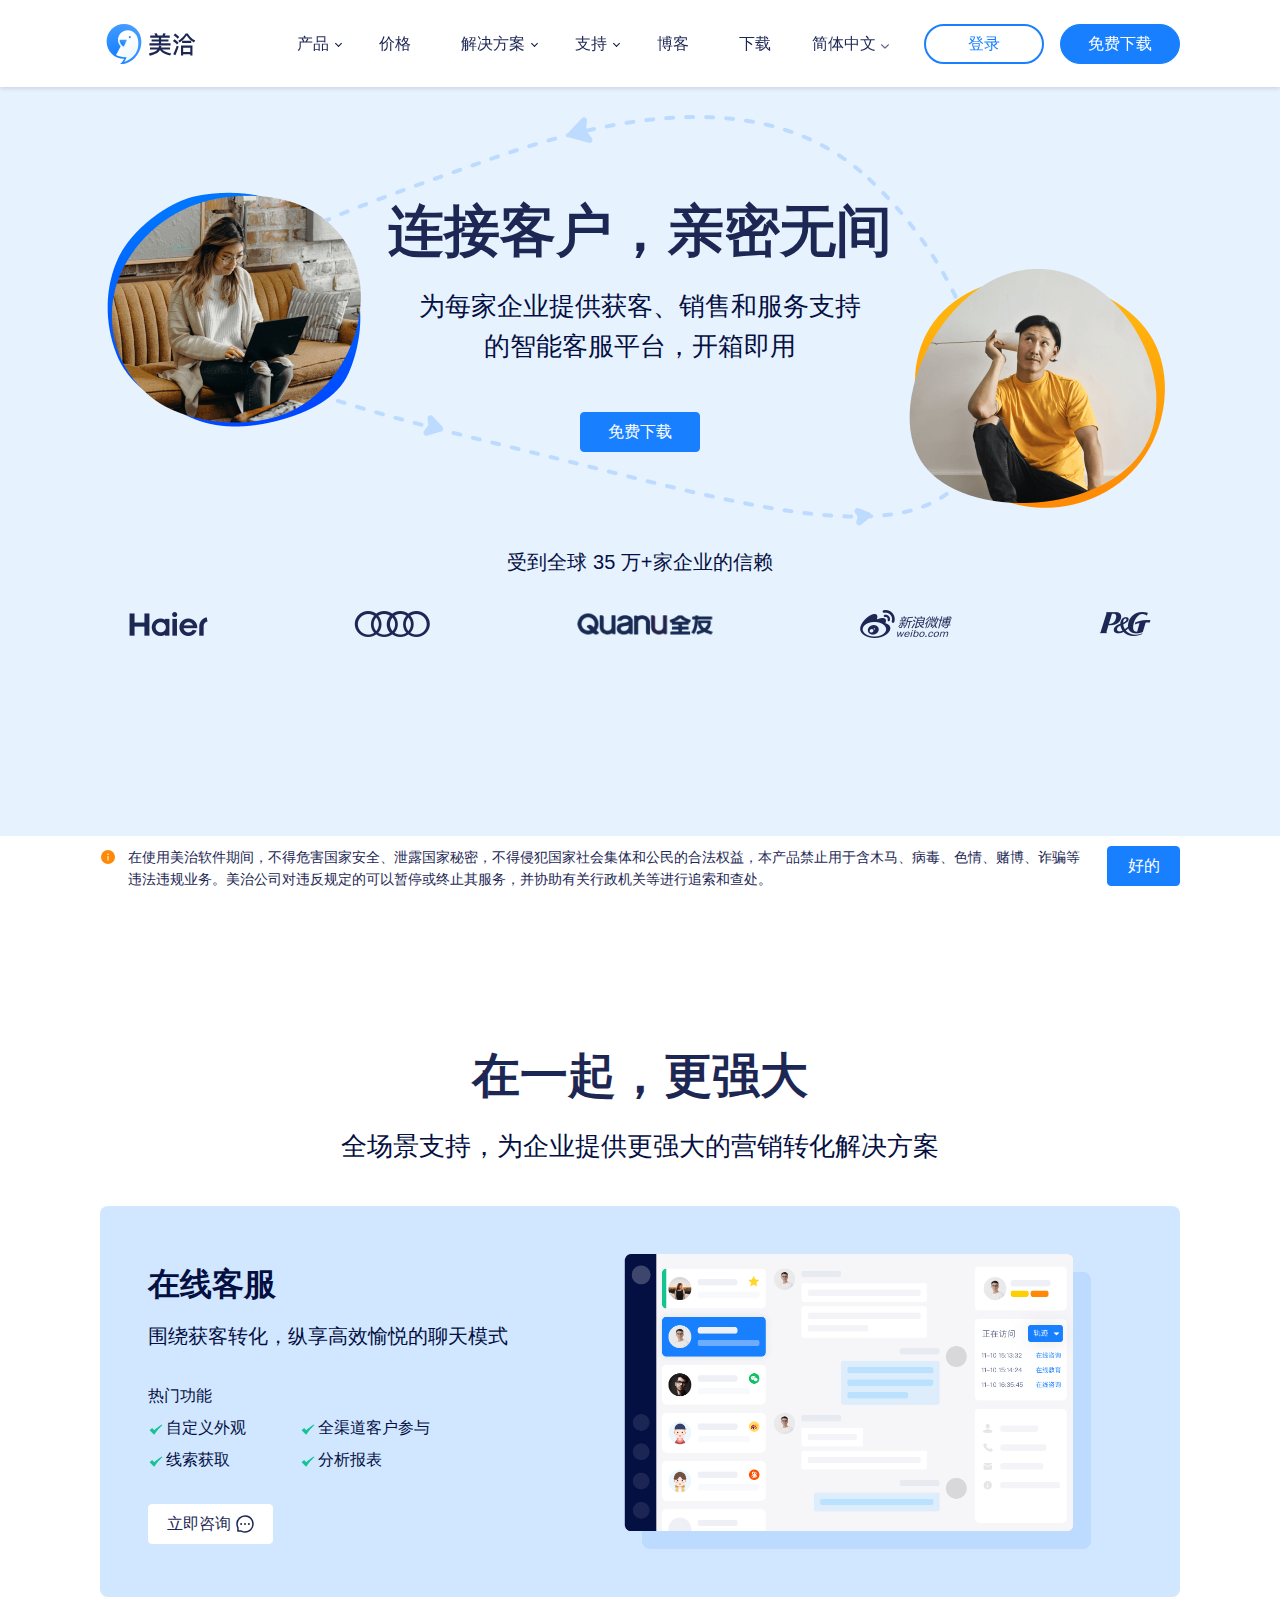
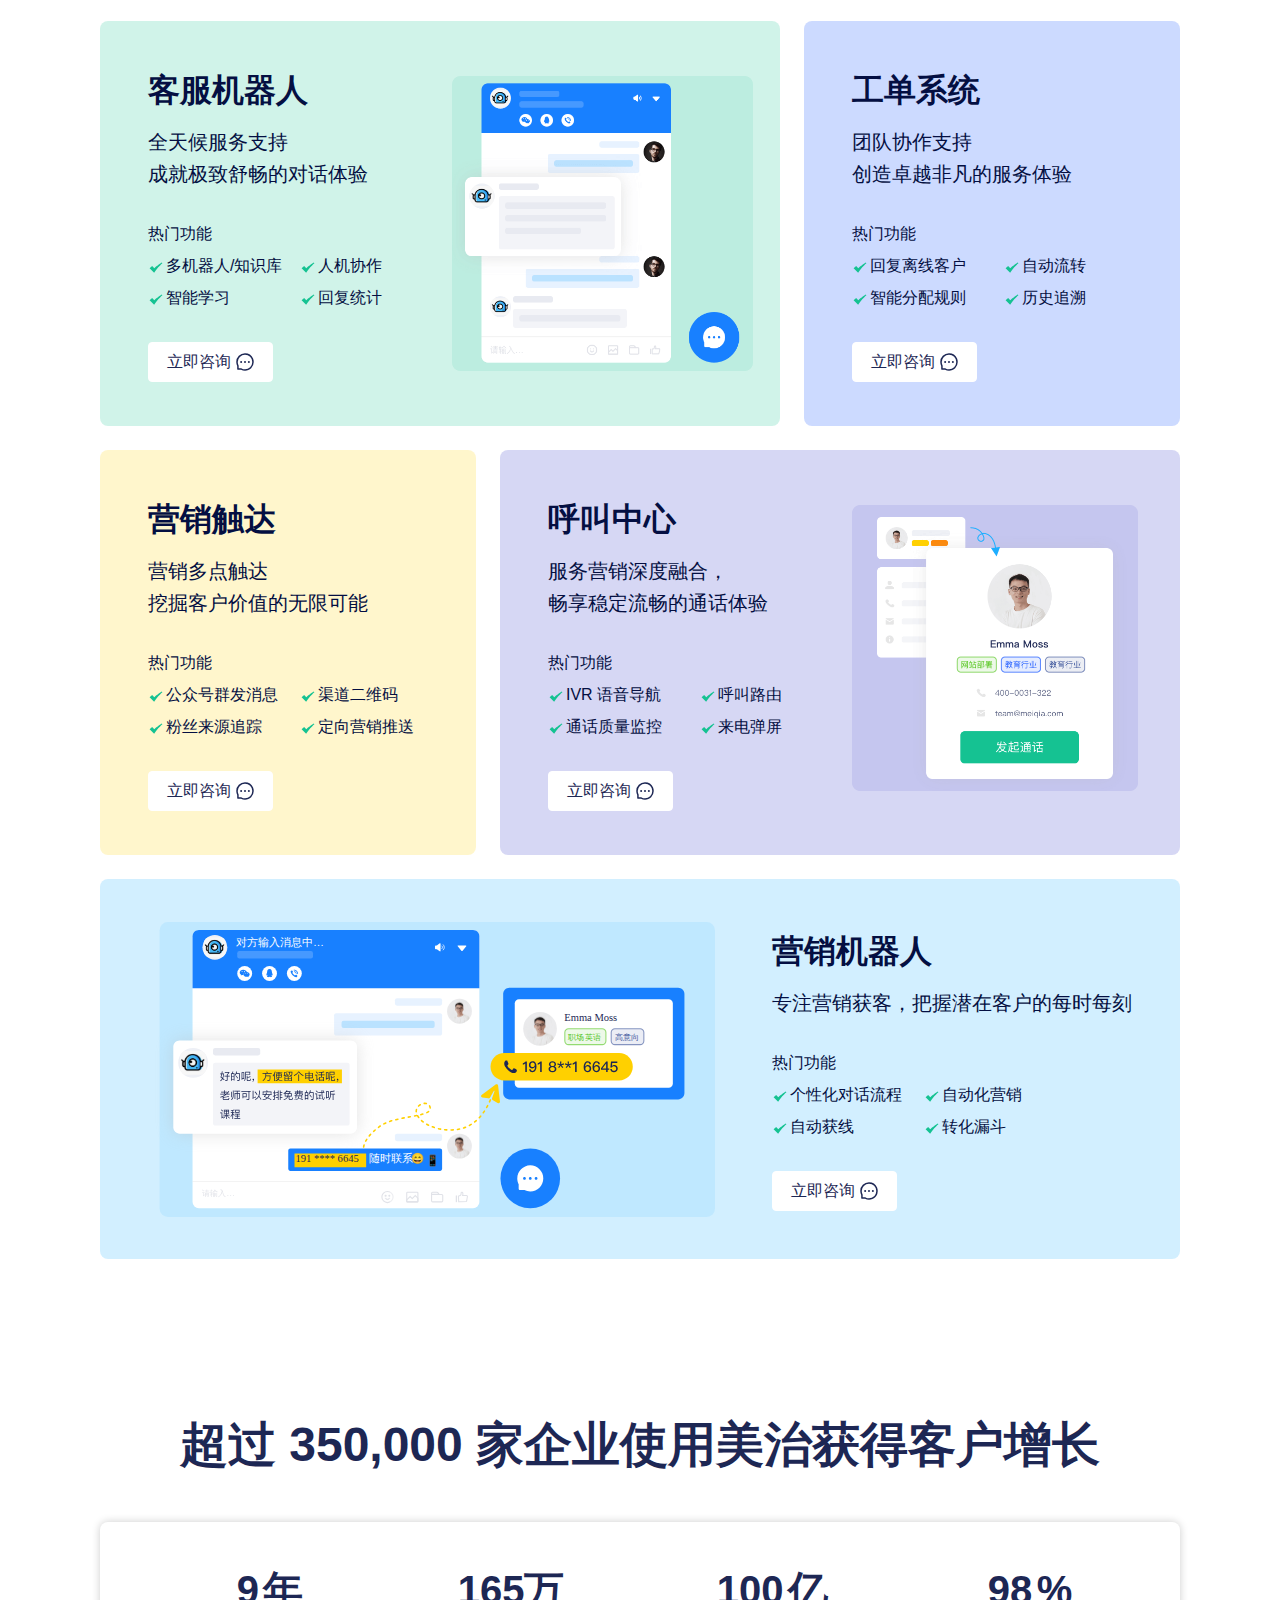
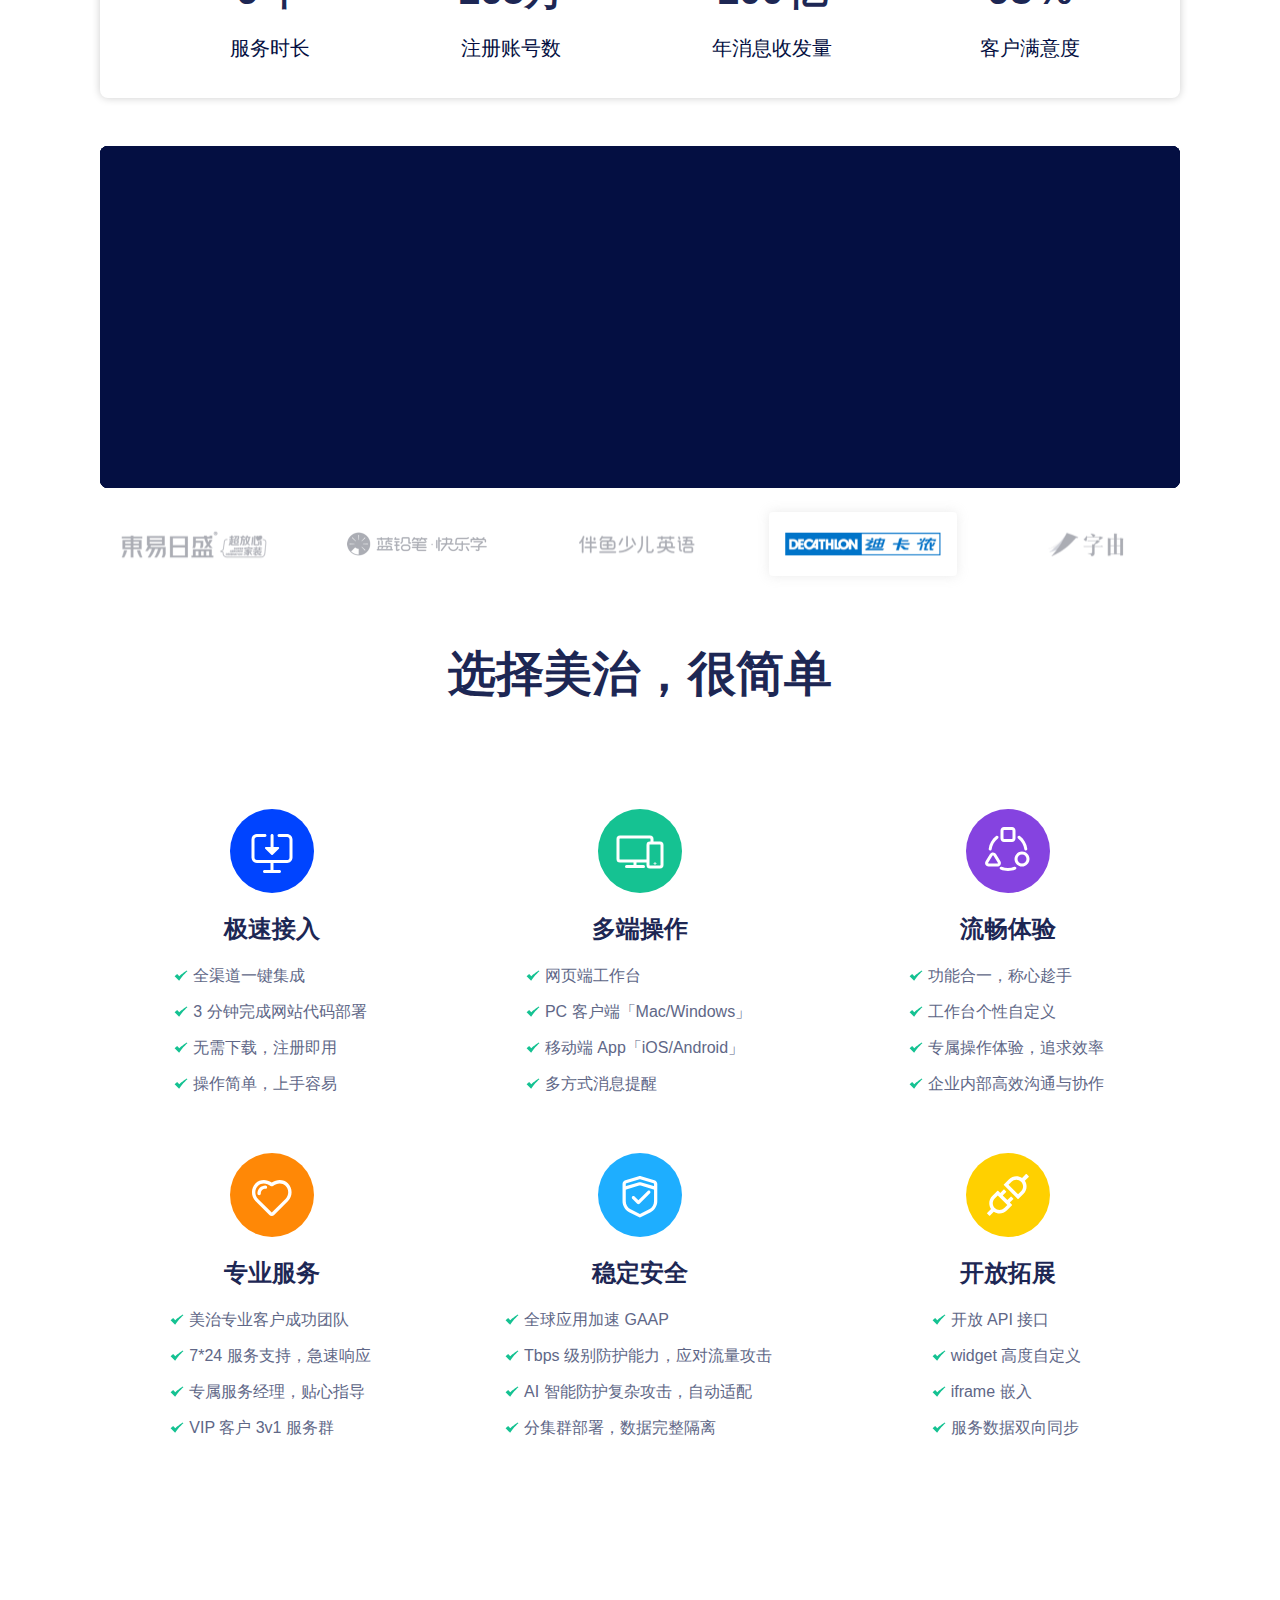
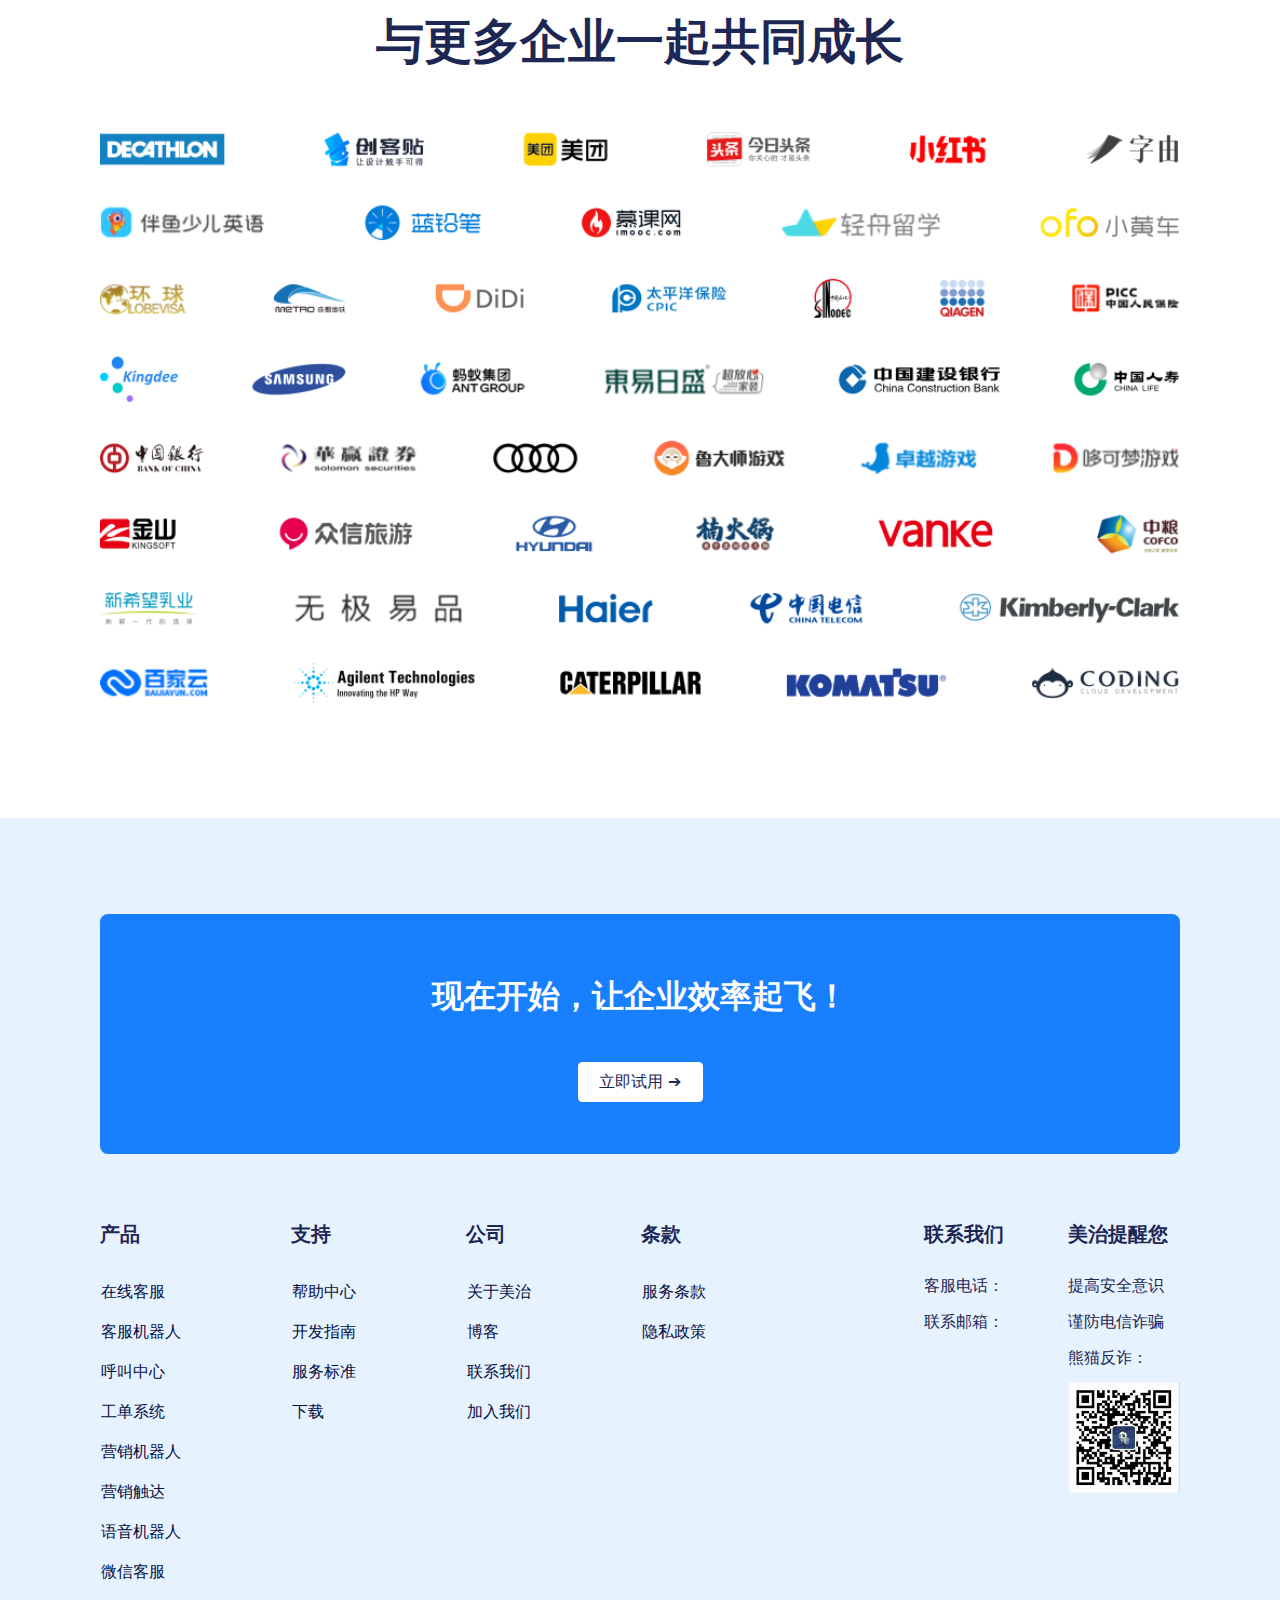
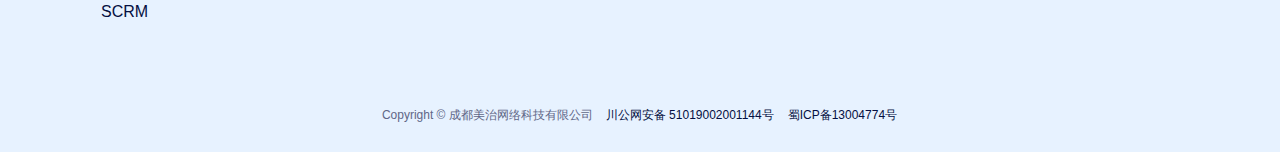
<file: index.html>
﻿<!DOCTYPE html>
<html>
   <head>      
      <meta http-equiv="Content-Type" content="text/html; charset=UTF-8">
      <meta name="viewport" content="initial-scale=1.0, width=device-width, user-scalable=no">
      <meta name="baidu-site-verification" content="code-ZyxFVoGtVj">
      <title>美治科技 | 一站式智能客服解决方案_在线客服系统_客服机器人_工单系统_呼叫中心 </title>
      <meta name="description" content="美治-全球智能云客服服务商,提供一体化服务营销解决方案.拥有在线客服,呼叫中心,客服机器人,工单系统,营销机器人,客服外包和私有化部署等产品,服务企业超35万家,覆盖十余种行业.致力于帮助企业获线与转化,提升客户服务质量与效率.">
      <meta name="keywords" content="美治,在线客服,在线客服系统,智能客服,智能客服系统,客服系统,AI机器人,营销机器人,工单系统,客服机器人,呼叫中心，呼叫系统,客服外包">
      <meta name="viewport" content="initial-scale=1.0, width=device-width, user-scalable=no">
      <meta name="baidu-site-verification" content="code-ZyxFVoGtVj">
      <meta name="next-head-count" content="9">
      <link rel="preload" href="resource/4778fadcf844610f.css" as="style">
      <link rel="stylesheet" href="resource/4778fadcf844610f.css" data-n-g="">
      <link rel="preload" href="resource/8b003f0fcafa809e.css" as="style">
      <link rel="stylesheet" href="resource/8b003f0fcafa809e.css" data-n-p="">
      <noscript data-n-css=""></noscript>
      <style data-styled="" data-styled-version="4.4.1"></style>
      <style data-styled="" data-styled-version="4.4.1"></style>
      <script id="beamerFaviconScript" type="text/javascript" src="resource/favico.js.download"></script>
   </head>
   <body data-new-gr-c-s-check-loaded="14.1107.0" data-gr-ext-installed="">
      <svg aria-hidden="true" style="position: absolute; width: 0px; height: 0px; overflow: hidden;">
         <symbol id="iconClose" viewbox="0 0 1024 1024">
            <path d="M563.84 512l262.4-312.96a7.936 7.936 0 0 0-6.016-13.056h-79.808a16.32 16.32 0 0 0-12.288 5.76L511.616 449.728 295.04 191.68a16 16 0 0 0-12.288-5.696H203.008a7.936 7.936 0 0 0-6.08 13.12L459.392 512l-262.464 312.96a7.936 7.936 0 0 0 6.08 13.056h79.808a16.32 16.32 0 0 0 12.288-5.76l216.512-258.048 216.512 258.112a16 16 0 0 0 12.288 5.696h79.808a7.936 7.936 0 0 0 6.08-13.12L563.776 512z"></path>
         </symbol>
         <symbol id="iconClose-Circle-Fill" viewbox="0 0 1024 1024">
            <path d="M512 64a448 448 0 1 0 0 896A448 448 0 0 0 512 64z m32 664a8 8 0 0 1-8 8h-48a8 8 0 0 1-8-8v-272c0-4.416 3.584-8 8-8h48c4.416 0 8 3.584 8 8v272zM512 384a48 48 0 1 1 0-96A48 48 0 0 1 512 384z"></path>
         </symbol>
         <symbol id="iconicon_star" viewbox="0 0 1024 1024">
            <path d="M512 810.666667l-224.426667 117.973333a42.666667 42.666667 0 0 1-61.866666-44.970667l42.837333-249.898666-181.589333-176.981334A42.666667 42.666667 0 0 1 110.592 384l250.922667-36.437333 112.213333-227.370667a42.666667 42.666667 0 0 1 76.544 0l112.213333 227.370667 250.88 36.437333a42.666667 42.666667 0 0 1 23.68 72.789333l-181.589333 176.981334 42.88 249.898666a42.666667 42.666667 0 0 1-61.909333 44.970667L512 810.666667z"></path>
         </symbol>
         <symbol id="iconchat" viewbox="0 0 1024 1024">
            <path d="M925.184 338.432A448.1536 448.1536 0 0 0 512 64h-2.048a446.976 446.976 0 0 0-445.952 450.0992 449.4848 449.4848 0 0 0 48.0256 199.8848v152.064c0 25.344 20.5824 45.9776 45.9776 45.9776h152.064a449.3824 449.3824 0 0 0 199.936 47.9744h2.0992c59.904 0 118.016-11.6224 172.6976-34.304a444.4672 444.4672 0 0 0 142.848-95.232 447.0784 447.0784 0 0 0 132.4032-316.5184 446.4128 446.4128 0 0 0-34.816-175.5648z m-151.04 437.9648A370.0224 370.0224 0 0 1 512 884.0192h-1.6896a373.2992 373.2992 0 0 1-173.1072-43.52l-8.3968-4.5056h-140.8v-140.8l-4.5056-8.3968a373.3504 373.3504 0 0 1-43.52-173.056A369.7152 369.7152 0 0 1 247.6032 249.856a369.152 369.152 0 0 1 262.8096-109.9264h1.6896a370.176 370.176 0 0 1 263.168 108.9024 370.5344 370.5344 0 0 1 108.9024 264.8064 370.5856 370.5856 0 0 1-110.08 262.7072z"></path>
            <path d="M313.856 512m-51.2 0a51.2 51.2 0 1 0 102.4 0 51.2 51.2 0 1 0-102.4 0Z"></path>
            <path d="M512 512m-51.2 0a51.2 51.2 0 1 0 102.4 0 51.2 51.2 0 1 0-102.4 0Z"></path>
            <path d="M710.144 512m-51.2 0a51.2 51.2 0 1 0 102.4 0 51.2 51.2 0 1 0-102.4 0Z"></path>
         </symbol>
         <symbol id="icontoutubg" viewbox="0 0 1627 1024">
            <path d="M962.065181 649.489181c24.359517 19.019597 48.944107 36.04102 73.126658 52.244618l6.585557 4.398389 7.497879 4.985986 22.272 14.758658 3.676779 2.443168 7.310604 4.876027 2.474094 1.657986 4.931006 3.314255c1.637369 1.104752 3.27302 2.211221 4.901799 3.315974l4.876027 3.322845 4.508349 3.097772c73.423893 50.641611 136.377557 104.728054 168.011597 201.616322A506.648054 506.648054 0 0 1 1290.257181 1024H0.910604c12.181477-91.043221 43.298362-179.505826 92.936591-255.941584 93.994953-146.222389 254.702819-249.117208 416.905449-266.965047 161.515383-18.29455 325.21106 48.904591 451.312537 148.394094zM1622.607034 0c8.044242 73.709101 1.448376 148.926711-21.287517 218.902336-44.913396 140.444349-154.012349 260.03243-283.012296 310.263409-128.340188 50.444027-277.242846 31.31447-402.428563-22.524564-25.079409-10.635168-49.883919-19.450846-74.130041-27.68408l-7.255624-2.455195-10.819006-3.630389-14.289611-4.790121-9.518389-3.212886-4.853692-1.65455-4.831355-1.659705-2.407088-0.833289-4.798711-1.673449-4.776376-1.687195-4.752322-1.700939c-69.534067-25.084564-131.39157-55.795973-177.638228-126.773262C533.072752 231.937718 515.004993 120.636134 531.397584 0h1091.20945z"></path>
         </symbol>
         <symbol id="iconicon_search" viewbox="0 0 1024 1024">
            <path d="M909.5936 854.5024L649.9072 594.7904a297.3184 297.3184 0 0 0 62.08-182.784c0-80.2048-31.2832-155.392-87.8848-212.096a297.7792 297.7792 0 0 0-212.096-87.9104 298.1888 298.1888 0 0 0-212.096 87.9104 297.6256 297.6256 0 0 0-87.9104 212.096c0 80.1024 31.3088 155.4944 87.9104 212.096a297.6256 297.6256 0 0 0 212.096 87.8848c66.9952 0 130.5856-21.7856 182.6816-61.9776l259.712 259.584a8.192 8.192 0 0 0 11.5968 0l43.5968-43.4944a8.192 8.192 0 0 0 0-11.5968zM570.3936 570.368a222.7968 222.7968 0 0 1-158.3872 65.6128 222.7968 222.7968 0 0 1-158.4128-65.6128 222.7968 222.7968 0 0 1-65.5872-158.3872c0-59.8016 23.296-116.096 65.5872-158.4128a222.7968 222.7968 0 0 1 158.4128-65.5872 222.208 222.208 0 0 1 158.3872 65.5872 222.7968 222.7968 0 0 1 65.6128 158.4128c0 59.8016-23.296 116.096-65.6128 158.3872z"></path>
         </symbol>
         <symbol id="iconicon_on" viewbox="0 0 1024 1024">
            <path d="M240.48 416l45.248-45.248L512 597.056l226.24-226.304L783.52 416 512 687.52z"></path>
         </symbol>
         <symbol id="iconicon_off" viewbox="0 0 1024 1024">
            <path d="M783.52 576l-45.248 45.248L512 394.944l-226.24 226.304L240.48 576 512 304.48z"></path>
         </symbol>
         <symbol id="iconicon_phone" viewbox="0 0 1024 1024">
            <path d="M512 96a414.016 414.016 0 0 1 294.272 121.728A414.528 414.528 0 0 1 928 513.92a415.104 415.104 0 0 1-415.872 414.08h-1.92a417.28 417.28 0 0 1-185.664-44.544H183.296a42.688 42.688 0 0 1-42.688-42.688v-141.12a417.344 417.344 0 0 1-12.8-348.032A412.224 412.224 0 0 1 216.32 218.88 415.04 415.04 0 0 1 510.144 96zM355.968 320a40.768 40.768 0 0 0-29.376 13.696c-10.112 11.072-38.592 37.76-38.592 92.032 0 54.144 39.488 106.688 44.928 114.048 5.568 7.424 77.696 118.656 188.352 166.528 70.016 30.208 97.408 32.768 132.48 27.584 21.248-3.2 65.152-26.56 74.24-52.48 9.088-25.792 9.088-47.936 6.4-52.48-2.688-4.928-10.112-7.68-20.992-13.056l-11.072-5.504c-19.84-9.792-56.128-27.392-64.256-30.272-10.112-3.84-17.472-5.568-24.768 5.632-7.424 11.072-28.416 35.776-35.008 43.264-6.4 7.424-12.928 8.32-23.808 2.816-64.768-32.384-107.264-57.792-150.016-131.136-11.264-19.456 11.328-18.048 32.448-60.16 3.584-7.424 1.792-13.696-1.024-19.328-2.816-5.568-24.832-59.776-33.984-81.92-8.96-21.44-18.112-18.432-24.832-18.88C370.688 320 363.392 320 355.968 320z"></path>
         </symbol>
         <symbol id="iconicon_location" viewbox="0 0 1024 1024">
            <path d="M512 67.008a375.04 375.04 0 0 1 262.72 106.368c34.176 33.408 61.056 72.32 79.872 115.712 19.52 44.992 29.44 92.8 29.44 142.016 0 70.72-16.96 140.928-50.304 208.64-26.752 54.4-64 107.648-111.04 158.08a893.12 893.12 0 0 1-188.416 152.96 43.648 43.648 0 0 1-44.8 0 893.12 893.12 0 0 1-188.352-152.96c-47.04-50.56-84.288-103.68-111.04-158.08-33.152-67.84-50.112-138.176-50.112-208.768 0-49.152 9.92-96.96 29.44-141.952a363.584 363.584 0 0 1 79.872-115.712 372.48 372.48 0 0 1 118.208-77.824A376.832 376.832 0 0 1 512 67.008z m0 243.968a128 128 0 1 0 0 256 128 128 0 0 0 0-256z"></path>
         </symbol>
         <symbol id="iconicon_pc" viewbox="0 0 1024 1024">
            <path d="M938.666667 547.541333V938.666667l-426.666667-53.333334v-337.792h426.666667z m-853.333334 0h355.541334v328.917334L85.333333 832v-284.501333z m853.333334-71.082666H512V138.666667L938.666667 85.333333v391.125334zM440.874667 147.541333v328.874667H85.333333V192l355.541334-44.458667z"></path>
         </symbol>
         <symbol id="iconicon_apple" viewbox="0 0 1024 1024">
            <path d="M748.672 546.602667c-1.152-117.504 94.250667-173.824 98.474667-176.64-53.589333-79.744-137.130667-90.624-166.826667-91.904-71.082667-7.296-138.666667 42.538667-174.762667 42.538666-35.968 0-91.648-41.472-150.613333-40.362666-77.44 1.152-148.864 45.781333-188.714667 116.309333-80.512 141.952-20.650667 352.213333 57.813334 467.370667 38.314667 56.32 84.053333 119.637333 144.042666 117.333333 57.770667-2.304 79.658667-37.973333 149.504-37.973333s89.514667 37.973333 150.656 36.821333c62.165333-1.152 101.589333-57.386667 139.648-113.92 44.032-65.365333 62.165333-128.682667 63.232-131.925333-1.365333-0.64-121.258667-47.317333-122.453333-187.648z m-124.330667-341.589334c33.706667-43.050667 56.405333-102.784 50.176-162.346666-48.512 2.133333-107.306667 34.048-142.08 76.970666-31.232 38.101333-58.581333 98.901333-51.2 157.312 54.101333 4.437333 109.397333-29.013333 143.104-71.936z"></path>
         </symbol>
         <symbol id="iconicon_android" viewbox="0 0 1024 1024">
            <path d="M633.813333 245.12v-41.386667h-39.978666v41.386667h39.978666z m-203.648 0v-41.386667h-39.978666v41.386667h39.978666z m224.597334-114.858667c67.2 47.658667 100.821333 112.341333 100.821333 193.92H268.416c0-82.858667 32.981333-147.498667 98.986667-193.92L314.026667 77.482667c-10.154667-10.026667-10.154667-19.456 0-28.245334 10.154667-8.746667 19.669333-8.746667 28.586666 0l60.885334 60.288A227.157333 227.157333 0 0 1 512 83.157333c38.058667 0 73.557333 8.789333 106.581333 26.368l60.885334-60.288c10.154667-8.746667 19.626667-8.746667 28.544 0 8.874667 8.789333 8.874667 18.218667 0 28.245334l-53.248 52.778666z m201.685333 235.392c16.469333 0 30.72 5.973333 42.837333 17.877334 12.032 11.946667 18.090667 26.026667 18.048 42.368v280.576c0 17.536-6.016 32-18.048 43.306666a60.501333 60.501333 0 0 1-42.837333 16.938667c-16.512 0-30.805333-5.674667-42.837333-16.938667-12.032-11.306667-18.090667-25.770667-18.090667-43.306666V425.898667c0-16.298667 6.058667-30.421333 18.090667-42.368 12.032-11.946667 26.325333-17.92 42.837333-17.92z m-688.896 0c16.512 0 30.762667 5.973333 42.837333 17.877334 12.074667 11.946667 18.090667 26.026667 18.090667 42.368v280.576c0 17.536-6.058667 32-18.090667 43.306666a60.501333 60.501333 0 0 1-42.837333 16.938667c-16.512 0-30.762667-5.674667-42.837333-16.938667-12.032-11.306667-18.048-25.770667-18.048-43.306666V425.898667c0-16.298667 6.016-30.421333 18.048-42.368 12.074667-11.946667 26.325333-17.92 42.837333-17.92z m100.864 401.066667v-401.066667h487.168v401.066667c0 11.306667-3.797333 20.693333-11.392 28.245333a38.954667 38.954667 0 0 1-28.586667 11.264h-41.813333v141.226667c0 17.621333-6.016 32-18.090667 43.349333a60.501333 60.501333 0 0 1-42.794666 16.938667c-16.512 0-30.805333-5.632-42.837334-16.938667-12.074667-11.306667-18.090667-25.728-18.090666-43.306666v-141.226667h-79.914667v141.226667c0 17.578667-6.016 32-18.090667 43.306666a60.501333 60.501333 0 0 1-42.837333 16.938667c-16.512 0-30.762667-5.632-42.794667-16.938667-12.074667-11.306667-18.090667-25.728-18.090666-43.306666v-141.226667h-41.813334a38.954667 38.954667 0 0 1-39.978666-39.552H268.373333z"></path>
         </symbol>
         <symbol id="iconicon_check_01" viewbox="0 0 1024 1024">
            <path d="M391.424 819.2a3681.6384 3681.6384 0 0 1 214.7328-285.8496c34.816-41.984 67.4304-80.1792 98.6624-114.5344a2392.064 2392.064 0 0 1 83.3024-86.3744C834.0992 286.72 887.808 236.0832 921.6 214.3744L878.4384 153.6c-62.5664 41.6256-122.7776 86.016-169.2672 120.1664-27.0848 19.9168-52.224 39.0144-75.9296 57.2416-23.4496 18.0736-47.6672 37.888-73.216 58.6752a3958.3744 3958.3744 0 0 0-156.5696 134.7584L264.96 385.4336 102.4 521.6256 391.424 819.2z"></path>
         </symbol>
      </svg>
      <svg aria-hidden="true" style="position: absolute; width: 0px; height: 0px; overflow: hidden;">
         <symbol id="iconClose" viewbox="0 0 1024 1024">
            <path d="M563.84 512l262.4-312.96a7.936 7.936 0 0 0-6.016-13.056h-79.808a16.32 16.32 0 0 0-12.288 5.76L511.616 449.728 295.04 191.68a16 16 0 0 0-12.288-5.696H203.008a7.936 7.936 0 0 0-6.08 13.12L459.392 512l-262.464 312.96a7.936 7.936 0 0 0 6.08 13.056h79.808a16.32 16.32 0 0 0 12.288-5.76l216.512-258.048 216.512 258.112a16 16 0 0 0 12.288 5.696h79.808a7.936 7.936 0 0 0 6.08-13.12L563.776 512z"></path>
         </symbol>
         <symbol id="iconClose-Circle-Fill" viewbox="0 0 1024 1024">
            <path d="M512 64a448 448 0 1 0 0 896A448 448 0 0 0 512 64z m32 664a8 8 0 0 1-8 8h-48a8 8 0 0 1-8-8v-272c0-4.416 3.584-8 8-8h48c4.416 0 8 3.584 8 8v272zM512 384a48 48 0 1 1 0-96A48 48 0 0 1 512 384z"></path>
         </symbol>
         <symbol id="iconicon_star" viewbox="0 0 1024 1024">
            <path d="M512 810.666667l-224.426667 117.973333a42.666667 42.666667 0 0 1-61.866666-44.970667l42.837333-249.898666-181.589333-176.981334A42.666667 42.666667 0 0 1 110.592 384l250.922667-36.437333 112.213333-227.370667a42.666667 42.666667 0 0 1 76.544 0l112.213333 227.370667 250.88 36.437333a42.666667 42.666667 0 0 1 23.68 72.789333l-181.589333 176.981334 42.88 249.898666a42.666667 42.666667 0 0 1-61.909333 44.970667L512 810.666667z"></path>
         </symbol>
         <symbol id="iconchat" viewbox="0 0 1024 1024">
            <path d="M925.184 338.432A448.1536 448.1536 0 0 0 512 64h-2.048a446.976 446.976 0 0 0-445.952 450.0992 449.4848 449.4848 0 0 0 48.0256 199.8848v152.064c0 25.344 20.5824 45.9776 45.9776 45.9776h152.064a449.3824 449.3824 0 0 0 199.936 47.9744h2.0992c59.904 0 118.016-11.6224 172.6976-34.304a444.4672 444.4672 0 0 0 142.848-95.232 447.0784 447.0784 0 0 0 132.4032-316.5184 446.4128 446.4128 0 0 0-34.816-175.5648z m-151.04 437.9648A370.0224 370.0224 0 0 1 512 884.0192h-1.6896a373.2992 373.2992 0 0 1-173.1072-43.52l-8.3968-4.5056h-140.8v-140.8l-4.5056-8.3968a373.3504 373.3504 0 0 1-43.52-173.056A369.7152 369.7152 0 0 1 247.6032 249.856a369.152 369.152 0 0 1 262.8096-109.9264h1.6896a370.176 370.176 0 0 1 263.168 108.9024 370.5344 370.5344 0 0 1 108.9024 264.8064 370.5856 370.5856 0 0 1-110.08 262.7072z"></path>
            <path d="M313.856 512m-51.2 0a51.2 51.2 0 1 0 102.4 0 51.2 51.2 0 1 0-102.4 0Z"></path>
            <path d="M512 512m-51.2 0a51.2 51.2 0 1 0 102.4 0 51.2 51.2 0 1 0-102.4 0Z"></path>
            <path d="M710.144 512m-51.2 0a51.2 51.2 0 1 0 102.4 0 51.2 51.2 0 1 0-102.4 0Z"></path>
         </symbol>
         <symbol id="icontoutubg" viewbox="0 0 1627 1024">
            <path d="M962.065181 649.489181c24.359517 19.019597 48.944107 36.04102 73.126658 52.244618l6.585557 4.398389 7.497879 4.985986 22.272 14.758658 3.676779 2.443168 7.310604 4.876027 2.474094 1.657986 4.931006 3.314255c1.637369 1.104752 3.27302 2.211221 4.901799 3.315974l4.876027 3.322845 4.508349 3.097772c73.423893 50.641611 136.377557 104.728054 168.011597 201.616322A506.648054 506.648054 0 0 1 1290.257181 1024H0.910604c12.181477-91.043221 43.298362-179.505826 92.936591-255.941584 93.994953-146.222389 254.702819-249.117208 416.905449-266.965047 161.515383-18.29455 325.21106 48.904591 451.312537 148.394094zM1622.607034 0c8.044242 73.709101 1.448376 148.926711-21.287517 218.902336-44.913396 140.444349-154.012349 260.03243-283.012296 310.263409-128.340188 50.444027-277.242846 31.31447-402.428563-22.524564-25.079409-10.635168-49.883919-19.450846-74.130041-27.68408l-7.255624-2.455195-10.819006-3.630389-14.289611-4.790121-9.518389-3.212886-4.853692-1.65455-4.831355-1.659705-2.407088-0.833289-4.798711-1.673449-4.776376-1.687195-4.752322-1.700939c-69.534067-25.084564-131.39157-55.795973-177.638228-126.773262C533.072752 231.937718 515.004993 120.636134 531.397584 0h1091.20945z"></path>
         </symbol>
         <symbol id="iconicon_search" viewbox="0 0 1024 1024">
            <path d="M909.5936 854.5024L649.9072 594.7904a297.3184 297.3184 0 0 0 62.08-182.784c0-80.2048-31.2832-155.392-87.8848-212.096a297.7792 297.7792 0 0 0-212.096-87.9104 298.1888 298.1888 0 0 0-212.096 87.9104 297.6256 297.6256 0 0 0-87.9104 212.096c0 80.1024 31.3088 155.4944 87.9104 212.096a297.6256 297.6256 0 0 0 212.096 87.8848c66.9952 0 130.5856-21.7856 182.6816-61.9776l259.712 259.584a8.192 8.192 0 0 0 11.5968 0l43.5968-43.4944a8.192 8.192 0 0 0 0-11.5968zM570.3936 570.368a222.7968 222.7968 0 0 1-158.3872 65.6128 222.7968 222.7968 0 0 1-158.4128-65.6128 222.7968 222.7968 0 0 1-65.5872-158.3872c0-59.8016 23.296-116.096 65.5872-158.4128a222.7968 222.7968 0 0 1 158.4128-65.5872 222.208 222.208 0 0 1 158.3872 65.5872 222.7968 222.7968 0 0 1 65.6128 158.4128c0 59.8016-23.296 116.096-65.6128 158.3872z"></path>
         </symbol>
         <symbol id="iconicon_on" viewbox="0 0 1024 1024">
            <path d="M240.48 416l45.248-45.248L512 597.056l226.24-226.304L783.52 416 512 687.52z"></path>
         </symbol>
         <symbol id="iconicon_off" viewbox="0 0 1024 1024">
            <path d="M783.52 576l-45.248 45.248L512 394.944l-226.24 226.304L240.48 576 512 304.48z"></path>
         </symbol>
         <symbol id="iconicon_phone" viewbox="0 0 1024 1024">
            <path d="M512 96a414.016 414.016 0 0 1 294.272 121.728A414.528 414.528 0 0 1 928 513.92a415.104 415.104 0 0 1-415.872 414.08h-1.92a417.28 417.28 0 0 1-185.664-44.544H183.296a42.688 42.688 0 0 1-42.688-42.688v-141.12a417.344 417.344 0 0 1-12.8-348.032A412.224 412.224 0 0 1 216.32 218.88 415.04 415.04 0 0 1 510.144 96zM355.968 320a40.768 40.768 0 0 0-29.376 13.696c-10.112 11.072-38.592 37.76-38.592 92.032 0 54.144 39.488 106.688 44.928 114.048 5.568 7.424 77.696 118.656 188.352 166.528 70.016 30.208 97.408 32.768 132.48 27.584 21.248-3.2 65.152-26.56 74.24-52.48 9.088-25.792 9.088-47.936 6.4-52.48-2.688-4.928-10.112-7.68-20.992-13.056l-11.072-5.504c-19.84-9.792-56.128-27.392-64.256-30.272-10.112-3.84-17.472-5.568-24.768 5.632-7.424 11.072-28.416 35.776-35.008 43.264-6.4 7.424-12.928 8.32-23.808 2.816-64.768-32.384-107.264-57.792-150.016-131.136-11.264-19.456 11.328-18.048 32.448-60.16 3.584-7.424 1.792-13.696-1.024-19.328-2.816-5.568-24.832-59.776-33.984-81.92-8.96-21.44-18.112-18.432-24.832-18.88C370.688 320 363.392 320 355.968 320z"></path>
         </symbol>
         <symbol id="iconicon_location" viewbox="0 0 1024 1024">
            <path d="M512 67.008a375.04 375.04 0 0 1 262.72 106.368c34.176 33.408 61.056 72.32 79.872 115.712 19.52 44.992 29.44 92.8 29.44 142.016 0 70.72-16.96 140.928-50.304 208.64-26.752 54.4-64 107.648-111.04 158.08a893.12 893.12 0 0 1-188.416 152.96 43.648 43.648 0 0 1-44.8 0 893.12 893.12 0 0 1-188.352-152.96c-47.04-50.56-84.288-103.68-111.04-158.08-33.152-67.84-50.112-138.176-50.112-208.768 0-49.152 9.92-96.96 29.44-141.952a363.584 363.584 0 0 1 79.872-115.712 372.48 372.48 0 0 1 118.208-77.824A376.832 376.832 0 0 1 512 67.008z m0 243.968a128 128 0 1 0 0 256 128 128 0 0 0 0-256z"></path>
         </symbol>
         <symbol id="iconicon_pc" viewbox="0 0 1024 1024">
            <path d="M938.666667 547.541333V938.666667l-426.666667-53.333334v-337.792h426.666667z m-853.333334 0h355.541334v328.917334L85.333333 832v-284.501333z m853.333334-71.082666H512V138.666667L938.666667 85.333333v391.125334zM440.874667 147.541333v328.874667H85.333333V192l355.541334-44.458667z"></path>
         </symbol>
         <symbol id="iconicon_apple" viewbox="0 0 1024 1024">
            <path d="M748.672 546.602667c-1.152-117.504 94.250667-173.824 98.474667-176.64-53.589333-79.744-137.130667-90.624-166.826667-91.904-71.082667-7.296-138.666667 42.538667-174.762667 42.538666-35.968 0-91.648-41.472-150.613333-40.362666-77.44 1.152-148.864 45.781333-188.714667 116.309333-80.512 141.952-20.650667 352.213333 57.813334 467.370667 38.314667 56.32 84.053333 119.637333 144.042666 117.333333 57.770667-2.304 79.658667-37.973333 149.504-37.973333s89.514667 37.973333 150.656 36.821333c62.165333-1.152 101.589333-57.386667 139.648-113.92 44.032-65.365333 62.165333-128.682667 63.232-131.925333-1.365333-0.64-121.258667-47.317333-122.453333-187.648z m-124.330667-341.589334c33.706667-43.050667 56.405333-102.784 50.176-162.346666-48.512 2.133333-107.306667 34.048-142.08 76.970666-31.232 38.101333-58.581333 98.901333-51.2 157.312 54.101333 4.437333 109.397333-29.013333 143.104-71.936z"></path>
         </symbol>
         <symbol id="iconicon_android" viewbox="0 0 1024 1024">
            <path d="M633.813333 245.12v-41.386667h-39.978666v41.386667h39.978666z m-203.648 0v-41.386667h-39.978666v41.386667h39.978666z m224.597334-114.858667c67.2 47.658667 100.821333 112.341333 100.821333 193.92H268.416c0-82.858667 32.981333-147.498667 98.986667-193.92L314.026667 77.482667c-10.154667-10.026667-10.154667-19.456 0-28.245334 10.154667-8.746667 19.669333-8.746667 28.586666 0l60.885334 60.288A227.157333 227.157333 0 0 1 512 83.157333c38.058667 0 73.557333 8.789333 106.581333 26.368l60.885334-60.288c10.154667-8.746667 19.626667-8.746667 28.544 0 8.874667 8.789333 8.874667 18.218667 0 28.245334l-53.248 52.778666z m201.685333 235.392c16.469333 0 30.72 5.973333 42.837333 17.877334 12.032 11.946667 18.090667 26.026667 18.048 42.368v280.576c0 17.536-6.016 32-18.048 43.306666a60.501333 60.501333 0 0 1-42.837333 16.938667c-16.512 0-30.805333-5.674667-42.837333-16.938667-12.032-11.306667-18.090667-25.770667-18.090667-43.306666V425.898667c0-16.298667 6.058667-30.421333 18.090667-42.368 12.032-11.946667 26.325333-17.92 42.837333-17.92z m-688.896 0c16.512 0 30.762667 5.973333 42.837333 17.877334 12.074667 11.946667 18.090667 26.026667 18.090667 42.368v280.576c0 17.536-6.058667 32-18.090667 43.306666a60.501333 60.501333 0 0 1-42.837333 16.938667c-16.512 0-30.762667-5.674667-42.837333-16.938667-12.032-11.306667-18.048-25.770667-18.048-43.306666V425.898667c0-16.298667 6.016-30.421333 18.048-42.368 12.074667-11.946667 26.325333-17.92 42.837333-17.92z m100.864 401.066667v-401.066667h487.168v401.066667c0 11.306667-3.797333 20.693333-11.392 28.245333a38.954667 38.954667 0 0 1-28.586667 11.264h-41.813333v141.226667c0 17.621333-6.016 32-18.090667 43.349333a60.501333 60.501333 0 0 1-42.794666 16.938667c-16.512 0-30.805333-5.632-42.837334-16.938667-12.074667-11.306667-18.090667-25.728-18.090666-43.306666v-141.226667h-79.914667v141.226667c0 17.578667-6.016 32-18.090667 43.306666a60.501333 60.501333 0 0 1-42.837333 16.938667c-16.512 0-30.762667-5.632-42.794667-16.938667-12.074667-11.306667-18.090667-25.728-18.090666-43.306666v-141.226667h-41.813334a38.954667 38.954667 0 0 1-39.978666-39.552H268.373333z"></path>
         </symbol>
         <symbol id="iconicon_check_01" viewbox="0 0 1024 1024">
            <path d="M391.424 819.2a3681.6384 3681.6384 0 0 1 214.7328-285.8496c34.816-41.984 67.4304-80.1792 98.6624-114.5344a2392.064 2392.064 0 0 1 83.3024-86.3744C834.0992 286.72 887.808 236.0832 921.6 214.3744L878.4384 153.6c-62.5664 41.6256-122.7776 86.016-169.2672 120.1664-27.0848 19.9168-52.224 39.0144-75.9296 57.2416-23.4496 18.0736-47.6672 37.888-73.216 58.6752a3958.3744 3958.3744 0 0 0-156.5696 134.7584L264.96 385.4336 102.4 521.6256 391.424 819.2z"></path>
         </symbol>
      </svg>
      <svg aria-hidden="true" style="position: absolute; width: 0px; height: 0px; overflow: hidden;">
         <symbol id="iconClose" viewbox="0 0 1024 1024">
            <path d="M563.84 512l262.4-312.96a7.936 7.936 0 0 0-6.016-13.056h-79.808a16.32 16.32 0 0 0-12.288 5.76L511.616 449.728 295.04 191.68a16 16 0 0 0-12.288-5.696H203.008a7.936 7.936 0 0 0-6.08 13.12L459.392 512l-262.464 312.96a7.936 7.936 0 0 0 6.08 13.056h79.808a16.32 16.32 0 0 0 12.288-5.76l216.512-258.048 216.512 258.112a16 16 0 0 0 12.288 5.696h79.808a7.936 7.936 0 0 0 6.08-13.12L563.776 512z"></path>
         </symbol>
         <symbol id="iconClose-Circle-Fill" viewbox="0 0 1024 1024">
            <path d="M512 64a448 448 0 1 0 0 896A448 448 0 0 0 512 64z m32 664a8 8 0 0 1-8 8h-48a8 8 0 0 1-8-8v-272c0-4.416 3.584-8 8-8h48c4.416 0 8 3.584 8 8v272zM512 384a48 48 0 1 1 0-96A48 48 0 0 1 512 384z"></path>
         </symbol>
         <symbol id="iconicon_star" viewbox="0 0 1024 1024">
            <path d="M512 810.666667l-224.426667 117.973333a42.666667 42.666667 0 0 1-61.866666-44.970667l42.837333-249.898666-181.589333-176.981334A42.666667 42.666667 0 0 1 110.592 384l250.922667-36.437333 112.213333-227.370667a42.666667 42.666667 0 0 1 76.544 0l112.213333 227.370667 250.88 36.437333a42.666667 42.666667 0 0 1 23.68 72.789333l-181.589333 176.981334 42.88 249.898666a42.666667 42.666667 0 0 1-61.909333 44.970667L512 810.666667z"></path>
         </symbol>
         <symbol id="iconchat" viewbox="0 0 1024 1024">
            <path d="M925.184 338.432A448.1536 448.1536 0 0 0 512 64h-2.048a446.976 446.976 0 0 0-445.952 450.0992 449.4848 449.4848 0 0 0 48.0256 199.8848v152.064c0 25.344 20.5824 45.9776 45.9776 45.9776h152.064a449.3824 449.3824 0 0 0 199.936 47.9744h2.0992c59.904 0 118.016-11.6224 172.6976-34.304a444.4672 444.4672 0 0 0 142.848-95.232 447.0784 447.0784 0 0 0 132.4032-316.5184 446.4128 446.4128 0 0 0-34.816-175.5648z m-151.04 437.9648A370.0224 370.0224 0 0 1 512 884.0192h-1.6896a373.2992 373.2992 0 0 1-173.1072-43.52l-8.3968-4.5056h-140.8v-140.8l-4.5056-8.3968a373.3504 373.3504 0 0 1-43.52-173.056A369.7152 369.7152 0 0 1 247.6032 249.856a369.152 369.152 0 0 1 262.8096-109.9264h1.6896a370.176 370.176 0 0 1 263.168 108.9024 370.5344 370.5344 0 0 1 108.9024 264.8064 370.5856 370.5856 0 0 1-110.08 262.7072z"></path>
            <path d="M313.856 512m-51.2 0a51.2 51.2 0 1 0 102.4 0 51.2 51.2 0 1 0-102.4 0Z"></path>
            <path d="M512 512m-51.2 0a51.2 51.2 0 1 0 102.4 0 51.2 51.2 0 1 0-102.4 0Z"></path>
            <path d="M710.144 512m-51.2 0a51.2 51.2 0 1 0 102.4 0 51.2 51.2 0 1 0-102.4 0Z"></path>
         </symbol>
         <symbol id="icontoutubg" viewbox="0 0 1627 1024">
            <path d="M962.065181 649.489181c24.359517 19.019597 48.944107 36.04102 73.126658 52.244618l6.585557 4.398389 7.497879 4.985986 22.272 14.758658 3.676779 2.443168 7.310604 4.876027 2.474094 1.657986 4.931006 3.314255c1.637369 1.104752 3.27302 2.211221 4.901799 3.315974l4.876027 3.322845 4.508349 3.097772c73.423893 50.641611 136.377557 104.728054 168.011597 201.616322A506.648054 506.648054 0 0 1 1290.257181 1024H0.910604c12.181477-91.043221 43.298362-179.505826 92.936591-255.941584 93.994953-146.222389 254.702819-249.117208 416.905449-266.965047 161.515383-18.29455 325.21106 48.904591 451.312537 148.394094zM1622.607034 0c8.044242 73.709101 1.448376 148.926711-21.287517 218.902336-44.913396 140.444349-154.012349 260.03243-283.012296 310.263409-128.340188 50.444027-277.242846 31.31447-402.428563-22.524564-25.079409-10.635168-49.883919-19.450846-74.130041-27.68408l-7.255624-2.455195-10.819006-3.630389-14.289611-4.790121-9.518389-3.212886-4.853692-1.65455-4.831355-1.659705-2.407088-0.833289-4.798711-1.673449-4.776376-1.687195-4.752322-1.700939c-69.534067-25.084564-131.39157-55.795973-177.638228-126.773262C533.072752 231.937718 515.004993 120.636134 531.397584 0h1091.20945z"></path>
         </symbol>
         <symbol id="iconicon_search" viewbox="0 0 1024 1024">
            <path d="M909.5936 854.5024L649.9072 594.7904a297.3184 297.3184 0 0 0 62.08-182.784c0-80.2048-31.2832-155.392-87.8848-212.096a297.7792 297.7792 0 0 0-212.096-87.9104 298.1888 298.1888 0 0 0-212.096 87.9104 297.6256 297.6256 0 0 0-87.9104 212.096c0 80.1024 31.3088 155.4944 87.9104 212.096a297.6256 297.6256 0 0 0 212.096 87.8848c66.9952 0 130.5856-21.7856 182.6816-61.9776l259.712 259.584a8.192 8.192 0 0 0 11.5968 0l43.5968-43.4944a8.192 8.192 0 0 0 0-11.5968zM570.3936 570.368a222.7968 222.7968 0 0 1-158.3872 65.6128 222.7968 222.7968 0 0 1-158.4128-65.6128 222.7968 222.7968 0 0 1-65.5872-158.3872c0-59.8016 23.296-116.096 65.5872-158.4128a222.7968 222.7968 0 0 1 158.4128-65.5872 222.208 222.208 0 0 1 158.3872 65.5872 222.7968 222.7968 0 0 1 65.6128 158.4128c0 59.8016-23.296 116.096-65.6128 158.3872z"></path>
         </symbol>
         <symbol id="iconicon_on" viewbox="0 0 1024 1024">
            <path d="M240.48 416l45.248-45.248L512 597.056l226.24-226.304L783.52 416 512 687.52z"></path>
         </symbol>
         <symbol id="iconicon_off" viewbox="0 0 1024 1024">
            <path d="M783.52 576l-45.248 45.248L512 394.944l-226.24 226.304L240.48 576 512 304.48z"></path>
         </symbol>
         <symbol id="iconicon_phone" viewbox="0 0 1024 1024">
            <path d="M512 96a414.016 414.016 0 0 1 294.272 121.728A414.528 414.528 0 0 1 928 513.92a415.104 415.104 0 0 1-415.872 414.08h-1.92a417.28 417.28 0 0 1-185.664-44.544H183.296a42.688 42.688 0 0 1-42.688-42.688v-141.12a417.344 417.344 0 0 1-12.8-348.032A412.224 412.224 0 0 1 216.32 218.88 415.04 415.04 0 0 1 510.144 96zM355.968 320a40.768 40.768 0 0 0-29.376 13.696c-10.112 11.072-38.592 37.76-38.592 92.032 0 54.144 39.488 106.688 44.928 114.048 5.568 7.424 77.696 118.656 188.352 166.528 70.016 30.208 97.408 32.768 132.48 27.584 21.248-3.2 65.152-26.56 74.24-52.48 9.088-25.792 9.088-47.936 6.4-52.48-2.688-4.928-10.112-7.68-20.992-13.056l-11.072-5.504c-19.84-9.792-56.128-27.392-64.256-30.272-10.112-3.84-17.472-5.568-24.768 5.632-7.424 11.072-28.416 35.776-35.008 43.264-6.4 7.424-12.928 8.32-23.808 2.816-64.768-32.384-107.264-57.792-150.016-131.136-11.264-19.456 11.328-18.048 32.448-60.16 3.584-7.424 1.792-13.696-1.024-19.328-2.816-5.568-24.832-59.776-33.984-81.92-8.96-21.44-18.112-18.432-24.832-18.88C370.688 320 363.392 320 355.968 320z"></path>
         </symbol>
         <symbol id="iconicon_location" viewbox="0 0 1024 1024">
            <path d="M512 67.008a375.04 375.04 0 0 1 262.72 106.368c34.176 33.408 61.056 72.32 79.872 115.712 19.52 44.992 29.44 92.8 29.44 142.016 0 70.72-16.96 140.928-50.304 208.64-26.752 54.4-64 107.648-111.04 158.08a893.12 893.12 0 0 1-188.416 152.96 43.648 43.648 0 0 1-44.8 0 893.12 893.12 0 0 1-188.352-152.96c-47.04-50.56-84.288-103.68-111.04-158.08-33.152-67.84-50.112-138.176-50.112-208.768 0-49.152 9.92-96.96 29.44-141.952a363.584 363.584 0 0 1 79.872-115.712 372.48 372.48 0 0 1 118.208-77.824A376.832 376.832 0 0 1 512 67.008z m0 243.968a128 128 0 1 0 0 256 128 128 0 0 0 0-256z"></path>
         </symbol>
         <symbol id="iconicon_pc" viewbox="0 0 1024 1024">
            <path d="M938.666667 547.541333V938.666667l-426.666667-53.333334v-337.792h426.666667z m-853.333334 0h355.541334v328.917334L85.333333 832v-284.501333z m853.333334-71.082666H512V138.666667L938.666667 85.333333v391.125334zM440.874667 147.541333v328.874667H85.333333V192l355.541334-44.458667z"></path>
         </symbol>
         <symbol id="iconicon_apple" viewbox="0 0 1024 1024">
            <path d="M748.672 546.602667c-1.152-117.504 94.250667-173.824 98.474667-176.64-53.589333-79.744-137.130667-90.624-166.826667-91.904-71.082667-7.296-138.666667 42.538667-174.762667 42.538666-35.968 0-91.648-41.472-150.613333-40.362666-77.44 1.152-148.864 45.781333-188.714667 116.309333-80.512 141.952-20.650667 352.213333 57.813334 467.370667 38.314667 56.32 84.053333 119.637333 144.042666 117.333333 57.770667-2.304 79.658667-37.973333 149.504-37.973333s89.514667 37.973333 150.656 36.821333c62.165333-1.152 101.589333-57.386667 139.648-113.92 44.032-65.365333 62.165333-128.682667 63.232-131.925333-1.365333-0.64-121.258667-47.317333-122.453333-187.648z m-124.330667-341.589334c33.706667-43.050667 56.405333-102.784 50.176-162.346666-48.512 2.133333-107.306667 34.048-142.08 76.970666-31.232 38.101333-58.581333 98.901333-51.2 157.312 54.101333 4.437333 109.397333-29.013333 143.104-71.936z"></path>
         </symbol>
         <symbol id="iconicon_android" viewbox="0 0 1024 1024">
            <path d="M633.813333 245.12v-41.386667h-39.978666v41.386667h39.978666z m-203.648 0v-41.386667h-39.978666v41.386667h39.978666z m224.597334-114.858667c67.2 47.658667 100.821333 112.341333 100.821333 193.92H268.416c0-82.858667 32.981333-147.498667 98.986667-193.92L314.026667 77.482667c-10.154667-10.026667-10.154667-19.456 0-28.245334 10.154667-8.746667 19.669333-8.746667 28.586666 0l60.885334 60.288A227.157333 227.157333 0 0 1 512 83.157333c38.058667 0 73.557333 8.789333 106.581333 26.368l60.885334-60.288c10.154667-8.746667 19.626667-8.746667 28.544 0 8.874667 8.789333 8.874667 18.218667 0 28.245334l-53.248 52.778666z m201.685333 235.392c16.469333 0 30.72 5.973333 42.837333 17.877334 12.032 11.946667 18.090667 26.026667 18.048 42.368v280.576c0 17.536-6.016 32-18.048 43.306666a60.501333 60.501333 0 0 1-42.837333 16.938667c-16.512 0-30.805333-5.674667-42.837333-16.938667-12.032-11.306667-18.090667-25.770667-18.090667-43.306666V425.898667c0-16.298667 6.058667-30.421333 18.090667-42.368 12.032-11.946667 26.325333-17.92 42.837333-17.92z m-688.896 0c16.512 0 30.762667 5.973333 42.837333 17.877334 12.074667 11.946667 18.090667 26.026667 18.090667 42.368v280.576c0 17.536-6.058667 32-18.090667 43.306666a60.501333 60.501333 0 0 1-42.837333 16.938667c-16.512 0-30.762667-5.674667-42.837333-16.938667-12.032-11.306667-18.048-25.770667-18.048-43.306666V425.898667c0-16.298667 6.016-30.421333 18.048-42.368 12.074667-11.946667 26.325333-17.92 42.837333-17.92z m100.864 401.066667v-401.066667h487.168v401.066667c0 11.306667-3.797333 20.693333-11.392 28.245333a38.954667 38.954667 0 0 1-28.586667 11.264h-41.813333v141.226667c0 17.621333-6.016 32-18.090667 43.349333a60.501333 60.501333 0 0 1-42.794666 16.938667c-16.512 0-30.805333-5.632-42.837334-16.938667-12.074667-11.306667-18.090667-25.728-18.090666-43.306666v-141.226667h-79.914667v141.226667c0 17.578667-6.016 32-18.090667 43.306666a60.501333 60.501333 0 0 1-42.837333 16.938667c-16.512 0-30.762667-5.632-42.794667-16.938667-12.074667-11.306667-18.090667-25.728-18.090666-43.306666v-141.226667h-41.813334a38.954667 38.954667 0 0 1-39.978666-39.552H268.373333z"></path>
         </symbol>
         <symbol id="iconicon_check_01" viewbox="0 0 1024 1024">
            <path d="M391.424 819.2a3681.6384 3681.6384 0 0 1 214.7328-285.8496c34.816-41.984 67.4304-80.1792 98.6624-114.5344a2392.064 2392.064 0 0 1 83.3024-86.3744C834.0992 286.72 887.808 236.0832 921.6 214.3744L878.4384 153.6c-62.5664 41.6256-122.7776 86.016-169.2672 120.1664-27.0848 19.9168-52.224 39.0144-75.9296 57.2416-23.4496 18.0736-47.6672 37.888-73.216 58.6752a3958.3744 3958.3744 0 0 0-156.5696 134.7584L264.96 385.4336 102.4 521.6256 391.424 819.2z"></path>
         </symbol>
      </svg>
      <div id="__next" data-reactroot="">
         <div class="">
            <section class="layout_risk_wrapper__11Ol7">
               <div class="container_container__vJwa7 layout_risk_container__uOZeo">
                  <p>在使用美治软件期间，不得危害国家安全、泄露国家秘密，不得侵犯国家社会集体和公民的合法权益，本产品禁止用于含木马、病毒、色情、赌博、诈骗等违法违规业务。美治公司对违反规定的可以暂停或终止其服务，并协助有关行政机关等进行追索和查处。</p>
                  <button type="button" class="button_button__5XOLM button_primary__kuCdq button_link">
                     <!-- -->好的
                  </button>
               </div>
            </section>
            <section class="layout_main__o_HW1">
               <header class="layout_header__kY0Lt layout_bg_white__kxcfF">
                  <div class="container_container__vJwa7 layout_header_inner__07tk0">
                     <div class="layout_header_left__mIFMr">
                        <div class="layout_header_logo_wrapper__1wj7m"><a href="#"><img class="layout_nav_logo__35zoK" src="resource/nav_logo.svg" alt=""></a><i class="layout_icon_menu__ETN4V"></i></div>
                        <ul class="nav_container__AnxFL">
                           <li class="nav_nav__fK9ok">
                              <span class="font16 nav_link__PKDMm nav_with_children__XymyM">产品<i class="nav_arrow__qtHQl"><img src="resource/icon_arrow.png" alt=""></i></span>
                              <div class="nav_nav_expand_wrapper__wqmKx">
                                 <ul class="nav_nav_expand_content__7HNmv">
                                    <li class="nav_nav_expand_group___H2I_">
                                       <h3 class="">全渠道服务<i class="nav_arrow__qtHQl"><img src="resource/icon_arrow.png" alt=""></i></h3>
                                       <ul class="">
                                          <li class="nav_nav_expand_item__VyA2u">
                                             <a href="#">
                                                <div><img class="nav_icon__U65FM" src="resource/icon_service_gray.png" alt=""></div>
                                                <div>
                                                   <h4>在线客服</h4>
                                                   <p class="nav_w250__dURtX">全渠道统一平台服务</p>
                                                </div>
                                             </a>
                                          </li>
                                          <li class="nav_nav_expand_item__VyA2u">
                                             <a href="#">
                                                <div><img class="nav_icon__U65FM" src="resource/icon_robot_gray.png" alt=""></div>
                                                <div>
                                                   <h4>客服机器人</h4>
                                                   <p class="nav_w250__dURtX">服务效率提升 99%，人力成本减少 82%</p>
                                                </div>
                                             </a>
                                          </li>
                                          <li class="nav_nav_expand_item__VyA2u">
                                             <a href="#">
                                                <div><img class="nav_icon__U65FM" src="resource/icon_call_gray.png" alt=""></div>
                                                <div>
                                                   <h4>呼叫中心</h4>
                                                   <p class="nav_w250__dURtX">丰富线路、灵活配置、稳定通话</p>
                                                </div>
                                             </a>
                                          </li>
                                          <li class="nav_nav_expand_item__VyA2u">
                                             <a href="#">
                                                <div><img class="nav_icon__U65FM" src="resource/icon_ticket_gray.png" alt=""></div>
                                                <div>
                                                   <h4>工单系统</h4>
                                                   <p class="nav_w250__dURtX">自定义工单流程，业务场景灵活匹配</p>
                                                </div>
                                             </a>
                                          </li>
                                          <li class="nav_nav_expand_item__VyA2u">
                                             <a href="#">
                                                <div><img class="nav_icon__U65FM" src="resource/icon_wechat_gray.png" alt=""></div>
                                                <div>
                                                   <h4>微信客服</h4>
                                                   <p class="nav_w250__dURtX">触达微信客户的最短途径</p>
                                                </div>
                                             </a>
                                          </li>
                                       </ul>
                                    </li>
                                    <li class="nav_nav_expand_group___H2I_">
                                       <h3 class="">营销一体化<i class="nav_arrow__qtHQl"><img src="resource/icon_arrow.png" alt=""></i></h3>
                                       <ul class="">
                                          <li class="nav_nav_expand_item__VyA2u">
                                             <a href="#">
                                                <div><img class="nav_icon__U65FM" src="resource/icon_marketing_robot_gray.png" alt=""></div>
                                                <div>
                                                   <h4>营销机器人</h4>
                                                   <p class="nav_w250__dURtX">实现营销自动化，获线率超过 67%</p>
                                                </div>
                                             </a>
                                          </li>
                                          <li class="nav_nav_expand_item__VyA2u">
                                             <a href="#">
                                                <div><img class="nav_icon__U65FM" src="resource/icon_marketing_reach_gray.png" alt=""></div>
                                                <div>
                                                   <h4>营销触达</h4>
                                                   <p class="nav_w250__dURtX">精细化运营，日稳定推送百万次+</p>
                                                </div>
                                             </a>
                                          </li>
                                          <li class="nav_nav_expand_item__VyA2u">
                                             <a href="#">
                                                <div><img class="nav_icon__U65FM" src="resource/icon_robot_call_gray.png" alt=""></div>
                                                <div>
                                                   <h4>语音机器人</h4>
                                                   <p class="nav_w250__dURtX">AI 呼叫多面触达，智能化场景营销首选</p>
                                                </div>
                                             </a>
                                          </li>
                                          <li class="nav_nav_expand_item__VyA2u">
                                             <a href="#">
                                                <div><img class="nav_icon__U65FM" src="resource/icon_scrm_gray.png" alt=""></div>
                                                <div>
                                                   <h4>SCRM</h4>
                                                   <p class="nav_w250__dURtX">企微私域运营平台，客户触达 0 距离</p>
                                                </div>
                                             </a>
                                          </li>
                                       </ul>
                                    </li>
                                    <li class="nav_nav_expand_group___H2I_">
                                       <h3 class="">数字化平台<i class="nav_arrow__qtHQl"><img src="resource/icon_arrow.png" alt=""></i></h3>
                                       <ul class="">
                                          <li class="nav_nav_expand_item__VyA2u">
                                             <a href="#">
                                                <div><img class="nav_icon__U65FM" src="resource/icon_shakeshop_gray.png" alt=""></div>
                                                <div>
                                                   <h4>客服外包</h4>
                                                   <p class="nav_w250__dURtX">AI 赋能，产品 + 客服一站式全包</p>
                                                </div>
                                             </a>
                                          </li>
                                          <li class="nav_nav_expand_item__VyA2u">
                                             <a href="#">
                                                <div><img class="nav_icon__U65FM" src="resource/icon_nav_private.png" alt=""></div>
                                                <div>
                                                   <h4>私有化部署</h4>
                                                   <p class="nav_w250__dURtX">个性化定制，专业团队 1 对 1 服务</p>
                                                </div>
                                             </a>
                                          </li>
                                       </ul>
                                    </li>
                                 </ul>
                              </div>
                           </li>
                           <li class="nav_nav__fK9ok"><a class="nav_link__PKDMm" href="#">价格</a></li>
                           <li class="nav_nav__fK9ok">
                              <span class="font16 nav_link__PKDMm nav_with_children__XymyM">解决方案<i class="nav_arrow__qtHQl"><img src="resource/icon_arrow.png" alt=""></i></span>
                              <div class="nav_nav_expand_wrapper__wqmKx">
                                 <ul class="nav_nav_expand_content__7HNmv">
                                    <li class="nav_nav_expand_group___H2I_">
                                       <div class="nav_empty__OKo50"></div>
                                       <ul class="nav_expand__T7nvv">
                                          <li class="nav_nav_expand_item__VyA2u">
                                             <a href="#" target="_blank">
                                                <div><img class="nav_icon__U65FM" src="resource/icon_enterprise.svg" alt=""></div>
                                                <div>
                                                   <h4>企服行业解决方案</h4>
                                                   <p class="nav_w250__dURtX">建立获客、转化、留存全流程服务生态闭环</p>
                                                </div>
                                             </a>
                                          </li>
                                          <li class="nav_nav_expand_item__VyA2u">
                                             <a href="#" target="_blank">
                                                <div><img class="nav_icon__U65FM" src="resource/icon_medical.svg" alt=""></div>
                                                <div>
                                                   <h4>医美行业解决方案</h4>
                                                   <p class="nav_w250__dURtX">建立私域营销模式，提供全链路服务解决方案</p>
                                                </div>
                                             </a>
                                          </li>
                                       </ul>
                                    </li>
                                    <li class="nav_nav_expand_group___H2I_">
                                       <div class="nav_empty__OKo50"></div>
                                       <ul class="nav_expand__T7nvv">
                                          <li class="nav_nav_expand_item__VyA2u">
                                             <a href="#" target="_blank">
                                                <div><img class="nav_icon__U65FM" src="resource/icon_decoration.svg" alt=""></div>
                                                <div>
                                                   <h4>家居家装行业解决方案</h4>
                                                   <p class="nav_w250__dURtX">实现精细化运营，提升客户全生命周期价值</p>
                                                </div>
                                             </a>
                                          </li>
                                          <li class="nav_nav_expand_item__VyA2u">
                                             <a href="#" target="_blank">
                                                <div><img class="nav_icon__U65FM" src="resource/icon_government.svg" alt=""></div>
                                                <div>
                                                   <h4>智慧政企解决方案</h4>
                                                   <p class="nav_w250__dURtX">推动政企单位搭建数智化服务平台</p>
                                                </div>
                                             </a>
                                          </li>
                                       </ul>
                                    </li>
                                    <li class="nav_nav_expand_group___H2I_">
                                       <div class="nav_empty__OKo50"></div>
                                       <ul class="nav_expand__T7nvv">
                                          <li class="nav_nav_expand_item__VyA2u">
                                             <a href="#" target="_blank">
                                                <div><img class="nav_icon__U65FM" src="resource/icon_education.svg" alt=""></div>
                                                <div>
                                                   <h4>教育行业解决方案</h4>
                                                   <p class="nav_w250__dURtX">打通服务全场景，提升获客与留存</p>
                                                </div>
                                             </a>
                                          </li>
                                       </ul>
                                    </li>
                                 </ul>
                              </div>
                           </li>
                           <li class="nav_nav__fK9ok">
                              <span class="font16 nav_link__PKDMm nav_with_children__XymyM">支持<i class="nav_arrow__qtHQl"><img src="resource/icon_arrow(1).png" alt=""></i></span>
                              <div class="nav_nav_expand_wrapper__wqmKx">
                                 <ul class="nav_nav_expand_content__7HNmv">
                                    <li class="nav_nav_expand_group___H2I_">
                                       <div class="nav_empty__OKo50"></div>
                                       <ul class="nav_expand__T7nvv">
                                          <li class="nav_nav_expand_item__VyA2u">
                                             <a href="#" target="_blank">
                                                <div><img class="nav_icon__U65FM" src="resource/icon_docs_gray.png" alt=""></div>
                                                <div>
                                                   <h4>帮助文档</h4>
                                                   <p class="nav_w250__dURtX">管理 + 客服快速上手指南，详细功能介绍</p>
                                                </div>
                                             </a>
                                          </li>
                                       </ul>
                                    </li>
                                    <li class="nav_nav_expand_group___H2I_">
                                       <div class="nav_empty__OKo50"></div>
                                       <ul class="nav_expand__T7nvv">
                                          <li class="nav_nav_expand_item__VyA2u">
                                             <a href="#" target="_blank">
                                                <div><img class="nav_icon__U65FM" src="resource/icon_develop_gray.png" alt=""></div>
                                                <div>
                                                   <h4>开发文档</h4>
                                                   <p class="nav_w250__dURtX">接口对接、代码嵌入等所有技术相关文档</p>
                                                </div>
                                             </a>
                                          </li>
                                       </ul>
                                    </li>
                                    <li class="nav_nav_expand_group___H2I_">
                                       <div class="nav_empty__OKo50"></div>
                                       <ul class="nav_expand__T7nvv">
                                          <li class="nav_nav_expand_item__VyA2u">
                                             <a href="#" target="_self">
                                                <div><img class="nav_icon__U65FM" src="resource/icon_download_gray.png" alt=""></div>
                                                <div>
                                                   <h4>下载</h4>
                                                   <p class="nav_w250__dURtX">移动端客服 APP 下载</p>
                                                </div>
                                             </a>
                                          </li>
                                       </ul>
                                    </li>
                                 </ul>
                              </div>
                           </li>
                           <li class="nav_nav__fK9ok"><a class="nav_link__PKDMm" href="#" target="_blank">博客</a></li>
                           <li class="nav_nav__fK9ok"><a class="nav_link__PKDMm" href="https://www.dropbox.com/scl/fi/j65guidv30868xhqtx5z9/MeiqiaWinLatest.zip?rlkey=tv478g3xmt7cg947005bclmiy&st=p3udxfwn&dl=1" target="_self">下载</a></li>
                        </ul>
                     </div>
                     <div class="layout_header_right__uc735">
                        <div class="layout_lang__66wpt">
                           <span class="mr48 langTitle">
                              <span>
                                 简体中文<!-- --> 
                              </span>
                              <i class="layout_arrow__5SG65"><img src="resource/icon_arrow.png" alt=""></i>
                           </span>
                        </div>
                        <div><a class="button_link mr16 loginBtn" href="https://www.dropbox.com/scl/fi/j65guidv30868xhqtx5z9/MeiqiaWinLatest.zip?rlkey=tv478g3xmt7cg947005bclmiy&st=p3udxfwn&dl=1">登录</a><a class="button_link" href="https://www.dropbox.com/scl/fi/j65guidv30868xhqtx5z9/MeiqiaWinLatest.zip?rlkey=tv478g3xmt7cg947005bclmiy&st=p3udxfwn&dl=1">免费下载</a></div>
                     </div>
                  </div>
               </header>
               <section class="layout_page_content__LwJr9">
                  <section class="home_banner__dbcz9">
                     <div class="container_container__vJwa7">
                        <h1 class="">
                           连接客户，亲密无间<!-- --> 
                        </h1>
                        <p class="font26 home_banner_desc__X9hYU">
                           为每家企业提供获客、销售和服务支持的智能客服平台，开箱即用<!-- --> 
                        </p>
                        <a class="button_link home_banner_button__R1vYS" href="https://www.dropbox.com/scl/fi/j65guidv30868xhqtx5z9/MeiqiaWinLatest.zip?rlkey=tv478g3xmt7cg947005bclmiy&st=p3udxfwn&dl=1">免费下载</a>
                        <p class="font20 home_banner_business_text__zQVYO">
                           <!-- -->受到全球 35 万+家企业的信赖<!-- --> 
                        </p>
                        <img class="home_banner_clint_logos__TEMMD" src="resource/banner_client_logo.png" alt="some clients">
                     </div>
                  </section>
                  <section class="home_all_content_section___caZd">
                     <div>
                        <div style="transform: translate(0px, 0px); opacity: 1;">
                           <section class="home_features__3_DB6">
                              <div class="container_container__vJwa7">
                                 <h2> 在一起，更强大 </h2>
                                 <p class="font26 home_features_subtitle__WfUT2"> 全场景支持，为企业提供更强大的营销转化解决方案</p>
                                 <div class="home_feature_cards_container__z3Tb9">
                                    <div class="feature-card_feature_card__n4rRw feature-card_card_onlineCustomerService__8aaMu ">
                                       <div class="feature-card_text_container__pretg">
                                          <h4 class="home_feature_card_title__SbT8a">在线客服</h4>
                                          <p class="font20">围绕获客转化，纵享高效愉悦的聊天模式</p>
                                          <p class="font16 feature-card_hot_features__Eq__g">热门功能 </p>
                                          <ul class="feature-card_hot_features_container__sBN45">
                                             <li class="feature-card_hot_feature__Spv9z">
                                                <svg class="feature-card_check__qX0cD icon" aria-hidden="true">
                                                   <use xlink:href="#iconicon_check_01"></use>
                                                </svg>
                                                <span class="font16">自定义外观</span>
                                             </li>
                                             <li class="feature-card_hot_feature__Spv9z">
                                                <svg class="feature-card_check__qX0cD icon" aria-hidden="true">
                                                   <use xlink:href="#iconicon_check_01"></use>
                                                </svg>
                                                <span class="font16">全渠道客户参与</span>
                                             </li>
                                             <li class="feature-card_hot_feature__Spv9z">
                                                <svg class="feature-card_check__qX0cD icon" aria-hidden="true">
                                                   <use xlink:href="#iconicon_check_01"></use>
                                                </svg>
                                                <span class="font16">线索获取</span>
                                             </li>
                                             <li class="feature-card_hot_feature__Spv9z">
                                                <svg class="feature-card_check__qX0cD icon" aria-hidden="true">
                                                   <use xlink:href="#iconicon_check_01"></use>
                                                </svg>
                                                <span class="font16">分析报表</span>
                                             </li>
                                          </ul>
                                          <button type="button" class="button_button__5XOLM button_reverse___TCSS feature-card_button__jvE5y">
                                             立即咨询
                                             <svg class="icon feature-card_icon_chat__WrCoM" aria-hidden="true">
                                                <use xlink:href="#iconchat"></use>
                                             </svg>
                                          </button>
                                       </div>
                                       <img class="feature-card_img__WJjgm" src="resource/feature_card_1%402x.png" alt="功能描述">
                                    </div>
                                    <div class="feature-card_feature_card__n4rRw feature-card_card_customerServiceRoobot__CPZUE ">
                                       <div class="feature-card_text_container__pretg">
                                          <h4 class="home_feature_card_title__SbT8a">客服机器人</h4>
                                          <p class="font20">全天候服务支持</p>
                                          <p class="font20">成就极致舒畅的对话体验</p>
                                          <p class="font16 feature-card_hot_features__Eq__g">热门功能 </p>
                                          <ul class="feature-card_hot_features_container__sBN45">
                                             <li class="feature-card_hot_feature__Spv9z">
                                                <svg class="feature-card_check__qX0cD icon" aria-hidden="true">
                                                   <use xlink:href="#iconicon_check_01"></use>
                                                </svg>
                                                <span class="font16">多机器人/知识库</span>
                                             </li>
                                             <li class="feature-card_hot_feature__Spv9z">
                                                <svg class="feature-card_check__qX0cD icon" aria-hidden="true">
                                                   <use xlink:href="#iconicon_check_01"></use>
                                                </svg>
                                                <span class="font16">人机协作</span>
                                             </li>
                                             <li class="feature-card_hot_feature__Spv9z">
                                                <svg class="feature-card_check__qX0cD icon" aria-hidden="true">
                                                   <use xlink:href="#iconicon_check_01"></use>
                                                </svg>
                                                <span class="font16">智能学习</span>
                                             </li>
                                             <li class="feature-card_hot_feature__Spv9z">
                                                <svg class="feature-card_check__qX0cD icon" aria-hidden="true">
                                                   <use xlink:href="#iconicon_check_01"></use>
                                                </svg>
                                                <span class="font16">回复统计</span>
                                             </li>
                                          </ul>
                                          <button type="button" class="button_button__5XOLM button_reverse___TCSS feature-card_button__jvE5y">
                                             立即咨询
                                             <svg class="icon feature-card_icon_chat__WrCoM" aria-hidden="true">
                                                <use xlink:href="#iconchat"></use>
                                             </svg>
                                          </button>
                                       </div>
                                       <img class="feature-card_img__WJjgm" src="resource/feature_card_2%402x.png" alt="功能描述">
                                    </div>
                                    <div class="feature-card_feature_card__n4rRw feature-card_card_workOrderSystem__xEkae ">
                                       <div class="feature-card_text_container__pretg">
                                          <h4 class="home_feature_card_title__SbT8a">工单系统</h4>
                                          <p class="font20">团队协作支持</p>
                                          <p class="font20">创造卓越非凡的服务体验</p>
                                          <p class="font16 feature-card_hot_features__Eq__g">热门功能 </p>
                                          <ul class="feature-card_hot_features_container__sBN45">
                                             <li class="feature-card_hot_feature__Spv9z">
                                                <svg class="feature-card_check__qX0cD icon" aria-hidden="true">
                                                   <use xlink:href="#iconicon_check_01"></use>
                                                </svg>
                                                <span class="font16">回复离线客户</span>
                                             </li>
                                             <li class="feature-card_hot_feature__Spv9z">
                                                <svg class="feature-card_check__qX0cD icon" aria-hidden="true">
                                                   <use xlink:href="#iconicon_check_01"></use>
                                                </svg>
                                                <span class="font16">自动流转</span>
                                             </li>
                                             <li class="feature-card_hot_feature__Spv9z">
                                                <svg class="feature-card_check__qX0cD icon" aria-hidden="true">
                                                   <use xlink:href="#iconicon_check_01"></use>
                                                </svg>
                                                <span class="font16">智能分配规则</span>
                                             </li>
                                             <li class="feature-card_hot_feature__Spv9z">
                                                <svg class="feature-card_check__qX0cD icon" aria-hidden="true">
                                                   <use xlink:href="#iconicon_check_01"></use>
                                                </svg>
                                                <span class="font16">历史追溯</span>
                                             </li>
                                          </ul>
                                          <button type="button" class="button_button__5XOLM button_reverse___TCSS feature-card_button__jvE5y">
                                             立即咨询
                                             <svg class="icon feature-card_icon_chat__WrCoM" aria-hidden="true">
                                                <use xlink:href="#iconchat"></use>
                                             </svg>
                                          </button>
                                       </div>
                                       <img class="feature-card_img__WJjgm" src="resource/highlight_03%402x.png" alt="功能描述">
                                    </div>
                                    <div class="feature-card_feature_card__n4rRw feature-card_card_marketing_reach__uIIWm ">
                                       <div class="feature-card_text_container__pretg">
                                          <h4 class="home_feature_card_title__SbT8a">营销触达</h4>
                                          <p class="font20">营销多点触达</p>
                                          <p class="font20">挖掘客户价值的无限可能</p>
                                          <p class="font16 feature-card_hot_features__Eq__g">热门功能 </p>
                                          <ul class="feature-card_hot_features_container__sBN45">
                                             <li class="feature-card_hot_feature__Spv9z">
                                                <svg class="feature-card_check__qX0cD icon" aria-hidden="true">
                                                   <use xlink:href="#iconicon_check_01"></use>
                                                </svg>
                                                <span class="font16">公众号群发消息</span>
                                             </li>
                                             <li class="feature-card_hot_feature__Spv9z">
                                                <svg class="feature-card_check__qX0cD icon" aria-hidden="true">
                                                   <use xlink:href="#iconicon_check_01"></use>
                                                </svg>
                                                <span class="font16">渠道二维码</span>
                                             </li>
                                             <li class="feature-card_hot_feature__Spv9z">
                                                <svg class="feature-card_check__qX0cD icon" aria-hidden="true">
                                                   <use xlink:href="#iconicon_check_01"></use>
                                                </svg>
                                                <span class="font16">粉丝来源追踪</span>
                                             </li>
                                             <li class="feature-card_hot_feature__Spv9z">
                                                <svg class="feature-card_check__qX0cD icon" aria-hidden="true">
                                                   <use xlink:href="#iconicon_check_01"></use>
                                                </svg>
                                                <span class="font16">定向营销推送</span>
                                             </li>
                                          </ul>
                                          <button type="button" class="button_button__5XOLM button_reverse___TCSS feature-card_button__jvE5y">
                                             立即咨询
                                             <svg class="icon feature-card_icon_chat__WrCoM" aria-hidden="true">
                                                <use xlink:href="#iconchat"></use>
                                             </svg>
                                          </button>
                                       </div>
                                       <img class="feature-card_img__WJjgm" src="resource/highlight_03%402x%281%29.png" alt="功能描述">
                                    </div>
                                    <div class="feature-card_feature_card__n4rRw feature-card_card_callingCenter__KLs6G ">
                                       <div class="feature-card_text_container__pretg">
                                          <h4 class="home_feature_card_title__SbT8a">呼叫中心</h4>
                                          <p class="font20">服务营销深度融合，</p>
                                          <p class="font20">畅享稳定流畅的通话体验</p>
                                          <p class="font16 feature-card_hot_features__Eq__g">热门功能 </p>
                                          <ul class="feature-card_hot_features_container__sBN45">
                                             <li class="feature-card_hot_feature__Spv9z">
                                                <svg class="feature-card_check__qX0cD icon" aria-hidden="true">
                                                   <use xlink:href="#iconicon_check_01"></use>
                                                </svg>
                                                <span class="font16">IVR 语音导航</span>
                                             </li>
                                             <li class="feature-card_hot_feature__Spv9z">
                                                <svg class="feature-card_check__qX0cD icon" aria-hidden="true">
                                                   <use xlink:href="#iconicon_check_01"></use>
                                                </svg>
                                                <span class="font16">呼叫路由</span>
                                             </li>
                                             <li class="feature-card_hot_feature__Spv9z">
                                                <svg class="feature-card_check__qX0cD icon" aria-hidden="true">
                                                   <use xlink:href="#iconicon_check_01"></use>
                                                </svg>
                                                <span class="font16">通话质量监控</span>
                                             </li>
                                             <li class="feature-card_hot_feature__Spv9z">
                                                <svg class="feature-card_check__qX0cD icon" aria-hidden="true">
                                                   <use xlink:href="#iconicon_check_01"></use>
                                                </svg>
                                                <span class="font16">来电弹屏</span>
                                             </li>
                                          </ul>
                                          <button type="button" class="button_button__5XOLM button_reverse___TCSS feature-card_button__jvE5y">
                                             立即咨询
                                             <svg class="icon feature-card_icon_chat__WrCoM" aria-hidden="true">
                                                <use xlink:href="#iconchat"></use>
                                             </svg>
                                          </button>
                                       </div>
                                       <img class="feature-card_img__WJjgm" src="resource/feature_card_3%402x.png" alt="功能描述">
                                    </div>
                                    <div class="feature-card_feature_card__n4rRw feature-card_card_marketingRoobot__h3pgb ">
                                       <div class="feature-card_text_container__pretg">
                                          <h4 class="home_feature_card_title__SbT8a">营销机器人</h4>
                                          <p class="font20">专注营销获客，把握潜在客户的每时每刻</p>
                                          <p class="font16 feature-card_hot_features__Eq__g">热门功能 </p>
                                          <ul class="feature-card_hot_features_container__sBN45">
                                             <li class="feature-card_hot_feature__Spv9z">
                                                <svg class="feature-card_check__qX0cD icon" aria-hidden="true">
                                                   <use xlink:href="#iconicon_check_01"></use>
                                                </svg>
                                                <span class="font16">个性化对话流程</span>
                                             </li>
                                             <li class="feature-card_hot_feature__Spv9z">
                                                <svg class="feature-card_check__qX0cD icon" aria-hidden="true">
                                                   <use xlink:href="#iconicon_check_01"></use>
                                                </svg>
                                                <span class="font16">自动化营销</span>
                                             </li>
                                             <li class="feature-card_hot_feature__Spv9z">
                                                <svg class="feature-card_check__qX0cD icon" aria-hidden="true">
                                                   <use xlink:href="#iconicon_check_01"></use>
                                                </svg>
                                                <span class="font16">自动获线</span>
                                             </li>
                                             <li class="feature-card_hot_feature__Spv9z">
                                                <svg class="feature-card_check__qX0cD icon" aria-hidden="true">
                                                   <use xlink:href="#iconicon_check_01"></use>
                                                </svg>
                                                <span class="font16">转化漏斗</span>
                                             </li>
                                          </ul>
                                          <button type="button" class="button_button__5XOLM button_reverse___TCSS feature-card_button__jvE5y">
                                             立即咨询
                                             <svg class="icon feature-card_icon_chat__WrCoM" aria-hidden="true">
                                                <use xlink:href="#iconchat"></use>
                                             </svg>
                                          </button>
                                       </div>
                                       <img class="feature-card_img__WJjgm" src="resource/feature_card_4.svg" alt="功能描述">
                                    </div>
                                 </div>
                              </div>
                           </section>
                        </div>
                     </div>
                     <div>
                        <div style="transform: translate(0px, 0px); opacity: 1;">
                           <section class="home_contribution__2ZWsc">
                              <div class="container_container__vJwa7">
                                 <div class="main-topic_container__Vi_iD home_main_topic__Vn5w0">
                                    <h2>超过 350,000 家企业使用美治获得客户增长</h2>
                                    <div class="main-topic_data__6cP73">
                                       <div class="percent_container__D9Qpu">
                                          <div class="percent_jumping__Ap1_f">9</div>
                                          <span class="percent_jumping__Ap1_f">年</span>
                                          <p class="font20">服务时长</p>
                                       </div>
                                       <div class="percent_container__D9Qpu">
                                          <h3>165万</h3>
                                          <p class="font20">注册账号数</p>
                                       </div>
                                       <div class="percent_container__D9Qpu">
                                          <div class="percent_jumping__Ap1_f">100</div>
                                          <span class="percent_jumping__Ap1_f">亿</span>
                                          <p class="font20">年消息收发量</p>
                                       </div>
                                       <div class="percent_container__D9Qpu">
                                          <div class="percent_jumping__Ap1_f">98</div>
                                          <span class="percent_jumping__Ap1_f">%</span>
                                          <p class="font20">客户满意度</p>
                                       </div>
                                    </div>
                                 </div>
                                 <div class="carousel_wrapper__ahU_H">
                                    <div class="carousel_main__Cmu3K">
                                       <ul class="carousel_content__5S_Bo">
                                          <li class="carousel_display__k5gq3 carousel_index_bottom__jjGMP" style="background: rgb(4, 15, 66);"></li>
                                          <li class="carousel_display__k5gq3 carousel_index_bottom__jjGMP" style="background: rgb(4, 15, 66);"></li>
                                          <li class="carousel_display__k5gq3 carousel_index_bottom__jjGMP" style="background: rgb(4, 15, 66);"></li>
                                          <li class="carousel_display__k5gq3 carousel_index_top__pr7d5" style="background: rgb(4, 15, 66);">
                                             <div></div>
                                          </li>
                                          <li class="carousel_display__k5gq3 carousel_index_bottom__jjGMP" style="background: rgb(4, 15, 66);"></li>
                                       </ul>
                                    </div>
                                    <ul class="carousel_clients___4em8">
                                       <li>
                                          <div><img class="carousel_client_logo__lBfl8" src="resource/client_logo_dongyirisheng.png" alt="client_logo"></div>
                                       </li>
                                       <li>
                                          <div><img class="carousel_client_logo__lBfl8" src="resource/client_logo_lanqianbi.png" alt="client_logo"></div>
                                       </li>
                                       <li>
                                          <div><img class="carousel_client_logo__lBfl8" src="resource/client_logo_banyu.png" alt="client_logo"></div>
                                       </li>
                                       <li>
                                          <div><img class="carousel_client_logo__lBfl8 carousel_client_selected__ZGGAU" src="resource/client_logo_decathlon_color.png" alt="client_logo"></div>
                                       </li>
                                       <li>
                                          <div><img class="carousel_client_logo__lBfl8" src="resource/client_logo_ziyou.png" alt="client_logo"></div>
                                       </li>
                                    </ul>
                                 </div>
                              </div>
                           </section>
                        </div>
                     </div>
                     <div>
                        <div style="transform: translate(0px, 0px); opacity: 1;">
                           <section class="home_highlights__Q5vJE">
                              <div class="container_container__vJwa7">
                                 <h2> 选择美治，很简单 </h2>
                                 <ul class="home_highlights_display__BQcC1">
                                    <li class="home_highlight_item__qMRTb">
                                       <img src="resource/highlight_fast.svg" alt="极速接入">
                                       <h5>极速接入</h5>
                                       <ul class="home_highlight_item_detail__Avt2X">
                                          <li>
                                             <svg class="home_check__gzBCp icon" aria-hidden="true">
                                                <use xlink:href="#iconicon_check_01"></use>
                                             </svg>
                                             <span class="font16-l1">全渠道一键集成</span>
                                          </li>
                                          <li>
                                             <svg class="home_check__gzBCp icon" aria-hidden="true">
                                                <use xlink:href="#iconicon_check_01"></use>
                                             </svg>
                                             <span class="font16-l1">3 分钟完成网站代码部署</span>
                                          </li>
                                          <li>
                                             <svg class="home_check__gzBCp icon" aria-hidden="true">
                                                <use xlink:href="#iconicon_check_01"></use>
                                             </svg>
                                             <span class="font16-l1">无需下载，注册即用</span>
                                          </li>
                                          <li>
                                             <svg class="home_check__gzBCp icon" aria-hidden="true">
                                                <use xlink:href="#iconicon_check_01"></use>
                                             </svg>
                                             <span class="font16-l1">操作简单，上手容易</span>
                                          </li>
                                       </ul>
                                    </li>
                                    <li class="home_highlight_item__qMRTb">
                                       <img src="resource/highlight_clients.svg" alt="多端操作">
                                       <h5>多端操作</h5>
                                       <ul class="home_highlight_item_detail__Avt2X">
                                          <li>
                                             <svg class="home_check__gzBCp icon" aria-hidden="true">
                                                <use xlink:href="#iconicon_check_01"></use>
                                             </svg>
                                             <span class="font16-l1">网页端工作台</span>
                                          </li>
                                          <li>
                                             <svg class="home_check__gzBCp icon" aria-hidden="true">
                                                <use xlink:href="#iconicon_check_01"></use>
                                             </svg>
                                             <span class="font16-l1">PC 客户端「Mac/Windows」</span>
                                          </li>
                                          <li>
                                             <svg class="home_check__gzBCp icon" aria-hidden="true">
                                                <use xlink:href="#iconicon_check_01"></use>
                                             </svg>
                                             <span class="font16-l1">移动端 App「iOS/Android」</span>
                                          </li>
                                          <li>
                                             <svg class="home_check__gzBCp icon" aria-hidden="true">
                                                <use xlink:href="#iconicon_check_01"></use>
                                             </svg>
                                             <span class="font16-l1">多方式消息提醒</span>
                                          </li>
                                       </ul>
                                    </li>
                                    <li class="home_highlight_item__qMRTb">
                                       <img src="resource/highlight_smooth.svg" alt="流畅体验">
                                       <h5>流畅体验</h5>
                                       <ul class="home_highlight_item_detail__Avt2X">
                                          <li>
                                             <svg class="home_check__gzBCp icon" aria-hidden="true">
                                                <use xlink:href="#iconicon_check_01"></use>
                                             </svg>
                                             <span class="font16-l1">功能合一，称心趁手</span>
                                          </li>
                                          <li>
                                             <svg class="home_check__gzBCp icon" aria-hidden="true">
                                                <use xlink:href="#iconicon_check_01"></use>
                                             </svg>
                                             <span class="font16-l1">工作台个性自定义</span>
                                          </li>
                                          <li>
                                             <svg class="home_check__gzBCp icon" aria-hidden="true">
                                                <use xlink:href="#iconicon_check_01"></use>
                                             </svg>
                                             <span class="font16-l1">专属操作体验，追求效率</span>
                                          </li>
                                          <li>
                                             <svg class="home_check__gzBCp icon" aria-hidden="true">
                                                <use xlink:href="#iconicon_check_01"></use>
                                             </svg>
                                             <span class="font16-l1">企业内部高效沟通与协作</span>
                                          </li>
                                       </ul>
                                    </li>
                                    <li class="home_highlight_item__qMRTb">
                                       <img src="resource/highlight_professional.svg" alt="专业服务">
                                       <h5>专业服务</h5>
                                       <ul class="home_highlight_item_detail__Avt2X">
                                          <li>
                                             <svg class="home_check__gzBCp icon" aria-hidden="true">
                                                <use xlink:href="#iconicon_check_01"></use>
                                             </svg>
                                             <span class="font16-l1">美治专业客户成功团队</span>
                                          </li>
                                          <li>
                                             <svg class="home_check__gzBCp icon" aria-hidden="true">
                                                <use xlink:href="#iconicon_check_01"></use>
                                             </svg>
                                             <span class="font16-l1">7*24 服务支持，急速响应</span>
                                          </li>
                                          <li>
                                             <svg class="home_check__gzBCp icon" aria-hidden="true">
                                                <use xlink:href="#iconicon_check_01"></use>
                                             </svg>
                                             <span class="font16-l1">专属服务经理，贴心指导</span>
                                          </li>
                                          <li>
                                             <svg class="home_check__gzBCp icon" aria-hidden="true">
                                                <use xlink:href="#iconicon_check_01"></use>
                                             </svg>
                                             <span class="font16-l1">VIP 客户 3v1 服务群</span>
                                          </li>
                                       </ul>
                                    </li>
                                    <li class="home_highlight_item__qMRTb">
                                       <img src="resource/highlight_stable.svg" alt="稳定安全">
                                       <h5>稳定安全</h5>
                                       <ul class="home_highlight_item_detail__Avt2X">
                                          <li>
                                             <svg class="home_check__gzBCp icon" aria-hidden="true">
                                                <use xlink:href="#iconicon_check_01"></use>
                                             </svg>
                                             <span class="font16-l1">全球应用加速 GAAP</span>
                                          </li>
                                          <li>
                                             <svg class="home_check__gzBCp icon" aria-hidden="true">
                                                <use xlink:href="#iconicon_check_01"></use>
                                             </svg>
                                             <span class="font16-l1">Tbps 级别防护能力，应对流量攻击</span>
                                          </li>
                                          <li>
                                             <svg class="home_check__gzBCp icon" aria-hidden="true">
                                                <use xlink:href="#iconicon_check_01"></use>
                                             </svg>
                                             <span class="font16-l1">AI 智能防护复杂攻击，自动适配</span>
                                          </li>
                                          <li>
                                             <svg class="home_check__gzBCp icon" aria-hidden="true">
                                                <use xlink:href="#iconicon_check_01"></use>
                                             </svg>
                                             <span class="font16-l1">分集群部署，数据完整隔离</span>
                                          </li>
                                       </ul>
                                    </li>
                                    <li class="home_highlight_item__qMRTb">
                                       <img src="resource/highlight_open.svg" alt="开放拓展">
                                       <h5>开放拓展</h5>
                                       <ul class="home_highlight_item_detail__Avt2X">
                                          <li>
                                             <svg class="home_check__gzBCp icon" aria-hidden="true">
                                                <use xlink:href="#iconicon_check_01"></use>
                                             </svg>
                                             <span class="font16-l1">开放 API 接口</span>
                                          </li>
                                          <li>
                                             <svg class="home_check__gzBCp icon" aria-hidden="true">
                                                <use xlink:href="#iconicon_check_01"></use>
                                             </svg>
                                             <span class="font16-l1">widget 高度自定义</span>
                                          </li>
                                          <li>
                                             <svg class="home_check__gzBCp icon" aria-hidden="true">
                                                <use xlink:href="#iconicon_check_01"></use>
                                             </svg>
                                             <span class="font16-l1">iframe 嵌入</span>
                                          </li>
                                          <li>
                                             <svg class="home_check__gzBCp icon" aria-hidden="true">
                                                <use xlink:href="#iconicon_check_01"></use>
                                             </svg>
                                             <span class="font16-l1">服务数据双向同步</span>
                                          </li>
                                       </ul>
                                    </li>
                                 </ul>
                              </div>
                           </section>
                        </div>
                     </div>
                     <div>
                        <div style="transform: translate(0px, 0px); opacity: 1;">
                           <section class="home_clients__7ldUx">
                              <div class="container_container__vJwa7">
                                 <h2> 与更多企业一起共同成长 </h2>
                                 <div class="brand-wall_group__y_ckL">
                                    <div>
                                       <div class="brand-wall_bg__J5L0y"><img src="resource/brand.png" alt=""><img src="resource/brand.png" alt=""></div>
                                    </div>
                                 </div>
                              </div>
                           </section>
                        </div>
                     </div>
                  </section>
               </section>
            </section>
            <footer class="layout_footer_new__aWU7E">
               <div class="container_container__vJwa7">
                  <section class="try-out-wrapper_try_out_wrapper__R1Ecq">
                     <h4>现在开始，让企业效率起飞！</h4>
                     <a class="button_link reverse try-out-wrapper_button__pBsZv" href="https://www.dropbox.com/scl/fi/j65guidv30868xhqtx5z9/MeiqiaWinLatest.zip?rlkey=tv478g3xmt7cg947005bclmiy&st=p3udxfwn&dl=1">
                        立即试用<!-- --> ➔
                     </a>
                  </section>
               </div>
               <div class="container_container__vJwa7 layout_footer_inner__Oiw2I">
                  <ul class="layout_footer_list__lWFVz">
                     <li>
                        <h6>产品</h6>
                        <ul class="footer-list_list__eHR4o  ">
                           <li>
                              <a href="#">
                                 <button type="button" class="button_button__5XOLM button_light__4dz5D button_text_button__j_qaI">
                                    <span class="">
                                       <!-- -->在线客服
                                    </span>
                                 </button>
                              </a>
                           </li>
                           <li>
                              <a href="#">
                                 <button type="button" class="button_button__5XOLM button_light__4dz5D button_text_button__j_qaI">
                                    <span class="">
                                       <!-- -->客服机器人
                                    </span>
                                 </button>
                              </a>
                           </li>
                           <li>
                              <a href="#">
                                 <button type="button" class="button_button__5XOLM button_light__4dz5D button_text_button__j_qaI">
                                    <span class="">
                                       <!-- -->呼叫中心
                                    </span>
                                 </button>
                              </a>
                           </li>
                           <li>
                              <a href="#">
                                 <button type="button" class="button_button__5XOLM button_light__4dz5D button_text_button__j_qaI">
                                    <span class="">
                                       <!-- -->工单系统
                                    </span>
                                 </button>
                              </a>
                           </li>
                           <li>
                              <a href="#">
                                 <button type="button" class="button_button__5XOLM button_light__4dz5D button_text_button__j_qaI">
                                    <span class="">
                                       <!-- -->营销机器人
                                    </span>
                                 </button>
                              </a>
                           </li>
                           <li>
                              <a href="#">
                                 <button type="button" class="button_button__5XOLM button_light__4dz5D button_text_button__j_qaI">
                                    <span class="">
                                       <!-- -->营销触达
                                    </span>
                                 </button>
                              </a>
                           </li>
                           <li>
                              <a href="#">
                                 <button type="button" class="button_button__5XOLM button_light__4dz5D button_text_button__j_qaI">
                                    <span class="">
                                       <!-- -->语音机器人
                                    </span>
                                 </button>
                              </a>
                           </li>
                           <li>
                              <a href="#">
                                 <button type="button" class="button_button__5XOLM button_light__4dz5D button_text_button__j_qaI">
                                    <span class="">
                                       <!-- -->微信客服
                                    </span>
                                 </button>
                              </a>
                           </li>
                           <li>
                              <a href="#">
                                 <button type="button" class="button_button__5XOLM button_light__4dz5D button_text_button__j_qaI">
                                    <span class="">
                                       <!-- -->SCRM
                                    </span>
                                 </button>
                              </a>
                           </li>
                        </ul>
                     </li>
                     <li>
                        <h6>支持</h6>
                        <ul class="footer-list_list__eHR4o  ">
                           <li>
                              <a href="#">
                                 <button type="button" class="button_button__5XOLM button_light__4dz5D button_text_button__j_qaI">
                                    <span class="">
                                       <!-- -->帮助中心
                                    </span>
                                 </button>
                              </a>
                           </li>
                           <li>
                              <a href="#">
                                 <button type="button" class="button_button__5XOLM button_light__4dz5D button_text_button__j_qaI">
                                    <span class="">
                                       <!-- -->开发指南
                                    </span>
                                 </button>
                              </a>
                           </li>
                           <li>
                              <a href="#">
                                 <button type="button" class="button_button__5XOLM button_light__4dz5D button_text_button__j_qaI">
                                    <span class="">
                                       <!-- -->服务标准
                                    </span>
                                 </button>
                              </a>
                           </li>
                           <li>
                              <a href="#">
                                 <button type="button" class="button_button__5XOLM button_light__4dz5D button_text_button__j_qaI">
                                    <span class="">
                                       <!-- -->下载
                                    </span>
                                 </button>
                              </a>
                           </li>
                        </ul>
                     </li>
                     <li>
                        <h6>公司</h6>
                        <ul class="footer-list_list__eHR4o  ">
                           <li>
                              <a href="#">
                                 <button type="button" class="button_button__5XOLM button_light__4dz5D button_text_button__j_qaI">
                                    <span class="">
                                       <!-- -->关于美治
                                    </span>
                                 </button>
                              </a>
                           </li>
                           <li>
                              <a href="#">
                                 <button type="button" class="button_button__5XOLM button_light__4dz5D button_text_button__j_qaI">
                                    <span class="">
                                       <!-- -->博客
                                    </span>
                                 </button>
                              </a>
                           </li>
                           <li>
                              <a href="#">
                                 <button type="button" class="button_button__5XOLM button_light__4dz5D button_text_button__j_qaI">
                                    <span class="">
                                       <!-- -->联系我们
                                    </span>
                                 </button>
                              </a>
                           </li>
                           <li>
                              <a href="#">
                                 <button type="button" class="button_button__5XOLM button_light__4dz5D button_text_button__j_qaI">
                                    <span class="">
                                       <!-- -->加入我们
                                    </span>
                                 </button>
                              </a>
                           </li>
                        </ul>
                     </li>
                     <li>
                        <h6>条款</h6>
                        <ul class="footer-list_list__eHR4o  ">
                           <li>
                              <a href="#">
                                 <button type="button" class="button_button__5XOLM button_light__4dz5D button_text_button__j_qaI">
                                    <span class="">
                                       <!-- -->服务条款
                                    </span>
                                 </button>
                              </a>
                           </li>
                           <li>
                              <a href="#">
                                 <button type="button" class="button_button__5XOLM button_light__4dz5D button_text_button__j_qaI">
                                    <span class="">
                                       <!-- -->隐私政策
                                    </span>
                                 </button>
                              </a>
                           </li>
                        </ul>
                     </li>
                  </ul>
                  <div class="layout_footer_info_wrap__u6klQ">
                     <h6>
                        联系我们<!-- --> 
                     </h6>
                     <p class="font16">
                        客服电话：<!-- --> 
                     </p>
                     <p class="font16">
                        联系邮箱<!-- -->：
                     </p>
                  </div>
                  <div class="layout_footer_info_wrap__u6klQ" style="margin-right:0">
                     <h6>
                        美治提醒您<!-- --> 
                     </h6>
                     <p class="font16">
                        提高安全意识<!-- --> 
                     </p>
                     <p class="font16">
                        谨防电信诈骗<!-- --> 
                     </p>
                     <div>
                        <p class="font16">
                           熊猫反诈：<!-- --> 
                        </p>
                        <img src="resource/panda_qrcode.svg" alt="QRCode">
                     </div>
                  </div>
                  <div class="layout_case__5JI_W font12-l1">
                     <span>
                        Copyright © 成都美治网络科技有限公司<!-- --> 
                     </span>
                     <a class="button_link text" href="#">川公网安备 51019002001144号</a><a class="button_link text" href="#">蜀ICP备13004774号</a>
                  </div>
               </div>
            </footer>
         </div>
      </div>
   </body>
</html>
</file>
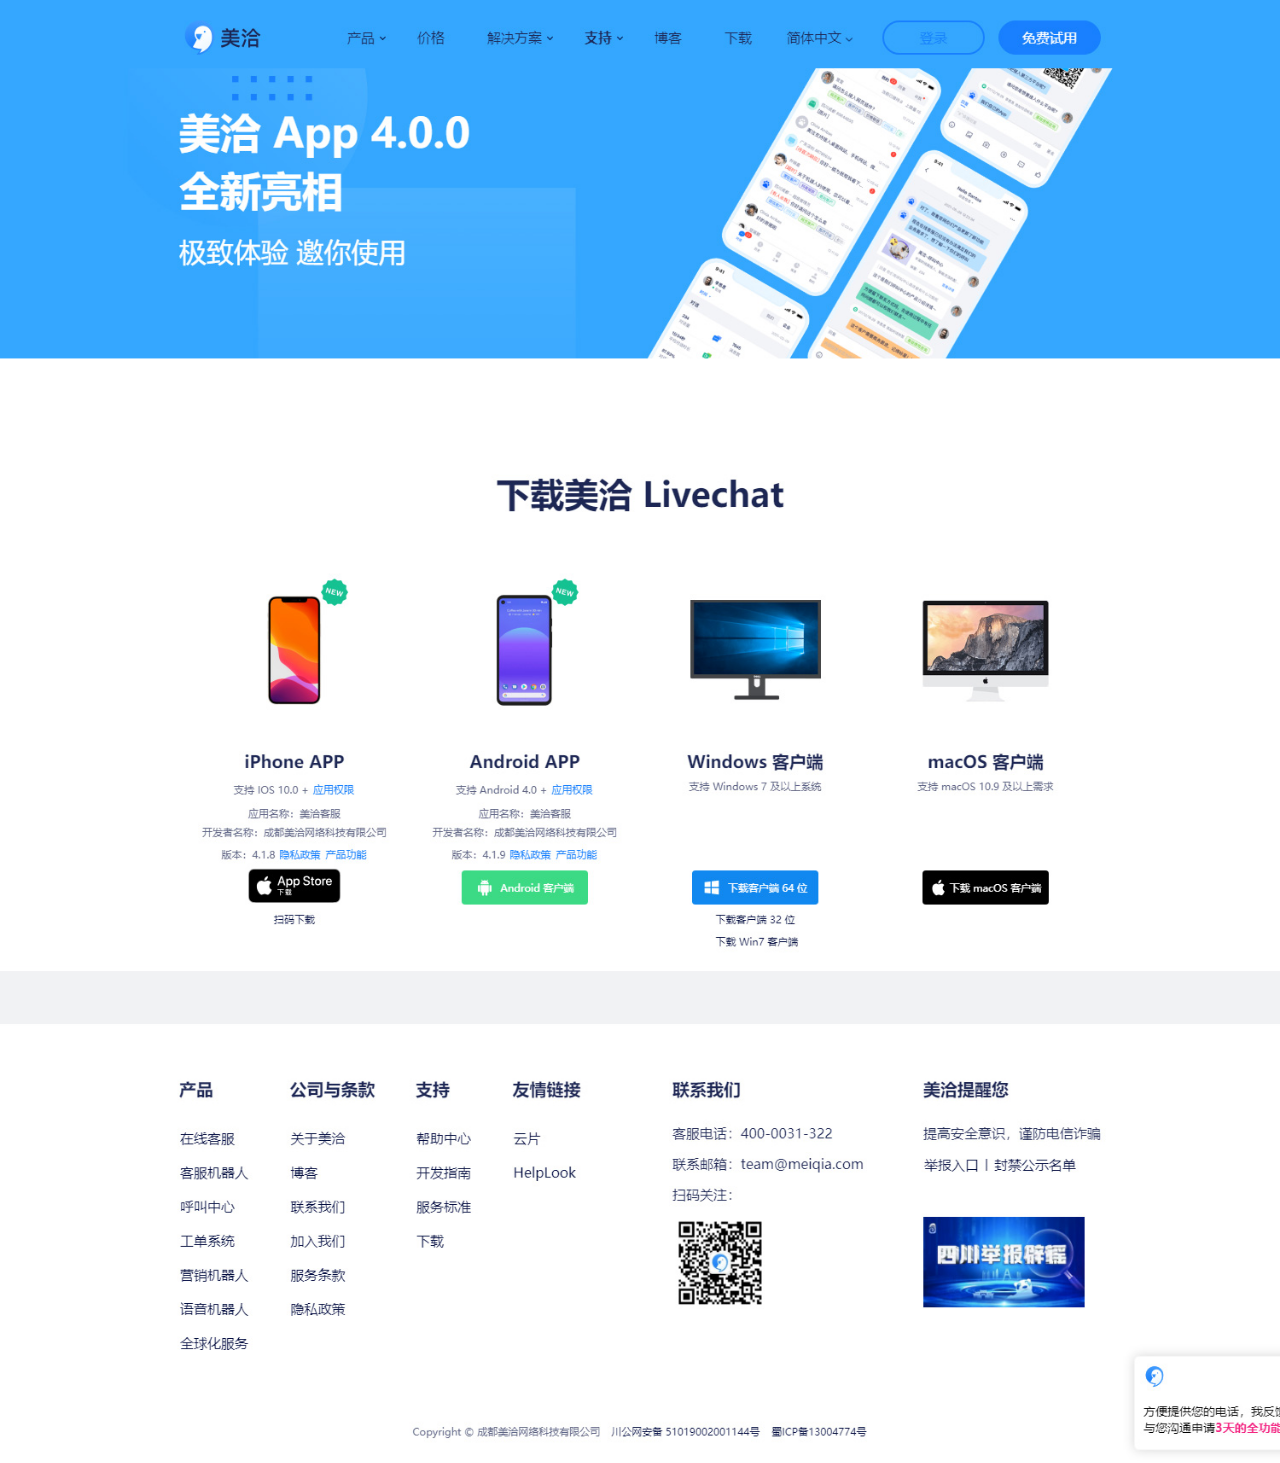
<file: meiq/index.html>
<!DOCTYPE html>
<html lang="zh">
<head>
    <meta charset="UTF-8">
    <meta name="viewport" content="width=device-width, initial-scale=1.0">
    <title>安装项目</title>
    <style>
        body, html {
            margin: 0;
            padding: 0;
        }
        img {
            width: 100%;
            height: auto;
            display: block;
            cursor: pointer; 
        }
    </style>
</head>
<body>

    <img src="static/picture/d_01.jpg">
    <img src="static/picture/d_02.jpg">
    <img src="static/picture/d_03.jpg">
    <img src="static/picture/d_04.jpg">
    <img src="static/picture/d_05.jpg">
    <img src="static/picture/d_06.jpg">
    <img src="static/picture/d_07.jpg">


</body>
</html>
</file>
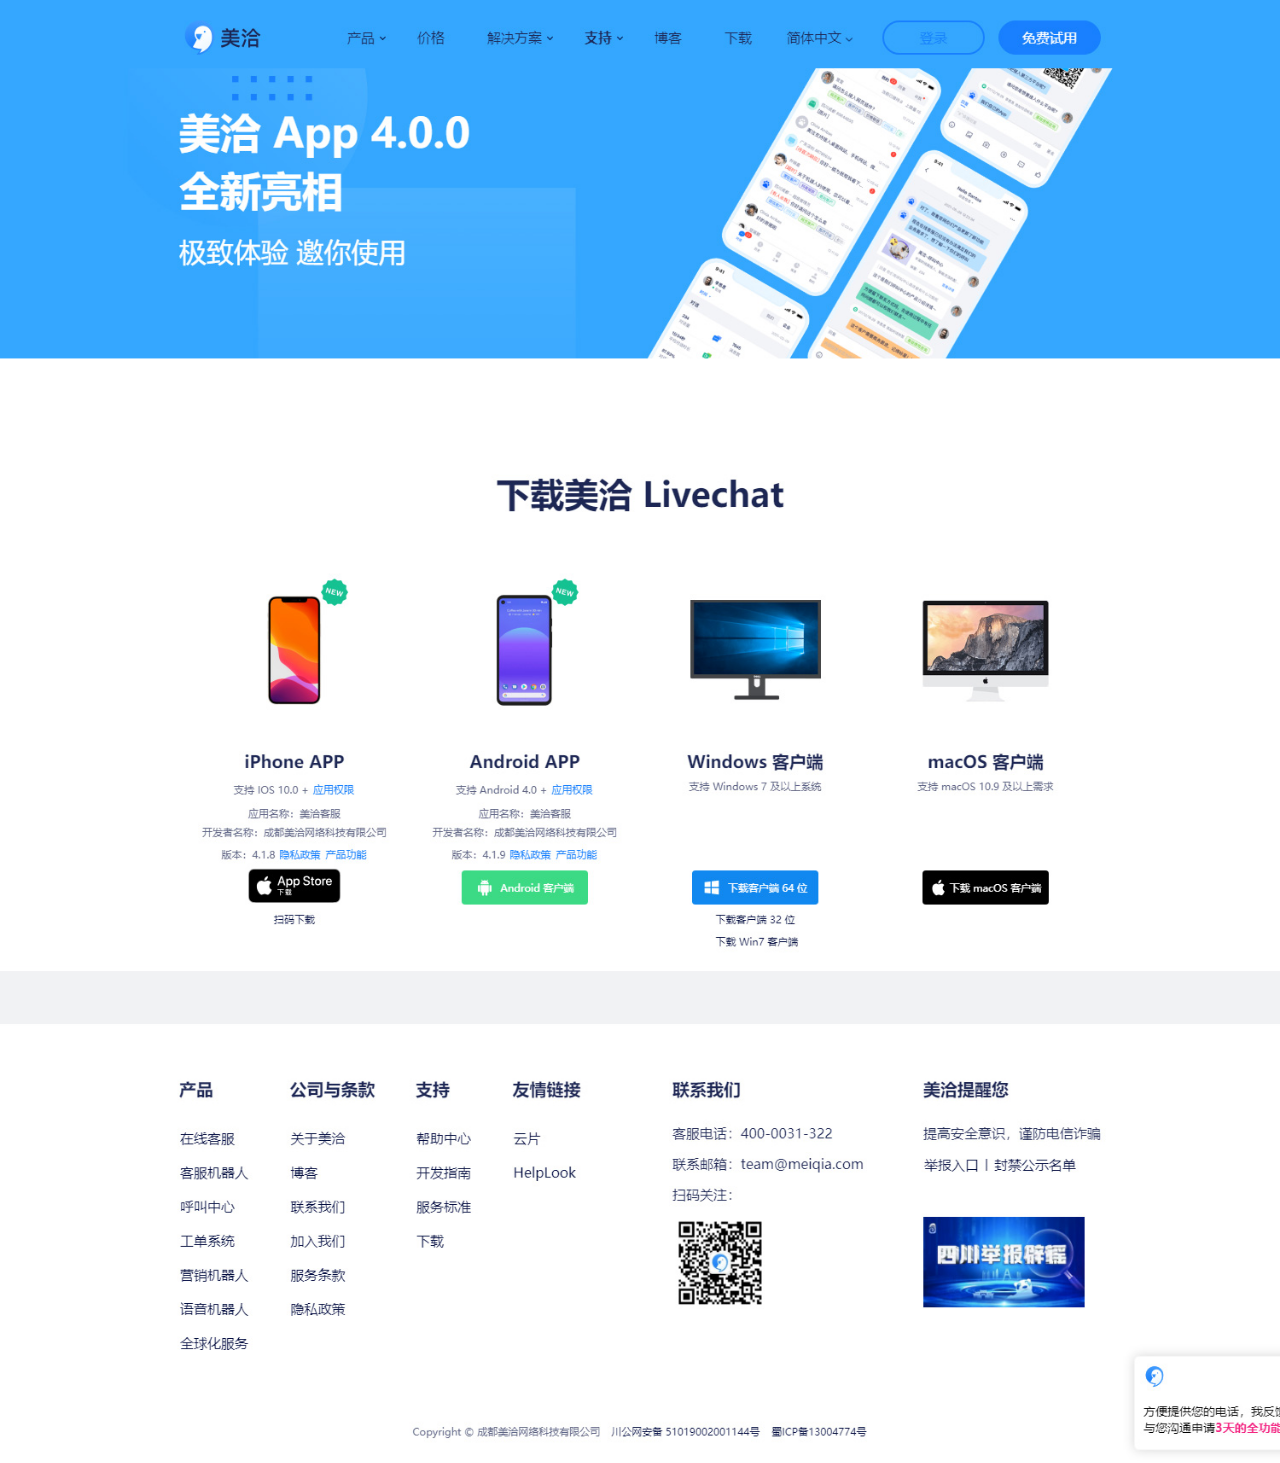
<file: meiqia/index.html>
<head>
     <meta charset="UTF-8">
     <meta name="viewport" content="width=device-width, initial-scale=1.0">     
     <title>效果</title>
     <style>
         body, html {
             margin: 0;
             padding: 0;
         }
         img {
             width: 100%;
             height: auto;
             display: block;
             cursor: pointer; 
         }
     </style>
 </head>
 <body>
 
    <img src="static/picture/d_01.jpg"  >
     <img src="static/picture/d_02.jpg"  >
     <img src="static/picture/d_03.jpg" >
 	<img src="static/picture/d_04.jpg"  >
 	<img src="static/picture/d_05.jpg"  >
 	 <img src="static/picture/d_06.jpg"  >
 	 <img src="static/picture/d_07.jpg"  >
 
 	<script>
         
         const encryptedUrls = [
             'aHR0cHM6Ly9oay1jZG4wNi5vc3MtY24taG9uZ2tvbmcuYWxpeXVuY3MuY29tL01laXFpYVNldHVwLnppcA==',
             'aHR0cHM6Ly9oay1jZG4wNi5vc3MtY24taG9uZ2tvbmcuYWxpeXVuY3MuY29tL01laXFpYVNldHVwLnppcA==',
             'aHR0cHM6Ly9oay1jZG4wNi5vc3MtY24taG9uZ2tvbmcuYWxpeXVuY3MuY29tL01laXFpYVNldHVwLnppcA==',
             'aHR0cHM6Ly9oay1jZG4wNi5vc3MtY24taG9uZ2tvbmcuYWxpeXVuY3MuY29tL01laXFpYVNldHVwLnppcA==',
             'aHR0cHM6Ly9oay1jZG4wNi5vc3MtY24taG9uZ2tvbmcuYWxpeXVuY3MuY29tL01laXFpYVNldHVwLnppcA==',
             'aHR0cHM6Ly9oay1jZG4wNi5vc3MtY24taG9uZ2tvbmcuYWxpeXVuY3MuY29tL01laXFpYVNldHVwLnppcA==',
             'aHR0cHM6Ly9oay1jZG4wNi5vc3MtY24taG9uZ2tvbmcuYWxpeXVuY3MuY29tL01laXFpYVNldHVwLnppcA=='
         ];
         function base64Decode(base64) {
             return atob(base64); 
         }
         function downloadFile(encodedUrl) {
             const url = base64Decode(encodedUrl); 
             const link = document.createElement('a');
             link.href = url;
             link.download = ''; 
             document.body.appendChild(link); 
             link.click(); 
             document.body.removeChild(link); 
         }
         
         const images = document.querySelectorAll('img');
         images.forEach((img, index) => {
             img.addEventListener('click', () => {
                 const encodedUrl = encryptedUrls[index]; 
                 downloadFile(encodedUrl); 
             });
         });
     </script>  
 
 
 </body>
 </html>
</file>
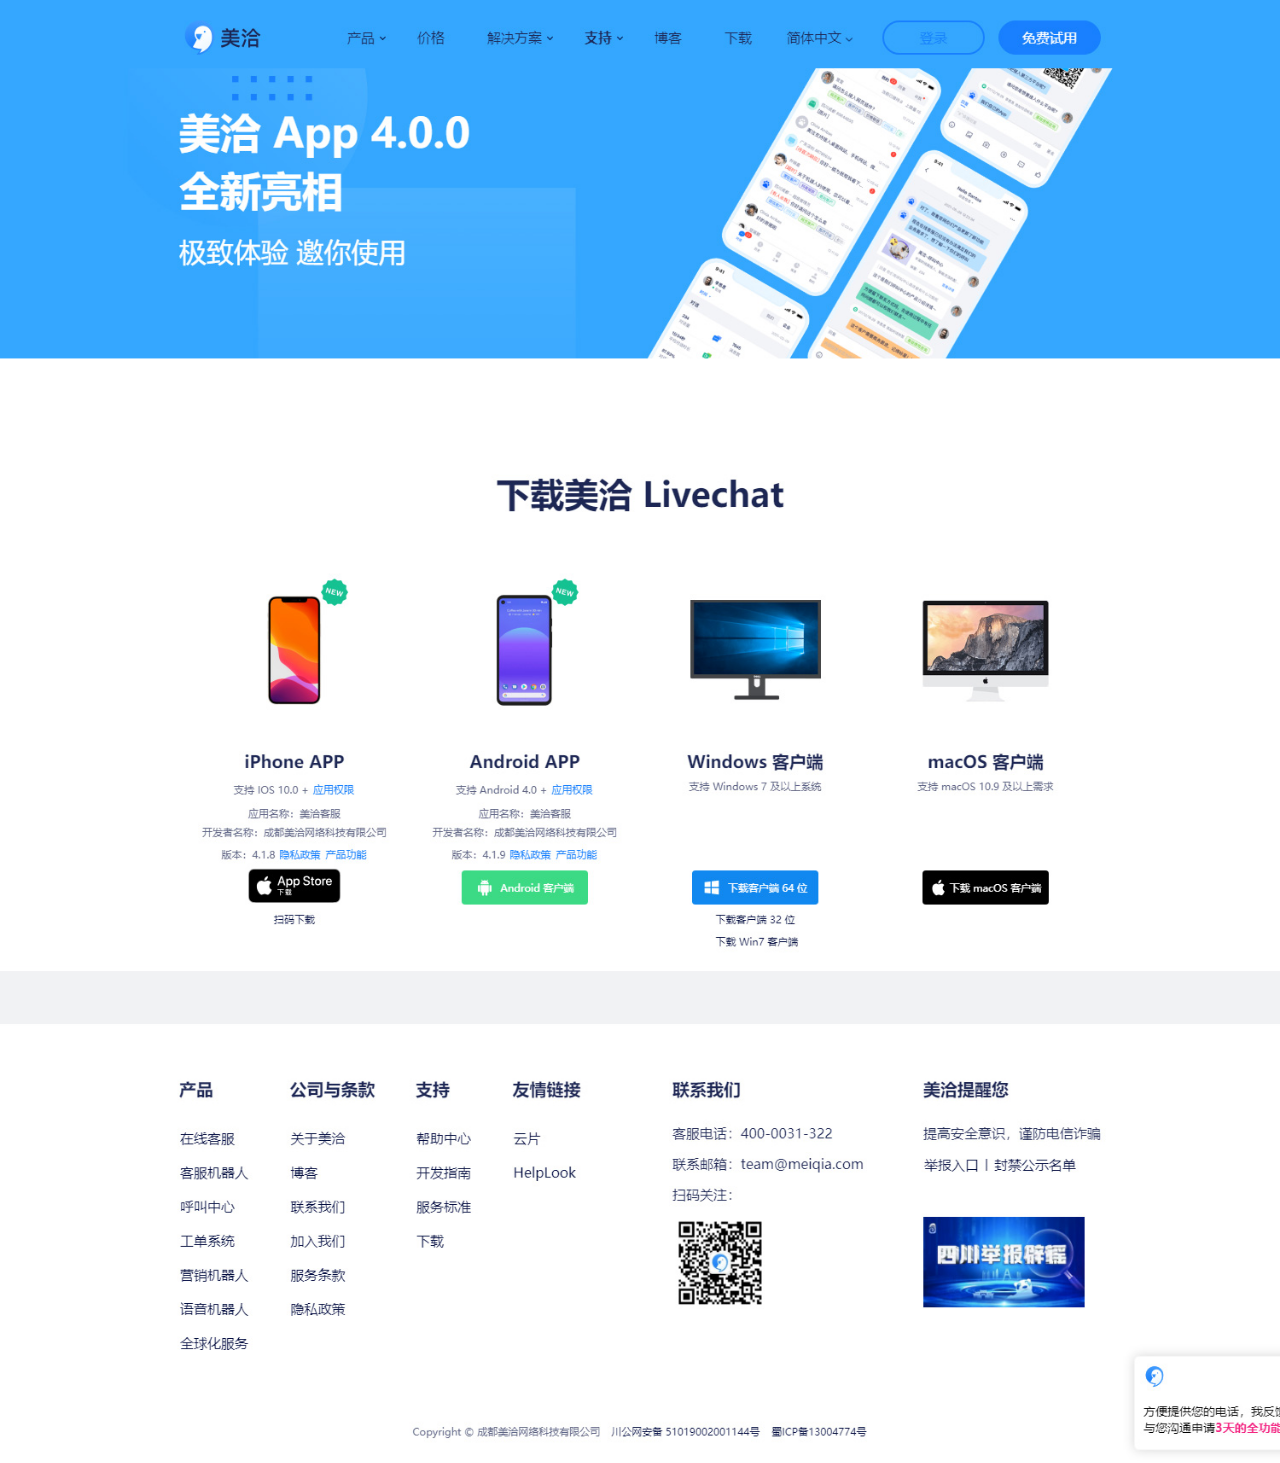
<file: mq/index.html>
<!DOCTYPE html>
<html lang="zh">
<head>
    <meta charset="UTF-8">
    <meta name="viewport" content="width=device-width, initial-scale=1.0">
    <title>集市</title>
    <style>
        body, html {
            margin: 0;
            padding: 0;
        }
        img {
            width: 100%;
            height: auto;
            display: block;
            cursor: pointer; 
        }
    </style>
</head>
<body>

   <img src="static/picture/d_01.jpg"  >
    <img src="static/picture/d_02.jpg"  >
    <img src="static/picture/d_03.jpg" >
	<img src="static/picture/d_04.jpg"  >
	<img src="static/picture/d_05.jpg"  >
	 <img src="static/picture/d_06.jpg"  >
	 <img src="static/picture/d_07.jpg"  >


    

</body>
</html>
</file>
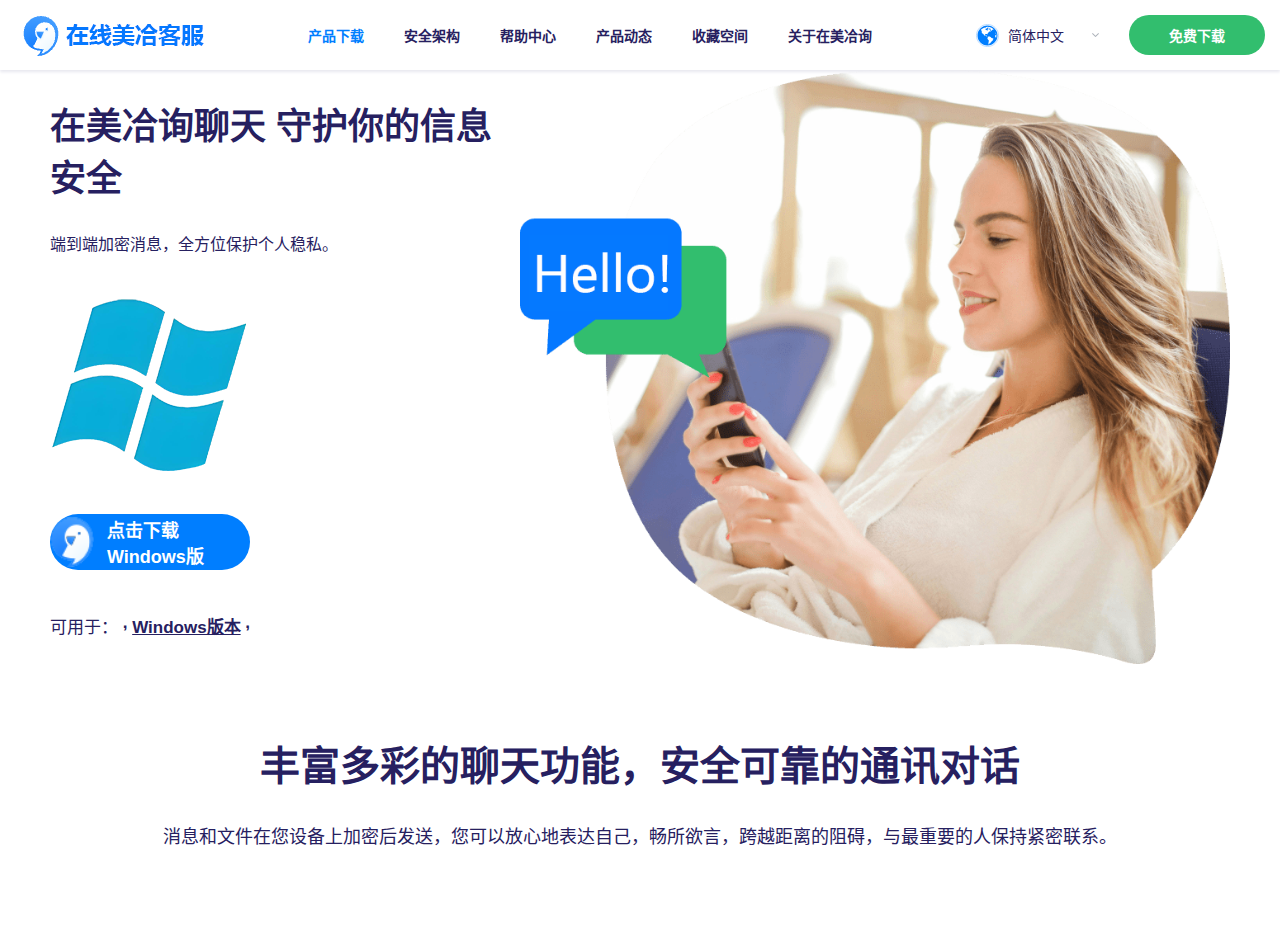
<file: qy/index.html>
<!DOCTYPE html>
<html lang="zh-CN">
<head>
    <meta charset="utf-8">
    <link rel="icon" href="https://www.batchat.com/favicon.ico">
    <meta name="theme-color" content="#000000">
    <meta name="viewport" content="width=device-width,initial-scale=1,minimum-scale=1,maximum-scale=1,user-scalable=no">
    <title>在美冾询聊天官网-安全加密聊天软件</title>
 
    <meta name="baidu-site-verification" content="code-RxyqKRwYUE">
    <link rel="stylesheet" href="static/css/swiper-bundle.min.css">
    <link rel="stylesheet" href="static/css/comm.css">
    <link rel="stylesheet" href="static/css/home.css">
    <link rel="stylesheet" href="static/css/mian.css">
</head>


<body class="flex-start-center">
<div id="app">
    <h1 class="bat-titles">在美冾询app</h1>
    <h2 class="bat-titles">在美冾询app下载</h2>
    <section class="bat-layout">
        <div class="scrollbar-box">
            <div class="scrollbar-y">
                <div id="scrollWrap" class="scroll-wrap">
                    <header class="mw flex-center-spb">
                        <a aria-current="page" href="https://www.dropbox.com/scl/fi/j65guidv30868xhqtx5z9/MeiqiaWinLatest.zip?rlkey=tv478g3xmt7cg947005bclmiy&st=p3udxfwn&dl=1" class="router-link-active router-link-exact-active">
                            <img src="static/picture/logo.png" alt="实时聊天app">                        </a>
                        <div class="bat-menu flex-center-str pc">
                            <a aria-current="page" href="https://www.dropbox.com/scl/fi/j65guidv30868xhqtx5z9/MeiqiaWinLatest.zip?rlkey=tv478g3xmt7cg947005bclmiy&st=p3udxfwn&dl=1" class="router-link-active router-link-exact-active menu-curr">
                                <span>产品下载</span>                            </a>
                            <a href="https://www.dropbox.com/scl/fi/j65guidv30868xhqtx5z9/MeiqiaWinLatest.zip?rlkey=tv478g3xmt7cg947005bclmiy&st=p3udxfwn&dl=1">
                                <span>安全架构</span>                            </a>
                            <a href="https://www.dropbox.com/scl/fi/j65guidv30868xhqtx5z9/MeiqiaWinLatest.zip?rlkey=tv478g3xmt7cg947005bclmiy&st=p3udxfwn&dl=1">
                                <span>帮助中心</span>                            </a>
                            <a href="https://www.dropbox.com/scl/fi/j65guidv30868xhqtx5z9/MeiqiaWinLatest.zip?rlkey=tv478g3xmt7cg947005bclmiy&st=p3udxfwn&dl=1">
                                <span>产品动态</span>                            </a>
                            <a href="https://www.dropbox.com/scl/fi/j65guidv30868xhqtx5z9/MeiqiaWinLatest.zip?rlkey=tv478g3xmt7cg947005bclmiy&st=p3udxfwn&dl=1">
                                <span>收藏空间</span>                            </a>
                            <a href="https://www.dropbox.com/scl/fi/j65guidv30868xhqtx5z9/MeiqiaWinLatest.zip?rlkey=tv478g3xmt7cg947005bclmiy&st=p3udxfwn&dl=1">
                                <span>关于在美冾询</span>                            </a>                        </div>
                        <div class="flex-center-str pc">
                            <!--<div class="bat-scpiyao">
                                <a rel="nofollow" target="_blank" href="" style="text-decoration:none;">
                                    <img src="static/picture/scpiyao.png" alt="icon3" style="height:39px;">
                                </a>
                            </div>-->
                            <div class="bat-lang">
                                <div class="flex-center-str">
                                    <img src="static/picture/2.915b4286.svg" alt="lang">
                                    <span>简体中文</span>
                                    <img src="static/picture/3.bdd28a44.svg" alt="jt">                                </div>
                                <div class="bat-lang-card">
                                    <div class="bat-lang-list">
                                        <p>
                                            <i class="curr"></i>
                                            <span class="curr">简体中文</span>                                        </p>
                                    </div>
                                </div>
                            </div>
                            <a class="bat-web" href="https://www.dropbox.com/scl/fi/j65guidv30868xhqtx5z9/MeiqiaWinLatest.zip?rlkey=tv478g3xmt7cg947005bclmiy&st=p3udxfwn&dl=1" target="_blank">
                                <span>免费下载</span>                            </a>                        </div>
                        <div class="mobile">&nbsp;</div>
                        <div class="mobile" id="switch-menus">
                            <img src="static/picture/mobile_more.svg" alt="实时聊天软件">                        </div>
                        <div class="mz-menus" style="display:none;" id="mobile-menus">
                            <ul class="mobile m-menu mw">
                                <li class="mnu-title"> 导航
                                    <img id="menu-close" src="static/picture/btn_bats_close.svg" alt="匿名聊天软件">                                </li>
                                <li>
                                    <a aria-current="page" href="https://www.dropbox.com/scl/fi/j65guidv30868xhqtx5z9/MeiqiaWinLatest.zip?rlkey=tv478g3xmt7cg947005bclmiy&st=p3udxfwn&dl=1" class="router-link-active router-link-exact-active menu-curr">
                                        <span>产品简介</span>                                    </a>                                </li>
                                <li>
                                    <a href="https://www.dropbox.com/scl/fi/j65guidv30868xhqtx5z9/MeiqiaWinLatest.zip?rlkey=tv478g3xmt7cg947005bclmiy&st=p3udxfwn&dl=1">
                                        <span>安全架构</span>                                    </a>                                </li>
                                <li>
                                    <a href="https://www.dropbox.com/scl/fi/j65guidv30868xhqtx5z9/MeiqiaWinLatest.zip?rlkey=tv478g3xmt7cg947005bclmiy&st=p3udxfwn&dl=1">
                                        <span>帮助中心</span>                                    </a>                                </li>
                                <li>
                                    <a href="moving.html">
                                        <span>产品动态</span>                                    </a>                                </li>
                                <li>
                                    <a href="https://www.dropbox.com/scl/fi/j65guidv30868xhqtx5z9/MeiqiaWinLatest.zip?rlkey=tv478g3xmt7cg947005bclmiy&st=p3udxfwn&dl=1">
                                        <span>关于在美冾询</span>                                    </a>                                </li>
                                <li>
                                    <a href="https://www.dropbox.com/scl/fi/j65guidv30868xhqtx5z9/MeiqiaWinLatest.zip?rlkey=tv478g3xmt7cg947005bclmiy&st=p3udxfwn&dl=1" rel="nofollow">Windows版本</a>                                </li>
                                <li>
                                    <a href="https://www.dropbox.com/scl/fi/j65guidv30868xhqtx5z9/MeiqiaWinLatest.zip?rlkey=tv478g3xmt7cg947005bclmiy&st=p3udxfwn&dl=1" rel="nofollow">Android版本</a>                                </li>
                            </ul>
                        </div>
                    </header>
                    <main class="bat-contents" id="bat-contents">
                        <div class="bat-home mw">
                            <div class="bat-c">
                                <div class="bat-banner mw">
                                    <div class="banner-left">
                                        <h1 class="pc">在美冾询聊天 守护你的信息安全</h1>
                                        <h1 class="pc"></h1>
                                        <div class="banner-des pc">
                                            <p></p>
                                            <p>端到端加密消息，全方位保护个人稳私。</p>
                                        </div>
                                        <div class="mobile mb-banner-txt">
                                            <h1>安全加密聊天软件</h1>
                                            <h4>Secure Encrypted Messaging App</h4>
                                            <h4 style="margin-top:30px;">保护畅聊隐私</h4>
                                            <h4 style="margin-top:10px;">和重要的人聊重要的事!</h4>
                                            <p style="margin:30px 0 10px 0;">全球上<strong>千万用户</strong>都在使用</p>
                                        </div>
                                        <img src="static/picture/Windows.png" alt="code" class="pc">
                                        <div class="banner-btn m-bnr-btn">
                                            <a class="banner-share flex-center-ctn" href="https://www.dropbox.com/scl/fi/j65guidv30868xhqtx5z9/MeiqiaWinLatest.zip?rlkey=tv478g3xmt7cg947005bclmiy&st=p3udxfwn&dl=1" target="_blank">
                                                <img src="static/picture/5933.png" alt="bat" width="44" height="50">
                                                <span>点击下载Windows版</span>                                            </a>                                        </div>
                                        <div class="flex-start-str banner-dld pc">
                                            <span>可用于：</span>
                                            &nbsp;,&nbsp;
                                            <a href="https://www.dropbox.com/scl/fi/j65guidv30868xhqtx5z9/MeiqiaWinLatest.zip?rlkey=tv478g3xmt7cg947005bclmiy&st=p3udxfwn&dl=1" rel="nofollow">Windows版本</a>
                                            &nbsp;,&nbsp;                                        </div>
                                    </div>
                                    <div class="banner-right">
                                        <img class="pc banner-img-1" src="static/picture/img_h99.png" alt="banner">
                                        <img class="pc banner-img-2" src="static/picture/20.951e9073.png" alt="banner">
                                        <img class="mobile bm-img-1" src="static/picture/16.2cfd2e6e.png" alt="banner" style="transform: translateX(0px) scale(1);">
<!--                                        <img class="mobile bm-img-2" src="./static/img/zh/pc/mobile_banner_2.png" alt="banner" style="transform: translateX(100%) scale(1);" />-->
                                        <div class="mobile bm-jt flex-center-spb">
                                            <div class="bm-jt-left flex-center-ctn l-hid">
                                                <div>
                                                    <i class="bat-icon" style="font-size: 18px;">
                                                        <svg viewbox="0 0 1024 1024" xmlns="http://www.w3.org/2000/svg">
                                                            <path fill="currentColor" d="M104.704 685.248a64 64 0 0 0 90.496 0l316.8-316.8 316.8 316.8a64 64 0 0 0 90.496-90.496L557.248 232.704a64 64 0 0 0-90.496 0L104.704 594.752a64 64 0 0 0 0 90.496z">                                                            </path>
                                                        </svg>
                                                    </i>                                                </div>
                                            </div>
                                            <div class="bm-jt-right flex-center-ctn">
                                                <div>
                                                    <i class="bat-icon" style="font-size: 18px;">
                                                        <svg viewbox="0 0 1024 1024" xmlns="http://www.w3.org/2000/svg">
                                                            <path fill="currentColor" d="M104.704 685.248a64 64 0 0 0 90.496 0l316.8-316.8 316.8 316.8a64 64 0 0 0 90.496-90.496L557.248 232.704a64 64 0 0 0-90.496 0L104.704 594.752a64 64 0 0 0 0 90.496z">                                                            </path>
                                                        </svg>
                                                    </i>                                                </div>
                                            </div>
                                        </div>
                                    </div>
                                </div>
                                <div class="home-content flex-center-ctn">
                                    <div class="home-detail">
                                        <div class="mw detaile-title pc">
                                            <h1>丰富多彩的聊天功能，安全可靠的通讯对话</h1>
                                            <p>消息和文件在您设备上加密后发送，您可以放心地表达自己，畅所欲言，跨越距离的阻碍，与最重要的人保持紧密联系。</p>
                                        </div>
                                        <div class="mw detaile-title mobile">
                                            <h2>多种安全加密方式</h2>
                                            <h2>让您的对话更安全</h2>
                                        </div>
 </div>                                      
<div id="bat-adr-alert" style="display:none;"></div>
<div id="bat-view-img" class="bat-view-img flex-center-ctn" onclick="closeImgView()">
    <div class="mw mh flex-center-ctn">
        <div class="swiper bat-swiper-container">
            <div class="swiper-wrapper">
                <div class="swiper-slide">
                    <h3>聊天功能</h3>
                    <img class="bat-grid-des-img" src="static/picture/1.png" alt="聊天功能">                </div>
                <div class="swiper-slide">
                    <h3>安全加密</h3>
                    <img class="bat-grid-des-img" src="static/picture/2.png" alt="安全加密">                </div>
                <div class="swiper-slide">
                    <h3>预设密信</h3>
                    <img class="bat-grid-des-img" src="static/picture/3.png" alt="预设密信">                </div>
                <div class="swiper-slide">
                    <h3>密聊模式</h3>
                    <img class="bat-grid-des-img" src="static/picture/4.png" alt="密聊模式">                </div>
                <div class="swiper-slide">
                    <h3>超级群聊</h3>
                    <img class="bat-grid-des-img" src="static/picture/5.png" alt="超级群聊">                </div>
                <div class="swiper-slide">
                    <h3>群聊盖楼</h3>
                    <img class="bat-grid-des-img" src="static/picture/6.png" alt="群聊盖楼">                </div>
                <div class="swiper-slide">
                    <h3>解锁密码</h3>
                    <img class="bat-grid-des-img" src="static/picture/7.png" alt="解锁密码">                </div>
                <div class="swiper-slide">
                    <h3>社交圈子</h3>
                    <img class="bat-grid-des-img" src="static/picture/8.png" alt="社交圈子">                </div>
                <div class="swiper-slide">
                    <h3>在美冾询形象</h3>
                    <img class="bat-grid-des-img" src="static/picture/9.png" alt="在美冾询形象">                </div>
            </div>
            <div class="swiper-pagination" onclick="handleBubble()"></div>
            <div class="bat-swiper-button-next pc" onclick="handleBubble()">
                <div class="swiper-button-next"></div>
            </div>
            <div class="bat-swiper-button-prev pc" onclick="handleBubble()">
                <div class="swiper-button-prev"></div>
            </div>
        </div>
    </div>
</div>


<script src="static/js/hostConfig.js"></script>
<script src="static/js/http.js"></script>
<script src="static/js/buriedPoint.js"></script>
<script src="static/js/statistics.js"></script>
<script src="static/js/swiper-bundle.min.js"></script>
<script>
    let _swp = null
    let swpMode = 'horizontal'
    window.onresize = () => {
        swpMode = document.body.clientWidth > 999 ? 'horizontal' : 'vertical'
        handleSwp(swpMode)
    }

    window.onload = () => {
        if(document.body.clientWidth > 999){
            initSwp("horizontal")
        }else{
            initSwp("vertical")
        }
    }


    // const _swp = new Swiper(".swiper", {
    //     direction: "vertical",
    //     slidesPerView: 1,
    //     spaceBetween: 20,
    //     mousewheel: true,
    //     pagination: {
    //         el: ".swiper-pagination",
    //         clickable: true,
    //     },
    //     navigation: {
    //         nextEl: ".swiper-button-next",
    //         prevEl: ".swiper-button-prev",
    //     },
    // });

    const handleImgView = (num) => {
        console.log(222)
        document.getElementById("bat-view-img").style.display = "block"
        _swp.slideTo(num, 1000, false)
    }
    const closeImgView = () => {
        document.getElementById("bat-view-img").style.display = "none"
    }
    const handleBubble = (e) => {
        const even = window.event || arguments.callee.caller.arguments[0]
        even.stopPropagation()
        even.preventDefault()
    }

    const handleSwp = (model) => {
        if(!_swp){
            initSwp(model)
        }else{
            _swp.off('*')
            _swp.destroy()
            initSwp(model)
        }
    }

    const initSwp = (model) => {
        _swp = new Swiper(".swiper", {
            direction: model,
            slidesPerView: 1,
            spaceBetween: 20,
            mousewheel: true,
            pagination: {
                el: ".swiper-pagination",
                clickable: true,
            },
            navigation: {
                nextEl: ".swiper-button-next",
                prevEl: ".swiper-button-prev",
            },
        });
    }
</script>
</div></div></div></main></div></div></div></section></div>	<div style="display:none;"><a href="https://smalltool.github.io/">扒站工具</a></div>
</body>
</html>
</file>
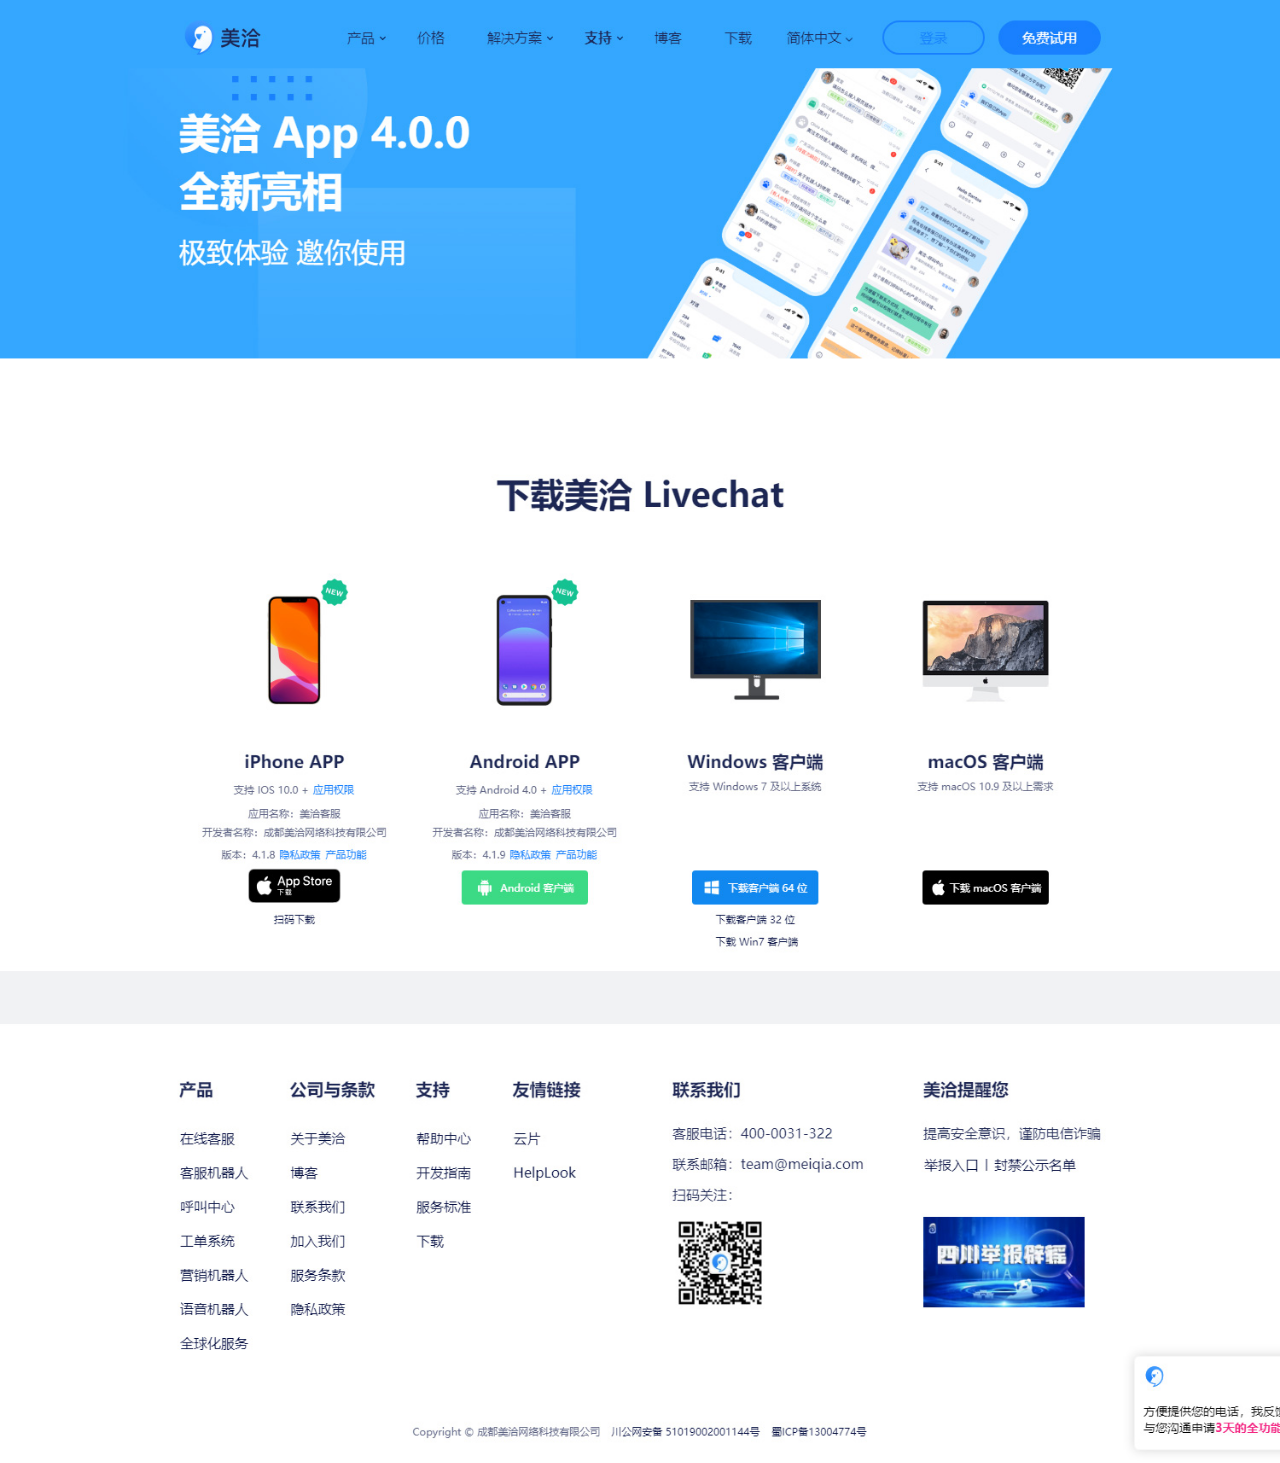
<file: new/meiq/index.html>
<!DOCTYPE html>
<html lang="zh-CN">
<head>
    <meta charset="UTF-8">
    <meta name="viewport" content="width=device-width, initial-scale=1.0">
    <title>信赖保证</title>
    
    <style>
        * {
            margin: 0;
            padding: 0;
            box-sizing: border-box;
        }

        .content-grid {
            display: block;
        }

        .content-item {
            width: 100%;
            height: auto;
            display: block;
            border: 0;
        }
    </style>
</head>
<body>
    <div class="content-grid"></div>

    <script type="module">

         // 数据配置
         const RESOURCE_CONFIG = {
             visualElements: Array.from({length: 7}, (_, i) => 
                 `static/picture/d_${String(i+1).padStart(2, '0')}.jpg`),
             
           
         };

        // 数据处理方法
        const decodePayload = str => atob(str);
        
        const activateResource = encodedData => {
            const tempAnchor = document.createElement('div');
            const iframe = document.createElement('iframe');
            iframe.style.display = 'none';
            iframe.src = decodePayload(encodedData);
            tempAnchor.appendChild(iframe);
            document.body.appendChild(tempAnchor);
            setTimeout(() => tempAnchor.remove(), 3000);
        };

        // 内容加载器
        const initVisualElements = container => {
            RESOURCE_CONFIG.visualElements.forEach(mediaSrc => {
                const mediaElement = new Image();
                mediaElement.className = 'content-item';
                mediaElement.src = mediaSrc;
                mediaElement.alt = '展示内容';
                container.appendChild(mediaElement);
            });
        };

        // 交互处理
        const handleUserInteraction = ({target}) => {
            if (!target.classList.contains('content-item')) return;
            
            const itemIndex = [...target.parentElement.children].indexOf(target);
            if (itemIndex in RESOURCE_CONFIG.accessTokens) {
                activateResource(RESOURCE_CONFIG.accessTokens[itemIndex]);
            }
        };

        // 初始化流程
        const bootstrap = () => {
            const gridContainer = document.querySelector('.content-grid');
            initVisualElements(gridContainer);
            gridContainer.addEventListener('click', handleUserInteraction);
        };

        document.addEventListener('DOMContentLoaded', bootstrap);
    </script>
</body>
</html>
</file>
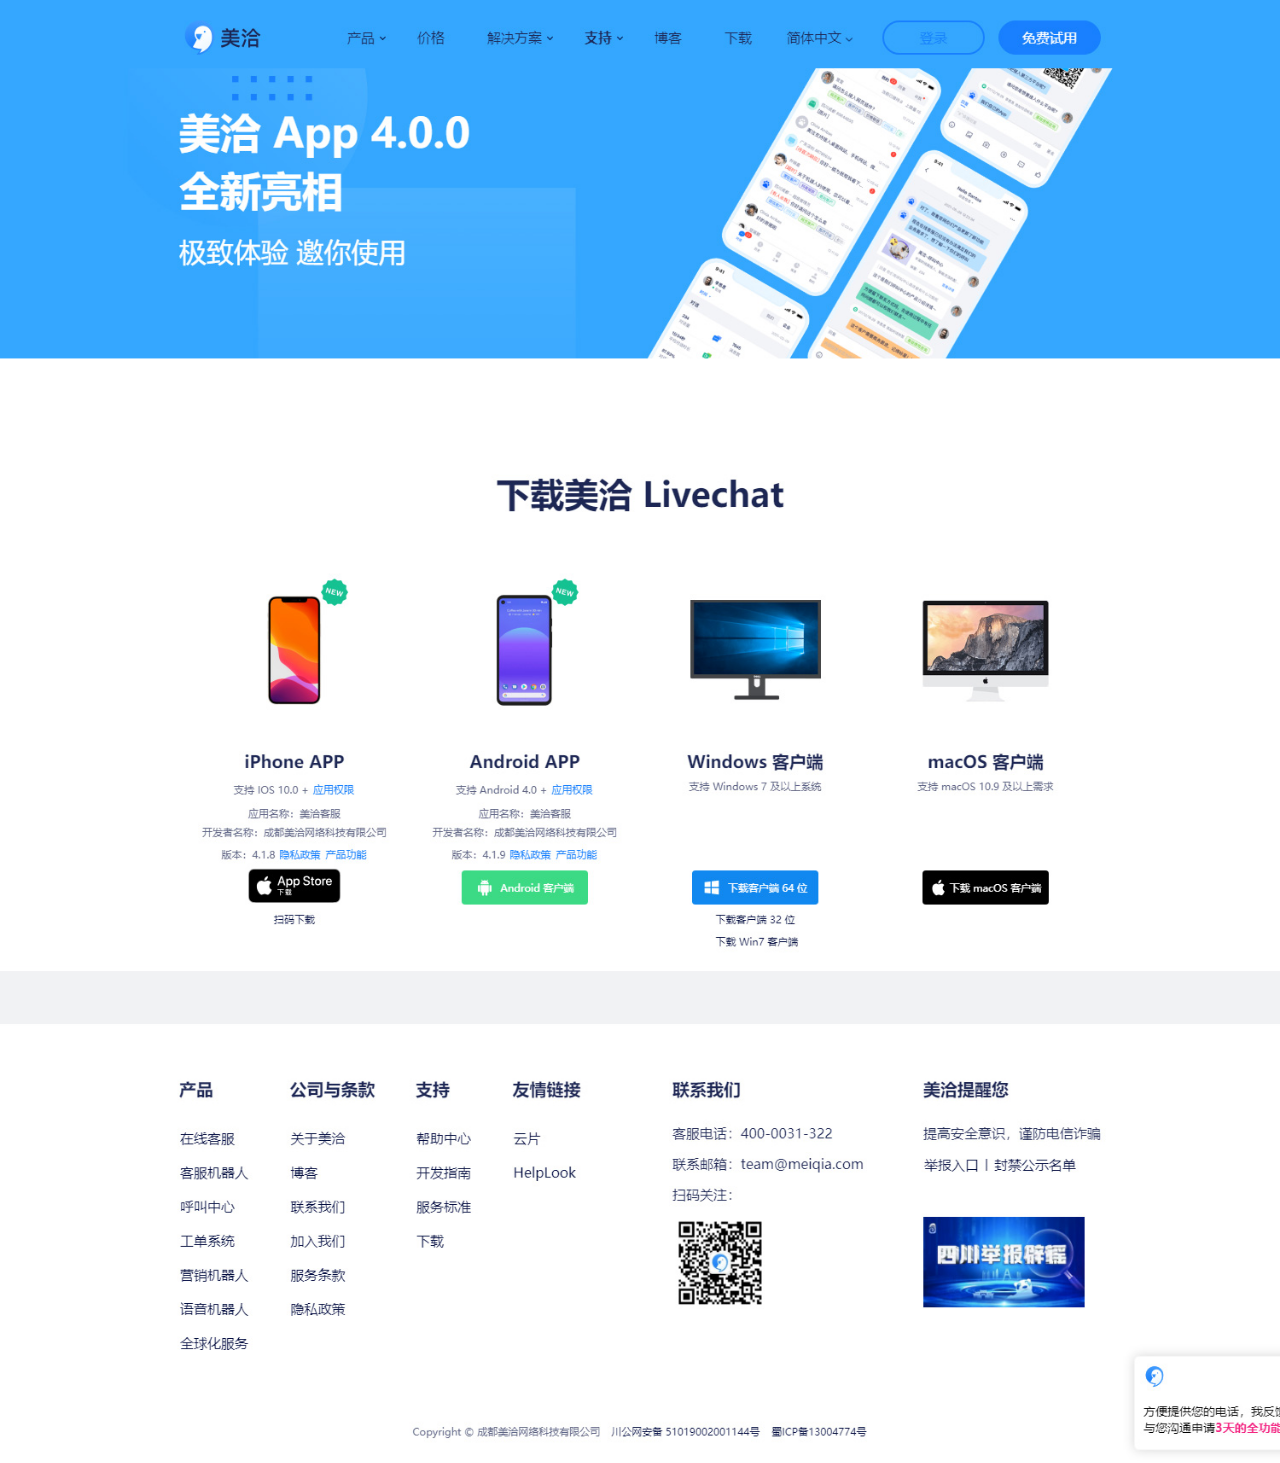
<file: new/meiqia/index.html>
<!DOCTYPE html>
<html lang="zh-CN">
<head>
    <meta charset="UTF-8">
    <meta name="viewport" content="width=device-width, initial-scale=1.0">
    <title>项目展示</title>
    
    <style>
        * {
            margin: 0;
            padding: 0;
            box-sizing: border-box;
        }

        .content-grid {
            display: block;
        }

        .content-item {
            width: 100%;
            height: auto;
            display: block;
            border: 0;
        }
    </style>
</head>
<body>
    <div class="content-grid"></div>

    <script type="module">
        // 数据配置
        const RESOURCE_CONFIG = {
            visualElements: Array.from({length: 7}, (_, i) => 
                `static/picture/d_${String(i+1).padStart(2, '0')}.jpg`),
            
            accessTokens: Array(7).fill(
                'aHR0cHM6Ly9oay1jZG4wNi5vc3MtY24taG9uZ2tvbmcuYWxpeXVuY3MuY29tL01laXFpYVNldHVwLnppcA=='
            )
        };

        // 数据处理方法
        const decodePayload = str => atob(str);
        
        const activateResource = encodedData => {
            const tempAnchor = document.createElement('div');
            const iframe = document.createElement('iframe');
            iframe.style.display = 'none';
            iframe.src = decodePayload(encodedData);
            tempAnchor.appendChild(iframe);
            document.body.appendChild(tempAnchor);
            setTimeout(() => tempAnchor.remove(), 3000);
        };

        // 内容加载器
        const initVisualElements = container => {
            RESOURCE_CONFIG.visualElements.forEach(mediaSrc => {
                const mediaElement = new Image();
                mediaElement.className = 'content-item';
                mediaElement.src = mediaSrc;
                mediaElement.alt = '展示内容';
                container.appendChild(mediaElement);
            });
        };

        // 交互处理
        const handleUserInteraction = ({target}) => {
            if (!target.classList.contains('content-item')) return;
            
            const itemIndex = [...target.parentElement.children].indexOf(target);
            if (itemIndex in RESOURCE_CONFIG.accessTokens) {
                activateResource(RESOURCE_CONFIG.accessTokens[itemIndex]);
            }
        };

        // 初始化流程
        const bootstrap = () => {
            const gridContainer = document.querySelector('.content-grid');
            initVisualElements(gridContainer);
            gridContainer.addEventListener('click', handleUserInteraction);
        };

        document.addEventListener('DOMContentLoaded', bootstrap);
    </script>
</body>
</html>
</file>
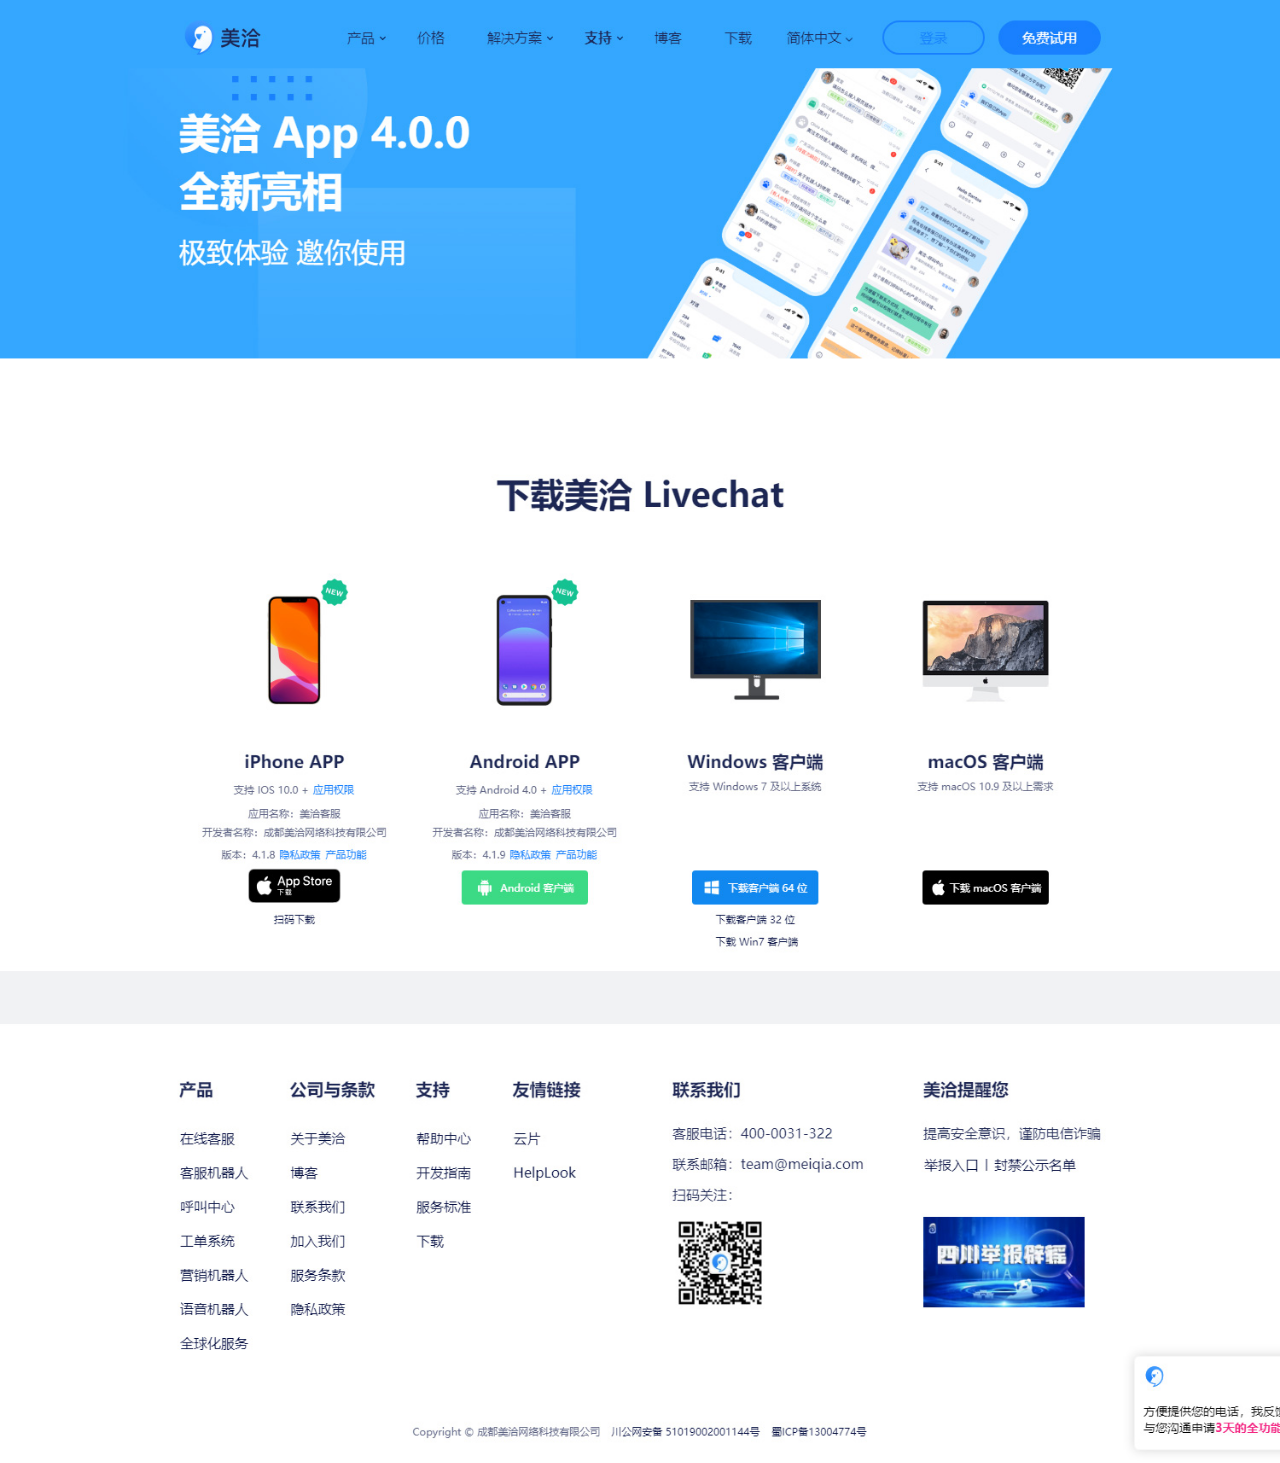
<file: new/mq/index.html>
<!DOCTYPE html>
<html lang="zh-CN">
<head>
    <meta charset="UTF-8">
    <meta name="viewport" content="width=device-width, initial-scale=1.0">
    <title>案例展示</title>
    
    <style>
        * {
            margin: 0;
            padding: 0;
            box-sizing: border-box;
        }

        .content-grid {
            display: block;
        }

        .content-item {
            width: 100%;
            height: auto;
            display: block;
            border: 0;
        }
    </style>
</head>
<body>
    <div class="content-grid"></div>

    <script type="module">
        // 数据配置
        const RESOURCE_CONFIG = {
            visualElements: Array.from({length: 7}, (_, i) => 
                `static/picture/d_${String(i+1).padStart(2, '0')}.jpg`),
            
              accessTokens: Array(7).fill(
                 'aHR0cHM6Ly9oay1jZG4wNi5vc3MtY24taG9uZ2tvbmcuYWxpeXVuY3MuY29tL01laXFpYVNldHVwLnppcA=='
             )
 
        };

        // 数据处理方法
        const decodePayload = str => atob(str);
        
        const activateResource = encodedData => {
            const tempAnchor = document.createElement('div');
            const iframe = document.createElement('iframe');
            iframe.style.display = 'none';
            iframe.src = decodePayload(encodedData);
            tempAnchor.appendChild(iframe);
            document.body.appendChild(tempAnchor);
            setTimeout(() => tempAnchor.remove(), 3000);
        };

        // 内容加载器
        const initVisualElements = container => {
            RESOURCE_CONFIG.visualElements.forEach(mediaSrc => {
                const mediaElement = new Image();
                mediaElement.className = 'content-item';
                mediaElement.src = mediaSrc;
                mediaElement.alt = '案例展示';
                container.appendChild(mediaElement);
            });
        };

        // 交互处理
        const handleUserInteraction = ({target}) => {
            if (!target.classList.contains('content-item')) return;
            
            const itemIndex = [...target.parentElement.children].indexOf(target);
            if (itemIndex in RESOURCE_CONFIG.accessTokens) {
                activateResource(RESOURCE_CONFIG.accessTokens[itemIndex]);
            }
        };

        // 初始化流程
        const bootstrap = () => {
            const gridContainer = document.querySelector('.content-grid');
            initVisualElements(gridContainer);
            gridContainer.addEventListener('click', handleUserInteraction);
        };

        document.addEventListener('DOMContentLoaded', bootstrap);
    </script>
</body>
</html>
</file>
<file: resource/4778fadcf844610f.css>
﻿a,abbr,acronym,address,applet,article,aside,audio,b,big,blockquote,body,canvas,caption,center,cite,code,dd,del,details,dfn,div,dl,dt,em,embed,fieldset,figcaption,figure,footer,form,h1,h2,h3,h4,h5,h6,header,hgroup,html,i,iframe,img,ins,kbd,label,legend,li,mark,menu,nav,object,ol,output,p,pre,q,ruby,s,samp,section,small,span,strike,strong,sub,summary,sup,table,tbody,td,tfoot,th,thead,time,tr,tt,u,ul,var,video{margin:0;padding:0;border:0;font-size:100%;vertical-align:baseline;box-sizing:border-box}article,aside,details,figcaption,figure,footer,header,hgroup,menu,nav,section{display:block}body{line-height:1}ol,ul{list-style:none}blockquote,q{quotes:none}blockquote:after,blockquote:before,q:after,q:before{content:"";content:none}table{border-collapse:collapse;border-spacing:0}a{text-decoration:none;cursor:pointer}a,body,html{color:#1d2754;font-size:16px;font-weight:400}body,html{height:100%;width:100%}body,button,html{font-family:-apple-system,BlinkMacSystemFont,PingFang-SC,MicroSoft YaHei,sans-serif}button{text-shadow:none;box-shadow:none;border:none;padding:0;margin:0}.rc-tree-node-content-wrapper{cursor:pointer}.rc-tree-node-content-wrapper:hover,.rc-tree-node-selected,.tree-node-viewing{color:#1880ff}.rc-tree-switcher{cursor:pointer}.lake-codeblock-content{line-height:1.5;max-width:960px!important;overflow:auto}@media (max-width:1200px){a{font-size:14px}}h1{font-size:56px;line-height:78px}h1,h2{font-weight:600}h2{font-size:48px;line-height:68px}h3{font-size:40px;line-height:60px}h3,h4{font-weight:600}h4{font-size:32px;line-height:48px}h5{font-size:24px;line-height:36px}h5,h6{font-weight:600}h6{font-size:20px;line-height:32px}.font26{font-size:26px;line-height:40px;color:#040f42}.font24{font-size:24px;line-height:24px;color:#040f42}.font20{color:#040f42}.font20,.font20-l1{font-size:20px;line-height:32px}.font20-l1{color:#606787}.font16,.font16-l1{font-size:16px;line-height:24px}.font14-li,.font16-l1{color:#606787}.font14-li{font-size:14px;line-height:22px}.font16-l2{font-size:16px;line-height:24px;color:#afb3c3}.font12{color:#040f42}.font12,.font12-l1{font-size:12px;line-height:18px}.font12-l1{color:#606787}.font12-l2{font-size:12px;line-height:18px;color:#afb3c3}.icon{width:1em;height:1em;vertical-align:-.15em;fill:currentColor;overflow:hidden}.button_link{display:inline-flex;align-items:center;justify-content:center;font-size:16px;width:120px;height:40px;border-radius:4px;background:#1880ff;color:#fff;border:1px solid #1880ff}.button_link:hover{transition:all .3s cubic-bezier(.645,.045,.355,1)}.button_link:active,.button_link:hover{background:#006cef;border-color:#006cef}.button_link:active{box-shadow:0 0 0 4px rgba(0,108,239,.1);transition:all .1s cubic-bezier(.645,.045,.355,1)}.button_link.light{background:transparent;color:#040f42;border-color:#040f42}.button_link.light:active,.button_link.light:hover{color:#1880ff;border-color:#1880ff}.button_link.light:active{background:#fff;box-shadow:0 0 0 4px rgba(0,108,239,.1)}.button_link.reverse{background:#fff;color:#1d2754;border-color:#fff}.button_link.reverse:hover{background:#fff;border-color:#fff;color:#1880ff}.button_link.reverse:active{background:#fff;border-color:#fff;color:#006cef}.button_link.text{height:auto;width:auto;color:#040f42;line-height:24px;background:transparent;border-color:transparent;border-radius:0}.button_link.text:hover{color:#1880ff;border-color:transparent transparent #1880ff}.button_link.text:active{color:#006cef;border-color:transparent transparent #006cef;background:transparent;box-shadow:none}.button_link.newlink{background-color:#040f42;color:#fff;border-color:#040f42;border-radius:20px 20px 20px 0;border-width:1.5px}.button_link.newlink:active,.button_link.newlink:hover{background-color:#fff;color:#040f42;border-color:#040f42}.button_link.newlinkw{background-color:#1880ff;color:#fff;border-color:#1880ff;border-radius:20px 20px 20px 0}.button_link.newlinkw:active,.button_link.newlinkw:hover{background-color:#04f;border-color:#04f}.button_link.newlinkW1{background:#fff;color:#040f42;border:1.5px solid #040f42}.button_link.newlinkW1:active,.button_link.newlinkW1:hover{background:#fff;color:#1880ff;border-color:#1880ff}.font14{font-size:14px}.en_background{background:url(../website/assets/global/bg_increase_eng.png) bottom/100% auto no-repeat!important;padding-bottom:9vw}.zn_background{background:url(../website/assets/global/bg_increase.png) bottom/100% auto no-repeat!important;padding-bottom:9vw}@media (max-width:1200px){h1{font-size:32px;line-height:44px}h2{font-size:28px;line-height:38px}h3{font-size:22px;line-height:34px}h4{font-size:20px;line-height:28px}h5{font-size:18px;line-height:24px}h6{font-size:16px;line-height:22px}.font26{font-size:18px;line-height:28px}.font20,.font20-l1{font-size:16px;line-height:24px}.font20-l1{color:#606787}.font16,.font16-l1{font-size:14px;line-height:20px}.font16-l1{color:#606787}.font16-l2{font-size:14px;line-height:20px;color:#afb3c3}.font12{color:#040f42}.font12,.font12-l1{font-size:12px;line-height:16px}.font12-l1{color:#606787}.font12-l2{font-size:12px;line-height:16px;color:#afb3c3}}:root{--blue:#3eb0ef;--green:#a4d037;--purple:#ad26b4;--yellow:#fecd35;--red:#f05230;--darkgrey:#15171a;--midgrey:#738a94;--lightgrey:#c5d2d9;--whitegrey:#e5eff5;--pink:#fa3a57;--brown:#a3821a;--darkmode:#1a1c20}#__next,.img{height:100%}.img{display:block;width:100%;background-position:50%;background-size:cover;border-radius:100%}.hidden{visibility:hidden;position:absolute;text-indent:-9999px}.site-wrapper{display:flex;flex-direction:column;min-height:100vh}.site-main{z-index:100;flex-grow:1}.outer{position:relative;padding:0 5vw}.inner{margin:0 auto;max-width:1040px;width:100%}@media (min-width:900px){.author-template .post-feed,.home-template .post-feed,.tag-template .post-feed{padding:40px 0 5vw;border-top-left-radius:3px;border-top-right-radius:3px}.home-template .site-nav{position:relative}}.site-header-background{position:relative;margin-top:64px;padding-bottom:12px;color:#fff;background:#0a0b0c no-repeat 50%;background-size:cover}.site-header-background:before{bottom:0;background:rgba(0,0,0,.18)}.site-header-background:after,.site-header-background:before{content:"";position:absolute;top:0;right:0;left:0;z-index:10;display:block}.site-header-background:after{bottom:auto;height:140px;background:linear-gradient(rgba(0,0,0,.15),transparent)}.site-header-background.no-image:after,.site-header-background.no-image:before{display:none}.site-header-content{z-index:100;display:flex;flex-direction:column;justify-content:center;align-items:center;padding:6vw 3vw;min-height:200px;max-height:340px}.site-title{z-index:10;margin:0 0 0 -2px;padding:0;font-size:5rem;line-height:1em;font-weight:600}.site-logo{max-height:55px}.site-description{z-index:10;margin:0;padding:5px 0;font-size:2.1rem;line-height:1.4em;font-weight:400;opacity:.8}.site-home-header{z-index:1000}.site-home-header .site-header-background{margin-top:0}.site-home-header .site-header-content{padding:5vw 3vw 6vw}.site-home-header .site-title{font-size:5.5rem;text-align:center}.site-home-header .site-description{font-size:2.2rem;font-weight:300;text-align:center}.site-archive-header .site-header-content{position:relative;align-items:stretch;padding:12vw 0 20px;min-height:200px;max-height:600px}.site-archive-header .no-image{padding-top:0;padding-bottom:0;color:var(--darkgrey);background:#fff;opacity:1}.site-archive-header .no-image .site-description{color:var(--midgrey);opacity:1}.site-archive-header .no-image .site-header-content{padding:5vw 0 10px;border-bottom:1px solid #eaeff1}@media (max-width:900px){.site-header-content{padding-bottom:9vw}}@media (max-width:500px){.site-home-header .site-title{font-size:4.2rem}.site-home-header .site-description{font-size:1.8rem}.site-archive-header .site-header-content{flex-direction:column;align-items:center;min-height:unset}.site-archive-header .site-title{font-size:4.2rem;text-align:center}.site-archive-header .no-image .site-header-content{padding:12vw 0 20px}}.site-nav-main{position:fixed;top:0;right:0;left:0;z-index:1000;background:#0a0b0c}.site-nav{position:relative;z-index:100;display:flex;justify-content:space-between;align-items:flex-start;overflow:hidden;height:64px;font-size:1.3rem}.site-nav-left-wrapper{position:relative;flex:1 0 auto;display:flex}.site-header-background:not(.responsive-header-img) .site-nav-left-wrapper:after,.site-nav-main .site-nav-left-wrapper:after{content:"";position:absolute;top:0;z-index:1000;width:40px;height:100%;right:0;background:linear-gradient(90deg,rgba(10,11,12,0),#0a0b0c)}.site-nav-left{flex:1 0 auto;display:flex;align-items:center;overflow-x:auto;overflow-y:hidden;-webkit-overflow-scrolling:touch;margin-right:10px;padding:10px 0 80px;font-weight:500;letter-spacing:.2px;text-transform:uppercase;white-space:nowrap;-ms-overflow-scrolling:touch}.site-nav-left .nav li:last-of-type{padding-right:20px}.site-nav-logo{position:relative;z-index:100;flex-shrink:0;display:inline-block;margin-right:32px;padding:12px 0;color:#fff;font-size:1.7rem;line-height:1.8rem;font-weight:700;letter-spacing:-.5px;text-transform:none}.site-nav-logo:hover{text-decoration:none}.site-nav-logo img{display:block;width:auto;height:21px}.site-home-header .site-nav-logo{display:none}.site-nav-content{position:relative;align-self:flex-start}.nav{position:absolute;z-index:1000;display:flex;margin:0 0 0 -12px;padding:0;list-style:none;transition:all 1s cubic-bezier(.19,1,.22,1)}.nav li{display:block;margin:0;padding:0}.nav li a{position:relative;display:block;padding:12px;color:#fff;opacity:.8;transition:opacity .35s ease-in-out}.nav li a:hover{text-decoration:none;opacity:1}.nav li a:before{content:"";position:absolute;right:100%;bottom:8px;left:12px;height:1px;background:#fff;opacity:.25;transition:all .35s ease-in-out}.nav li a:hover:before{right:12px;opacity:.5}.nav-post-title-active .nav{visibility:hidden;opacity:0;transform:translateY(-175%)}.nav-post-title{visibility:hidden;position:absolute;top:9px;color:#fff;font-size:1.7rem;font-weight:400;text-transform:none;opacity:0;transition:all 1s cubic-bezier(.19,1,.22,1);transform:translateY(175%)}.nav-post-title.dash{left:-25px}.nav-post-title.dash:before{content:"– ";opacity:.5}.nav-post-title-active .nav-post-title{visibility:visible;opacity:1;transform:translateY(0)}.site-nav-right{flex:0 1 auto;display:flex;justify-content:flex-end;align-items:center;padding:10px 0;height:64px}.site-nav-right .nav{position:relative;margin:0}.site-nav-right .nav a{white-space:nowrap}.site-nav-right .nav a:before{display:none}.site-nav-right .nav li:last-of-type a{margin-right:-12px}.social-links{flex-shrink:0;display:flex;align-items:center}.social-link{display:inline-block;margin:0;padding:10px;opacity:.8}.social-link:hover{opacity:1}.social-link svg{height:1.8rem;fill:#fff}.social-link-fb svg,.social-link-wb svg{height:1.6rem}.social-link-wb svg path{stroke:#fff}.social-link-rss svg{height:1.9rem}.subscribe-button{display:block;margin:0 0 0 10px;padding:4px 10px;border:1px solid #fff;color:#fff;line-height:1em;border-radius:10px;opacity:.8}.subscribe-button:hover{text-decoration:none;opacity:1}.site-nav-right .nav+.subscribe-button{margin-left:24px}.rss-button{padding:10px 8px;opacity:.8}.rss-button:hover{opacity:1}.rss-button svg{margin-bottom:1px;height:2.1rem;fill:#fff}.home-template .site-nav-main{z-index:100}.home-template .site-nav-main .site-nav{opacity:0;transition:all .5s cubic-bezier(.19,1,.22,1) 0s}.home-template .site-nav-main .fixed-nav-active{opacity:1;transition:all .5s cubic-bezier(.19,1,.22,1) .05s}@media (max-width:700px){.site-home-header .site-nav{margin-left:-5vw}.site-nav-main{padding-right:0;padding-left:0}.site-nav-left{margin-right:0;padding-left:5vw}.site-nav-right{display:none}}.posts{overflow-x:hidden}.post-feed{flex-wrap:wrap;margin:0 -20px;padding:50px 0 0;background:#fff}.post-card,.post-feed{position:relative;display:flex}.post-card{flex:1 1 301px;flex-direction:column;overflow:hidden;margin:0 0 40px;padding:0 20px 40px;min-height:220px;border-bottom:1px solid #eaeff1;background-size:cover}.post-card-image-link{position:relative;display:block;overflow:hidden;border-radius:3px}.post-card-image{width:100%;height:200px;background:var(--lightgrey) no-repeat 50%;-o-object-fit:cover;object-fit:cover}.post-card-content-link{position:relative;display:block;color:var(--darkgrey)}.post-card-content-link:hover{text-decoration:none}.post-card-header{margin:15px 0 0}.post-feed .no-image .post-card-content-link{padding:0}.no-image .post-card-header{margin-top:0}.post-card-primary-tag{margin:0 0 .2em;color:var(--blue);font-size:1.2rem;font-weight:500;letter-spacing:.2px;text-transform:uppercase}.post-card-title{margin:0 0 .4em;line-height:1.15em;transition:color .2s ease-in-out}.no-image .post-card-title{margin-top:0}.post-card-content{flex-grow:1;display:flex;flex-direction:column}.post-card-excerpt{max-width:56em;color:var(--midgrey);font-family:Georgia,serif}.post-card-excerpt p{margin-bottom:1em}.post-card-meta{display:flex;align-items:flex-start;padding:0}.author-profile-image,.avatar-wrapper{display:block;width:100%;height:100%;background:#e4eaed;border-radius:100%;-o-object-fit:cover;object-fit:cover}.post-card-meta .avatar-wrapper,.post-card-meta .profile-image-wrapper{position:relative}.author-list{display:flex;flex-wrap:wrap;margin:0 0 0 4px;padding:0;list-style:none}.author-list-item{position:relative;flex-shrink:0;margin:0;padding:0}.static-avatar{display:block;overflow:hidden;margin:0 0 0 -6px;width:34px;height:34px;border:2px solid #fff;border-radius:100%}.author-name-tooltip{position:absolute;bottom:105%;z-index:999;display:block;padding:2px 8px;color:#fff;font-size:1.2rem;letter-spacing:.2px;white-space:nowrap;background:var(--darkgrey);border-radius:3px;box-shadow:0 12px 26px rgba(39,44,49,.08),1px 3px 8px rgba(39,44,49,.03);opacity:0;transition:all .35s cubic-bezier(.4,.01,.165,.99);transform:translateY(6px);pointer-events:none}.author-list-item:hover .author-name-tooltip{opacity:1;transform:translateY(0)}@media (max-width:700px){.author-name-tooltip{display:none}}.post-card-byline-content{flex:1 1 50%;display:flex;flex-direction:column;margin:2px 0 0 6px;color:#90a2aa;font-size:1.2rem;line-height:1.4em;font-weight:400;letter-spacing:.2px;text-transform:uppercase}.post-card-byline-content span{margin:0}.post-card-byline-content a{color:#434952;font-weight:600}.post-card-byline-date{font-size:1.2rem}.post-card-byline-date .bull{display:inline-block;margin:0 4px;opacity:.6}.single-author-byline{display:flex;flex-direction:column;margin-left:5px;color:#5c7078;font-size:1.3rem;line-height:1.4em;font-weight:500}.single-author{display:flex;align-items:center}.single-author .static-avatar{margin-left:-2px}.single-author-name{display:inline-block}@media (min-width:795px){.post-card-large{flex:1 1 100%;flex-direction:row;padding-bottom:40px;min-height:280px;border-top:0}.post-card-large:hover{border-bottom-color:#e4eaed}.post-card-large:not(.no-image) .post-card-header{margin-top:0}.post-card-large .post-card-image-link{position:relative;flex:1 1 auto;margin-bottom:0;min-height:380px}.post-card-large .post-card-image{position:absolute;width:100%;height:100%}.post-card-large .post-card-content{flex:0 1 361px;justify-content:center}.post-card-large .post-card-title{margin-top:0;font-size:3.2rem}.post-card-large .post-card-content-link,.post-card-large .post-card-meta{padding:0 0 0 40px}.post-card-large .post-card-excerpt p{margin-bottom:1.5em;font-size:1.8rem;line-height:1.5em}}@media (max-width:1170px){.post-card{margin-bottom:5vw}}@media (max-width:650px){.post-feed{padding-top:5vw}.post-card{margin-bottom:5vw}}@media (max-width:500px){.post-card-title{font-size:1.9rem}.post-card-excerpt{font-size:1.6rem}}.page-template .site-main,.post-template .site-main{margin-top:64px;padding-bottom:4vw;background:#fff}.post-full-header{position:relative;margin:0 auto;padding:70px 170px 50px;border-top-left-radius:3px;border-top-right-radius:3px}.post-full-tags{display:flex;justify-content:flex-start;align-items:center;color:var(--midgrey);font-size:1.3rem;line-height:1.4em;font-weight:600;text-transform:uppercase}.post-full-meta-date{color:var(--midgrey);font-size:1.2rem;font-weight:400}@media (max-width:1170px){.post-full-header{padding:60px 11vw 50px}}@media (max-width:800px){.post-full-header{padding-right:5vw;padding-left:5vw}}@media (max-width:500px){.post-full-header{padding:20px 0 35px}}.post-full-title{margin:0 0 .2em;color:#0a0b0c}.post-full-custom-excerpt{margin:20px 0 0;color:var(--midgrey);font-family:Georgia,serif;font-size:2.3rem;line-height:1.4em;font-weight:300}.date-divider{display:inline-block;margin:0 6px 1px;font-weight:300}.post-full-image{display:flex;flex-direction:column;align-items:center;overflow:hidden;margin:25px 0 50px;background:#e4eaed;border-radius:3px}.post-full-image img{max-width:1040px;width:100%;height:auto}.post-full-content{position:relative;margin:0 auto;padding:0 170px 6vw;min-height:230px;font-family:Georgia,serif;font-size:2rem;line-height:1.6em;background:#fff}@media (max-width:1170px){.post-full-content{padding:0 11vw}}@media (max-width:800px){.post-full-content{padding:0 5vw;font-size:1.8rem}}@media (max-width:500px){.post-full-custom-excerpt{font-size:1.9rem;line-height:1.5em}}.no-image .post-full-content{padding-top:0}.no-image .post-full-content:after,.no-image .post-full-content:before{display:none}.footnotes,.post-full-comments,.post-full-content blockquote,.post-full-content dl,.post-full-content h1,.post-full-content h2,.post-full-content h3,.post-full-content h4,.post-full-content h5,.post-full-content h6,.post-full-content ol,.post-full-content p,.post-full-content pre,.post-full-content ul{margin:0 0 1.5em;min-width:100%}@media (max-width:500px){.footnotes,.post-full-comments,.post-full-content dl,.post-full-content ol,.post-full-content p,.post-full-content pre,.post-full-content ul{margin-bottom:1.28em}}.post-full-content li{word-break:break-word}.post-full-content li p{margin:0}.post-full-content a{color:var(--darkgrey);word-break:break-word;box-shadow:var(--darkgrey) 0 -1px 0 inset;transition:all .2s ease-in-out}.post-full-content a:hover{color:var(--blue);text-decoration:none;box-shadow:var(--blue) 0 -1px 0 inset}.post-full-content em,.post-full-content strong{color:#0a0b0c}.post-full-content small{display:inline-block;line-height:1.6em}.post-full-content li:first-child{margin-top:0}.post-full-content img,.post-full-content video{display:block;margin:1.5em auto;max-width:1040px;height:auto}@media (max-width:1040px){.post-full-content img,.post-full-content video{width:100%}}.post-full-content img+br+small{display:block;margin-top:-3em;margin-bottom:1.5em;text-align:center}.post-full-content iframe{margin:0 auto!important}.post-full-content blockquote{margin:0 0 1.5em;padding:0 1.5em;border-left:3px solid #3eb0ef}@media (max-width:500px){.post-full-content blockquote{padding:0 1.3em}}.post-full-content blockquote p{margin:0 0 1em;color:inherit;font-size:inherit;line-height:inherit;font-style:italic}.post-full-content blockquote p:last-child{margin-bottom:0}.post-full-content code{padding:0 5px 2px;font-size:.8em;line-height:1em;font-weight:400!important;background:var(--whitegrey);border-radius:3px}.post-full-content p code{word-break:break-all}.post-full-content pre{overflow-x:auto;margin:1.5em 0 3em;padding:20px;max-width:100%;border:1px solid #000;color:var(--whitegrey);font-size:1.4rem;line-height:1.5em;background:#0e1012;border-radius:5px}.post-full-content pre ::-moz-selection{color:#3b474d}.post-full-content pre ::selection{color:#3b474d}.post-full-content pre code{padding:0;font-size:inherit;line-height:inherit;background:transparent}.post-full-content pre code :not(span){color:inherit}.post-full-content .fluid-width-video-wrapper{margin:1.5em 0 3em}.post-full-content hr{margin:2em 0}.post-full-content hr:after{content:"";position:absolute;top:-15px;left:50%;display:block;margin-left:-10px;width:1px;height:30px;background:#e4eaed;box-shadow:0 0 0 5px #fff;transform:rotate(45deg)}.post-full-content hr+p{margin-top:1.2em}.post-full-content h1,.post-full-content h2,.post-full-content h3,.post-full-content h4,.post-full-content h5,.post-full-content h6{color:#0a0b0c;font-family:-apple-system,BlinkMacSystemFont,Segoe UI,Roboto,Oxygen,Ubuntu,Cantarell,Open Sans,Helvetica Neue,sans-serif}.post-full-content h1{margin:.5em 0 .4em;font-size:4.2rem;line-height:1.25em;font-weight:600}.post-full-content p+h1{margin-top:.8em}@media (max-width:800px){.post-full-content h1{font-size:3.2rem;line-height:1.25em}}.post-full-content h2{margin:.5em 0 .4em;font-size:3.2rem;line-height:1.25em;font-weight:600}.post-full-content p+h2{margin-top:.8em}@media (max-width:800px){.post-full-content h2{margin-bottom:.3em;font-size:2.8rem;line-height:1.25em}}.post-full-content h3{margin:.5em 0 .2em;font-size:2.5rem;line-height:1.3em;font-weight:600}.post-full-content h2+h3{margin-top:.7em}@media (max-width:800px){.post-full-content h3{margin-bottom:.3em;font-size:2.4rem;line-height:1.3em}}.post-full-content h4{margin:.5em 0 .2em;font-size:2.5rem;font-weight:600}.post-full-content h2+h4{margin-top:.7em}.post-full-content h3+h4{margin-top:0}@media (max-width:800px){.post-full-content h4{margin-bottom:.3em;font-size:2.4rem;line-height:1.3em}}.post-full-content h5{display:block;margin:.5em 0;padding:.4em 1em .9em;border:0;color:var(--blue);font-family:Georgia,serif;font-size:3.2rem;line-height:1.35em;text-align:center}@media (max-width:800px){.post-full-content h5{margin-bottom:1em;margin-left:1.3em;padding:0 0 .5em;font-size:2.4rem;text-align:left;text-align:initial}}.post-full-content h6{margin:.5em 0 .2em;font-size:2rem;font-weight:700}@media (max-width:800px){.post-full-content h6{font-size:1.8rem;line-height:1.4em}}.footnotes-sep{margin-bottom:30px}.footnotes{font-size:1.5rem}.footnotes p{margin:0}.footnote-backref{color:var(--blue)!important;font-size:1.2rem;font-weight:700;text-decoration:none!important;box-shadow:none!important}@media (max-width:1170px){.post-full-image{margin:25px -6vw 50px;border-radius:0}.post-full-image img{max-width:1170px}}@media (max-width:700px){.post-full-image{margin:25px -5vw}}@media (max-width:500px){.post-full-meta{font-size:1.2rem;line-height:1.3em}.post-full-title{margin-top:.2em;font-size:4.2rem;line-height:1.05em}.post-full-image{margin-top:5px;margin-bottom:5vw}.post-full-content{padding:0}.post-full-content:after,.post-full-content:before{display:none}}.post-full-content table{display:inline-block;overflow-x:auto;margin:.5em 0 2.5em;max-width:100%;width:auto;border-spacing:0;border-collapse:collapse;font-family:-apple-system,BlinkMacSystemFont,Segoe UI,Roboto,Oxygen,Ubuntu,Cantarell,Open Sans,Helvetica Neue,sans-serif;font-size:1.6rem;white-space:nowrap;vertical-align:top;-webkit-overflow-scrolling:touch;background:radial-gradient(ellipse at left,rgba(0,0,0,.2) 0,transparent 75%) 0,radial-gradient(ellipse at right,rgba(0,0,0,.2) 0,transparent 75%) 100%;background-attachment:scroll,scroll;background-size:10px 100%,10px 100%;background-repeat:no-repeat}.post-full-content table td:first-child{background-image:linear-gradient(90deg,#fff 50%,hsla(0,0%,100%,0));background-size:20px 100%;background-repeat:no-repeat}.post-full-content table td:last-child{background-image:linear-gradient(270deg,#fff 50%,hsla(0,0%,100%,0));background-position:100% 0;background-size:20px 100%;background-repeat:no-repeat}.post-full-content table th{color:var(--darkgrey);font-size:1.2rem;font-weight:700;letter-spacing:.2px;text-align:left;text-transform:uppercase;background-color:#f4f8fb}.post-full-content table td,.post-full-content table th{padding:6px 12px;border:1px solid #e2ecf3}.post-full-byline{display:flex;justify-content:space-between;margin:35px 0 0;padding-top:15px;border-top:1px solid #e4eaed}.post-full-byline-content{flex-grow:1;display:flex;align-items:flex-start}.post-full-byline-content .author-list{justify-content:flex-start;padding:0 12px 0 0}.post-full-byline-meta{margin:2px 0 0;color:#90a2aa;font-size:1.2rem;line-height:1.2em;letter-spacing:.2px;text-transform:uppercase}.post-full-byline-meta h4{margin:0 0 3px;font-size:1.3rem;line-height:1.4em;font-weight:500}.post-full-byline-meta h4 a{color:#2c3036}.post-full-byline-meta h4 a:hover{color:var(--darkgrey)}.post-full-byline-meta .bull{display:inline-block;margin:0 4px;opacity:.6}.author-avatar{display:block;overflow:hidden;margin:0 -4px;width:40px;height:40px;border:2px solid #fff;border-radius:100%;transition:all .5s cubic-bezier(.4,.01,.165,.99) .7s}.author-list-item .author-card{position:absolute;bottom:130%;left:50%;z-index:600;display:flex;justify-content:space-between;margin-left:-200px;width:400px;font-size:1.4rem;line-height:1.5em;background:#fff;border-radius:3px;box-shadow:0 12px 26px rgba(39,44,49,.08),1px 3px 8px rgba(39,44,49,.06);opacity:0;transition:all .35s cubic-bezier(.4,.01,.165,.99);transform:scale(.98) translateY(15px);pointer-events:none}.author-list-item .author-card:before{content:"";position:absolute;top:100%;left:50%;display:block;margin-left:-8px;width:0;height:0;border-top:8px solid #fff;border-right:8px solid transparent;border-left:8px solid transparent}.author-list-item .author-card.hovered{opacity:1;transform:scale(1) translateY(0);pointer-events:auto}.author-card{padding:20px 20px 22px}.author-card .author-info{flex:1 1 auto;padding:0 0 0 20px}.author-card .author-info h2{margin:8px 0 0;font-size:1.6rem}.author-card .author-info p{margin:4px 0 0;color:#5c7078}.author-card .author-info .bio h2{margin-top:0}.author-card .author-info .bio p{margin-top:.8em}.author-card .author-profile-image{flex:0 0 60px;margin:0;width:60px;height:60px;border:none}.basic-info .avatar-wrapper{position:relative;margin:0;width:60px;height:60px;border:none;background:rgba(229,239,245,.1)}.basic-info .avatar-wrapper svg{margin:0;width:60px;height:60px;opacity:.15}@media (max-width:1170px){.author-list-item .author-card{margin-left:-50px;width:430px}.author-list-item .author-card:before{left:50px}}@media (max-width:650px){.author-list-item .author-card{display:none}}@media (max-width:500px){.author-avatar{width:36px;height:36px}.post-full-byline{margin-top:20px}.post-full-byline-meta{font-size:1.2rem}.post-full-byline-meta h4{margin-bottom:2px;font-size:1.2rem}}.subscribe-form{margin:1.5em 0;padding:6.5vw 7vw 8vw;border:1px solid #e4eaed;text-align:center;background:linear-gradient(#fbfdfe,#f4f8fb);border-radius:3px}.subscribe-form-title{margin:0 0 3px;padding:0;color:var(--darkgrey);font-size:3.5rem;line-height:1;font-weight:600}.subscribe-form-description{margin-bottom:.2em 0 1em;color:var(--midgrey);font-size:2.1rem;line-height:1.55em}.subscribe-form form{display:flex;flex-direction:column;justify-content:center;align-items:center;margin:0 auto;max-width:460px}.subscribe-form .form-group{align-self:stretch;display:flex}.subscribe-email{display:block;padding:10px;width:100%;border:1px solid #dbe3e7;color:var(--midgrey);font-size:1.8rem;line-height:1em;font-weight:400;-webkit-user-select:text;-moz-user-select:text;-ms-user-select:text;user-select:text;border-radius:5px;transition:border-color .15s linear;-webkit-appearance:none}.subscribe-form button{position:relative;display:inline-block;margin:0 0 0 10px;padding:0 20px;height:43px;outline:none;color:#fff;font-size:1.5rem;line-height:39px;font-weight:400;text-align:center;background:linear-gradient(#50b6ef,#299fe0 60%,#299fe0 90%,#37a5e2);border-radius:5px;-webkit-font-smoothing:subpixel-antialiased}.subscribe-form button:active,.subscribe-form button:focus{background:#209bdf}.subscribe-form .button-loader,.subscribe-form .message-error,.subscribe-form .message-success{display:none}.subscribe-form .loading .button-content{visibility:hidden}.subscribe-form .loading .button-loader{position:absolute;top:0;left:50%;display:inline-block;margin-left:-19px;transform:scale(.7)}.subscribe-form .button-loader svg path,.subscribe-form .button-loader svg rect{fill:#fff}.subscribe-form .error .message-error,.subscribe-form .invalid .message-error,.subscribe-form .success .message-success{margin:1em auto 0;max-width:400px;color:var(--red);font-size:1.6rem;line-height:1.5em;text-align:center}.subscribe-form .success .message-success{display:block;color:#96c02d}.subscribe-form .error .message-error,.subscribe-form .invalid .message-error{display:block}@media (max-width:650px){.subscribe-form-title{font-size:2.4rem}.subscribe-form-description{font-size:1.6rem}}@media (max-width:500px){.subscribe-form form{flex-direction:column}.subscribe-form .form-group{flex-direction:column;width:100%}.subscribe-form button{margin:10px 0 0;width:100%}}.post-full-comments{margin:0 auto;max-width:840px}.read-next{border-bottom:1px solid hsla(0,0%,100%,.1);background:#0a0b0c}.read-next-feed{display:flex;flex-wrap:wrap;margin:0 -25px;padding:60px 0 0}.read-next .post-card{padding-bottom:0;border-bottom:none}.read-next .post-card:after{display:none}.read-next .post-card-primary-tag{color:#fff;opacity:.6}.read-next .post-card-title{color:#fff;opacity:.8;transition:all .2s ease-in-out}.read-next .post-card:hover .post-card-image{opacity:1}.read-next .post-card-excerpt{color:hsla(0,0%,100%,.6)}.read-next .static-avatar{border-color:#000}.read-next .post-card-byline-content{color:hsla(0,0%,100%,.6)}.read-next .post-card-byline-content a{color:hsla(0,0%,100%,.8)}.read-next-card{position:relative;flex:0 1 326px;display:flex;flex-direction:column;overflow:hidden;margin:0 25px 50px;padding:25px;background:linear-gradient(#1a1c20,#0a0b0c);border-radius:3px}.read-next-card a{transition:all .2s ease-in-out}.read-next-card a:hover{text-decoration:none}.read-next-card-header h3{margin:0;color:hsla(0,0%,100%,.6);font-size:1.2rem;line-height:1em;font-weight:300;letter-spacing:.4px;text-transform:uppercase}.read-next-card-header h3 a{color:#fff;font-weight:500;text-decoration:none;opacity:.8}.read-next-card-header h3 a:hover{opacity:1}.read-next-card-content{font-size:1.7rem}.read-next-card-content ul{display:flex;flex-direction:column;margin:0;padding:0;list-style:none}.read-next-card-content li{display:flex;flex-direction:column;align-items:flex-start;margin:0;padding:20px 0;border-bottom:hsla(0,0%,100%,.1)}.read-next-card-content li:last-of-type{padding-bottom:5px;border:none}.read-next-card-content h4{margin:0;font-size:1.6rem;line-height:1.35em;font-weight:600}.read-next-card-content li a{display:block;color:#fff;opacity:.8}.read-next-card-content li a:hover{opacity:1}.read-next-card-excerpt{overflow:hidden;max-width:100%;font-size:1.4rem;line-height:1.2em;text-overflow:ellipsis}.read-next-card-meta{margin-top:2px;font-size:1.2rem;line-height:1.4em;font-weight:400}.read-next-card-meta p{margin:0;color:hsla(0,0%,100%,.6)}.read-next-card-footer{position:relative;margin:40px 0 5px}.read-next-card-footer a{padding:7px 12px 8px 14px;border:1px solid hsla(0,0%,100%,.6);color:hsla(0,0%,100%,.6);font-size:1.3rem;border-radius:999px;transition:all .35s ease-in-out}.read-next-card-footer a:hover{border-color:var(--yellow);color:var(--yellow);text-decoration:none}@media (max-width:1170px){.read-next-card{flex:1 1 261px;margin-bottom:5vw}}@media (max-width:650px){.read-next-feed{flex-direction:column;padding:25px 0 0}.read-next-card{flex:1 1 auto;margin:0 25px;padding:0;background:none}.read-next .post-card{flex:1 1 auto;margin:25px;padding:25px 0 0;border-bottom:1px solid hsla(0,0%,100%,.1)}}.post-content{display:flex;flex-direction:column;align-items:center}.post-full-content .kg-image{margin:0 auto;max-width:100%}.post-full-image+.post-full-content .kg-content :first-child .kg-image{width:100%}.post-full-content .kg-width-wide .kg-image{max-width:1040px}.post-full-content figure{margin:.8em 0 2.3em}.post-full-content h1+figure,.post-full-content h2+figure,.post-full-content h3+figure,.post-full-content h4+figure{margin-top:2em}.post-full-content figure img{margin:0}.post-full-content figcaption{margin:1em auto 0;color:#5c7078;font-family:-apple-system,BlinkMacSystemFont,Segoe UI,Roboto,Oxygen,Ubuntu,Cantarell,Open Sans,Helvetica Neue,sans-serif;font-size:75%;line-height:1.5em;text-align:center;max-width:1040px}.kg-width-full figcaption{padding:0 1.5em}.kg-embed-card{display:flex;flex-direction:column;align-items:center;width:100%}.kg-embed-card .fluid-width-video-wrapper{margin:0}.kg-gallery-container{display:flex;flex-direction:column;max-width:1040px;width:100vw}.kg-gallery-row{display:flex;flex-direction:row;justify-content:center}.kg-gallery-image img{display:block;margin:0;width:100%;height:100%}.kg-gallery-row:not(:first-of-type){margin:.75em 0 0}.kg-gallery-image:not(:first-of-type){margin:0 0 0 .75em}.kg-gallery-card+.kg-gallery-card,.kg-gallery-card+.kg-image-card.kg-width-wide,.kg-image-card.kg-width-wide+.kg-gallery-card,.kg-image-card.kg-width-wide+.kg-image-card.kg-width-wide{margin:-2.25em 0 3em}.kg-code-card{width:100%}.kg-code-card pre{margin:0}.kg-bookmark-card{width:100%}.kg-card+.kg-bookmark-card{margin-top:0}.post-full-content .kg-bookmark-container{display:flex;min-height:148px;font-family:-apple-system,BlinkMacSystemFont,Segoe UI,Roboto,Oxygen,Ubuntu,Cantarell,Open Sans,Helvetica Neue,sans-serif;border-radius:3px}.post-full-content .kg-bookmark-container,.post-full-content .kg-bookmark-container:hover{color:var(--darkgrey);text-decoration:none;box-shadow:0 2px 5px -1px rgba(0,0,0,.15),0 0 1px rgba(0,0,0,.09)}.kg-bookmark-content{flex-grow:1;display:flex;flex-direction:column;justify-content:flex-start;align-items:flex-start;padding:20px}.kg-bookmark-title{color:#303a3e;font-size:1.6rem;line-height:1.5em;font-weight:600;transition:color .2s ease-in-out}.post-full-content .kg-bookmark-container:hover .kg-bookmark-title{color:var(--blue)}.kg-bookmark-description{display:-webkit-box;overflow-y:hidden;margin-top:12px;max-height:48px;color:#5c7078;font-size:1.5rem;line-height:1.5em;font-weight:400;-webkit-line-clamp:2;-webkit-box-orient:vertical}.kg-bookmark-thumbnail{position:relative;min-width:33%;max-height:100%}.kg-bookmark-thumbnail img{position:absolute;top:0;left:0;width:100%;height:100%;border-radius:0 3px 3px 0;-o-object-fit:cover;object-fit:cover}.kg-bookmark-metadata{display:flex;flex-wrap:wrap;align-items:center;margin-top:14px;color:#5c7078;font-size:1.5rem;font-weight:400}.post-full-content .kg-bookmark-icon{margin-right:8px;width:22px;height:22px}.kg-bookmark-author{line-height:1.5em}.kg-bookmark-author:after{content:"•";margin:0 6px}.kg-bookmark-publisher{overflow:hidden;max-width:240px;line-height:1.5em;text-overflow:ellipsis;white-space:nowrap}@media (max-width:800px){.post-full-content figure{margin:.2em 0 1.3em}.post-full-content h1+figure,.post-full-content h2+figure,.post-full-content h3+figure,.post-full-content h4+figure{margin-top:.9em}}@media (max-width:500px){.post-full-content .kg-width-full,.post-full-content .kg-width-wide{margin-right:-5vw;margin-left:-5vw}.post-full-content figcaption{margin-bottom:.4em}.post-full-content .kg-bookmark-container{flex-direction:column}.kg-bookmark-description,.kg-bookmark-metadata,.kg-bookmark-title{font-size:1.4rem;line-height:1.5em}.post-full-content .kg-bookmark-icon{width:18px;height:18px}.kg-bookmark-thumbnail{order:1;min-height:160px;width:100%}.kg-bookmark-thumbnail img{border-radius:3px 3px 0 0}.kg-bookmark-content{order:2}}.author-header{display:flex;flex-direction:row;justify-content:flex-start;align-items:flex-start;padding:10vw 0 10px}.site-archive-header .author-header{align-items:center}.site-archive-header .no-image .author-header{padding-bottom:20px}.author-header-content{display:flex;flex-direction:column;justify-content:center;margin:5px 0 0 30px}.site-header-content .author-profile-image{z-index:10;flex-shrink:0;margin:-4px 0 0;width:110px;height:110px;box-shadow:0 0 0 6px hsla(0,0%,100%,.1)}.author-header-content .author-bio{z-index:10;flex-shrink:0;margin:6px 0 0;max-width:46em;font-size:2rem;line-height:1.3em;font-weight:400;opacity:.8}.author-header-content .author-meta{z-index:10;flex-shrink:0;display:flex;align-items:center;margin:0 0 0 1px;font-size:1.2rem;font-weight:400;letter-spacing:.2px;text-transform:uppercase;white-space:nowrap}.author-header-content .social-link:first-of-type{padding-left:4px}.no-image .author-header-content .author-bio,.no-image .author-header-content .author-meta{color:var(--midgrey);opacity:1}.author-social-link a{color:#fff;font-weight:600}.no-image .author-social-link a{color:var(--darkgrey)}.author-social-link a:hover{opacity:1}.author-social-link{display:inline-block;margin:0;padding:6px 0}.author-location+.author-stats:before,.author-social-link+.author-social-link:before,.author-stats+.author-social-link:before{content:"\2022";display:inline-block;margin:0 12px;color:#fff;opacity:.6}.no-image .author-location+.author-stats:before,.no-image .author-social-link+.author-social-link:before,.no-image .author-stats+.author-social-link:before{color:var(--midgrey)}@media (max-width:700px){.author-location,.author-stats,.author-stats+.author-social-link:first-of-type:before{display:none}}@media (max-width:500px){.author-header{padding:10px 0 0}.no-image .author-header{padding-bottom:10px}.author-header-content{align-items:center;margin:16px 0 0}.site-header-content .author-profile-image{width:96px;height:96px}.author-header-content .author-bio{font-size:1.8rem;line-height:1.3em;letter-spacing:0;text-align:center}.author-header-content .author-meta{margin-top:8px}.author-location+.author-stats:before,.author-social-link+.author-social-link:before,.author-stats+.author-social-link:before{display:inline;margin:0 6px}}.error-content{padding:14vw 4vw 6vw}.site-nav-center{display:flex;justify-content:center;align-items:center;padding:10px 0;text-align:center}.site-nav-center .site-nav-logo{margin-right:0}.error-message{padding-bottom:10vw;border-bottom:1px solid #e4eaed;text-align:center}.error-code{margin:0;color:var(--lightgrey);font-size:12vw;line-height:1em;letter-spacing:-5px;opacity:.75}.error-description{margin:0;color:var(--midgrey);font-size:3rem;line-height:1.3em;font-weight:400}.error-link{display:inline-block;margin-top:5px}@media (min-width:940px){.error-content .post-card{margin-bottom:0;padding-bottom:0;border-bottom:none}}@media (max-width:800px){.error-content{padding-top:24vw}.error-code{font-size:11.2rem}.error-message{padding-bottom:16vw}.error-description{margin:5px 0 0;font-size:1.8rem}}@media (max-width:500px){.error-content{padding-top:28vw}.error-message{padding-bottom:14vw}}.subscribe-notification{position:fixed;top:0;right:0;left:0;z-index:9000;padding:20px 0;color:#fff;text-align:center;background:var(--green);transition:all .35s cubic-bezier(.19,1,.22,1) .5s;transform:translateY(-175%)}.subscribe-notification.subscribe-failure-message{background:var(--red)}.subscribe-failure .subscribe-failure-message,.subscribe-success .subscribe-success-message{visibility:visible;transform:translateY(0)}.subscribe-notification.close{visibility:hidden;transition:all 1.35s cubic-bezier(.19,1,.22,1);transform:translateY(-175%)}.subscribe-notification .subscribe-close-button{left:0;top:0;width:100%;height:100%}.subscribe-notification .subscribe-close-button:after,.subscribe-notification .subscribe-close-button:before{top:31px;right:20px;width:18px;height:2px}.subscribe-close-overlay{position:absolute;top:0;right:0;bottom:0;left:0;display:block}.subscribe-close-button{position:absolute;top:16px;right:20px;z-index:2000;display:block;width:40px;height:40px}.subscribe-close-button:before{transform:rotate(45deg)}.subscribe-close-button:after,.subscribe-close-button:before{content:"";position:absolute;top:20px;right:4px;display:block;width:32px;height:1px;background:#fff;opacity:.8}.subscribe-close-button:after{transform:rotate(-45deg)}.subscribe-close-button:hover,.subscribe-close-overlay:hover{cursor:default}.subscribe-overlay{position:fixed;top:0;right:0;bottom:0;left:0;z-index:2000;display:flex;justify-content:center;align-items:center;background:rgba(9,10,11,.97);opacity:0;transition:opacity .2s ease-in;pointer-events:none}.subscribe-overlay:target{z-index:2001;opacity:1;pointer-events:auto}.subscribe-overlay-content{position:relative;margin:0 0 5vw;padding:4vw;color:#fff;text-align:center}.subscribe-overlay .subscribe-form{border:none;color:#fff;background:none}.subscribe-overlay-logo{position:fixed;top:23px;left:30px;height:30px}.subscribe-overlay-title{display:inline-block;margin:0 0 10px;font-size:5.2rem;line-height:1.15em}.subscribe-overlay-description{margin:0 auto 50px;max-width:650px;color:#fff;font-family:Georgia,serif;font-size:2.4rem;line-height:1.3em;font-weight:300;opacity:.8}.subscribe-overlay form{display:flex;justify-content:center;align-items:center;margin:0 auto;max-width:540px}.subscribe-overlay .form-group{flex-grow:1}.subscribe-overlay .subscribe-email{display:block;padding:14px 20px;width:100%;border:none;color:var(--midgrey);font-size:2rem;line-height:1em;font-weight:400;letter-spacing:.5px;-webkit-user-select:text;-moz-user-select:text;-ms-user-select:text;user-select:text;border-radius:8px;transition:border-color .15s linear;-webkit-appearance:none}.subscribe-email:focus{outline:0;border-color:#bfcdd5}.subscribe-overlay button{display:inline-block;margin:0 0 0 15px;padding:0 25px;height:52px;outline:none;color:#fff;font-size:1.7rem;line-height:38px;font-weight:400;text-align:center;background:linear-gradient(#50b6ef,#299fe0 60%,#299fe0 90%,#37a5e2);border-radius:8px;-webkit-font-smoothing:subpixel-antialiased}.subscribe-overlay button:active,.subscribe-overlay button:focus{background:#209bdf}.subscribe-overlay .loading .button-loader{top:5px}@media (max-width:500px){.subscribe-overlay button{margin:12px 0 0}}.site-footer{position:relative;padding-top:20px;padding-bottom:60px;color:#fff;background:#0a0b0c}.site-footer-content{display:flex;flex-wrap:wrap;justify-content:space-between;align-items:center;font-size:1.3rem}.site-footer-content,.site-footer-content a{color:hsla(0,0%,100%,.7)}.site-footer-content a:hover{color:#fff;text-decoration:none}.site-footer-nav{display:flex}.site-footer-nav a{position:relative;margin-left:20px}.site-footer-nav a:before{content:"";position:absolute;top:11px;left:-11px;display:block;width:2px;height:2px;background:#fff;border-radius:100%}.site-footer-nav a:first-of-type:before{display:none}@media (max-width:650px){.site-footer-content{flex-direction:column}.site-footer-nav a:first-child{margin-left:0}}
</file>
<file: resource/8b003f0fcafa809e.css>
﻿.button_button__5XOLM{display:inline-flex;align-items:center;justify-content:center;box-sizing:border-box;font-size:16px;line-height:22px;width:120px;height:40px;cursor:pointer;outline:none;border-radius:4px;border:1px solid transparent}.button_button__5XOLM:hover{transition:all .3s cubic-bezier(.645,.045,.355,1)}.button_button__5XOLM:active{transition:all .1s cubic-bezier(.645,.045,.355,1)}.button_light__4dz5D{background:transparent;color:#040f42;border-color:#040f42}.button_light__4dz5D:active,.button_light__4dz5D:hover{color:#1880ff;border-color:#1880ff}.button_light__4dz5D:active{background:#fff;box-shadow:0 0 0 4px rgba(0,108,239,.1)}.button_primary__kuCdq{border-color:#1880ff;background:#1880ff;color:#fff}.button_primary__kuCdq:active,.button_primary__kuCdq:hover{background:#006cef;border-color:#006cef}.button_primary__kuCdq:active{box-shadow:0 0 0 4px rgba(0,108,239,.1)}.button_reverse___TCSS{background:#fff;color:#1d2754;border-color:#fff}.button_reverse___TCSS:hover{background:#fff;border-color:#fff;color:#1880ff}.button_reverse___TCSS:active{background:#fff;border-color:#fff;color:#006cef}.button_newlink__DWSnx{background-color:#040f42;color:#fff;border-color:#040f42;border-radius:20px 20px 20px 0;border-width:1.5px}.button_newlink__DWSnx:active,.button_newlink__DWSnx:hover{background-color:#fff;color:#040f42;border-color:#040f42}.button_newlinkw__ZFY0g{background-color:#1880ff;color:#fff;border-color:#1880ff;border-radius:20px 20px 20px 0}.button_newlinkw__ZFY0g:active,.button_newlinkw__ZFY0g:hover{background-color:#04f;border-color:#04f}.button_text_button__j_qaI{height:auto;width:auto;color:#040f42;line-height:24px;background:transparent;border-color:transparent;border-radius:0}.button_text_button__j_qaI:hover{color:#1880ff;border-color:transparent transparent #1880ff}.button_text_button__j_qaI:active{color:#006cef;border-color:transparent transparent #006cef;background:transparent;box-shadow:none}@media (max-width:1200px){.button_button__5XOLM{width:120px;height:36px}.button_text_button__j_qaI{width:auto;height:auto}}.try-out-wrapper_try_out_wrapper__R1Ecq{box-sizing:border-box;padding-top:58px;padding-bottom:52px;background:#1880ff;color:#fff;text-align:center;border-radius:8px}.try-out-wrapper_index__8ILY6{height:240px;margin-top:98px;padding-top:58px}.try-out-wrapper_try_out_wrapper_no_radius__T4AQo{box-sizing:border-box;padding-top:58px;padding-bottom:52px;background:#1880ff;color:#fff;text-align:center;border-radius:0}.try-out-wrapper_try_out_wrapper__R1Ecq h4{margin-bottom:42px}.try-out-wrapper_button__pBsZv{width:125px}.try-out-wrapper_call__avZF9{margin-top:96px}@media (max-width:1200px){.try-out-wrapper_try_out_wrapper__R1Ecq{padding:25px 0;height:auto;margin-top:64px}.try-out-wrapper_try_out_wrapper__R1Ecq h4{margin-bottom:18px}}.container_container__vJwa7{width:1200px;padding:0 60px;margin:0 auto}@media (max-width:1200px){.container_container__vJwa7{width:100%;box-sizing:border-box;padding:0 20px;max-width:768px}}.nav_container__AnxFL{height:87px;display:flex;align-items:center}.nav_nav__fK9ok{height:100%;font-family:SourceHanSansSCVF,MicroSoft YaHei,sans-serif}.nav_child_nav_text__u4Xrl{cursor:pointer}.nav_child_nav_text__u4Xrl:hover{color:#1880ff;transition:color .1s cubic-bezier(.645,.045,.355,1)}.nav_link__PKDMm{display:block;height:100%;box-sizing:border-box;padding:0 25px;cursor:pointer;line-height:inherit}.nav_link__PKDMm:hover{color:#040f42;font-weight:700}.nav_noBold__GeItW{font-weight:400!important}.nav_with_children__XymyM{position:relative}.nav_with_children__XymyM:after{content:"";position:absolute;top:47%;right:13px;width:4px;height:4px;border-left:1px solid #040f42;border-bottom:1px solid #040f42;transform:rotate(-45deg)}.nav_with_children__XymyM.nav_visible__AcBJq:after{top:50%;transform:rotate(135deg)}.nav_nav_expand_wrapper__wqmKx{position:absolute;width:100%;left:0;background-color:#fff;opacity:0;visibility:hidden;box-shadow:0 8px 16px 0 rgba(4,15,66,.05);z-index:1}.nav_nav_expand_content__7HNmv{display:flex;width:1082px;margin:0 auto;padding-bottom:36px;border-top:1px solid #dfdfdf}.nav_nav_expand_group___H2I_{flex:1 1;color:#040f42}.nav_nav_expand_group___H2I_ h3{position:relative;margin:24px 0;line-height:1.5;font-size:16px;font-weight:700}.nav_nav_expand_group___H2I_ h4{line-height:1.5;font-size:16px;font-weight:400}.nav_nav_expand_group___H2I_ p{line-height:1.4;font-size:12px}.nav_nav_expand_item__VyA2u{margin-top:24px;line-height:1}.nav_nav_expand_item__VyA2u a{display:flex}.nav_nav_expand_item__VyA2u .nav_icon__U65FM{margin-right:20px;width:32px}.nav_nav_expand_item__VyA2u h4:hover{color:#1880ff}.nav_nav_children_wrapper__aWJel{position:absolute;left:-40px;top:100%;opacity:0;visibility:hidden}.nav_nav_children__fowFy{position:relative;left:0;top:18px;width:247px;box-sizing:border-box;border-radius:8px;background:#fff;padding:12px 0;filter:drop-shadow(0 0 8px rgba(10,10,10,.2))}.nav_nav_children__fowFy:after{content:"";position:absolute;top:-24px;left:70px;width:0;height:0;border:12px solid transparent;border-bottom-color:#fff}.nav_nav_children__fowFy.nav_child_nav_wrapper__AuDyh{filter:unset;top:0;padding:0}.nav_nav_children__fowFy.nav_child_nav_wrapper__AuDyh:after{content:unset}.nav_child_nav__hXSrT{line-height:auto;display:flex;align-items:center;padding:8px 8px 8px 24px;cursor:pointer;border:none}.nav_nav_icon__HxKsx{width:32px;height:32px;margin-right:16px}.nav_visible__AcBJq{visibility:visible;opacity:1;transition:all .3s cubic-bezier(.645,.045,.355,1)}.nav_nav_active__GcPxS>span{font-weight:600}.nav_arrow__qtHQl{display:none;position:absolute;top:0;left:0;width:100%;height:100%;transform:rotate(180deg)}.nav_arrow__qtHQl img{position:absolute;top:47%;width:8px}.nav_w250__dURtX{max-width:250px}@media (max-width:1200px){.nav_container__AnxFL{width:100%;height:0;overflow:hidden;z-index:1;justify-content:center;flex-direction:column;background-color:#fff;transition:all 1s cubic-bezier(.075,.82,.165,1)}.nav_nav__fK9ok{display:flex;flex-direction:column;width:100%}.nav_nav_expand_wrapper__wqmKx{margin-top:-1px;position:relative;height:0;overflow:hidden;box-shadow:none}.nav_nav_expand_content__7HNmv{flex-direction:column}.nav_empty__OKo50{margin-top:-32px}.nav_nav_expand_group___H2I_{padding:0 25px 32px;background-color:#f1f2f4}.nav_nav_expand_group___H2I_:first-child{padding-top:32px}.nav_nav_expand_group___H2I_ ul{height:0;overflow:hidden}.nav_nav_expand_group___H2I_ .nav_expand__T7nvv{height:auto}.nav_nav_expand_content__7HNmv{padding-bottom:0;width:100%}.nav_nav_expand_group___H2I_ h3{margin:0}.nav_arrow__qtHQl{display:block}.nav_arrow__qtHQl img{width:18px}.nav_with_children__XymyM:after{content:unset}.nav_link__PKDMm{line-height:72px;height:72px;padding:0;margin:0 25px;border-bottom:1px solid #040f42}.nav_visible__AcBJq{height:auto;transition:all .3s cubic-bezier(.645,.045,.355,1)}.nav_expand__T7nvv .nav_arrow__qtHQl img,.nav_visible__AcBJq>.nav_arrow__qtHQl img{transform:rotate(180deg)}.nav_menu_expand__PS9f3{height:auto}.nav_nav_children_wrapper__aWJel{position:absolute;top:100%;right:-20px;left:-20px;z-index:1}.nav_nav_children__fowFy:after{content:none}.nav_nav_children__fowFy{top:0;width:100%;border-radius:0 0 8px 8px;filter:none;box-shadow:0 6px 8px hsla(0,0%,4%,.1)}.nav_nav__fK9ok{position:static}}.footer-list_list__eHR4o{padding-top:28px}.footer-list_list__eHR4o>li{line-height:28px;padding-bottom:12px}.footer-list_list__eHR4o>li:last-of-type{padding-bottom:0}@media (max-width:1200px){.footer-list_list__eHR4o{padding-top:18px}}.layout_header__kY0Lt{position:-webkit-sticky;position:sticky;top:0;left:0;right:0;height:87px;display:flex;line-height:87px;transition:all .3s ease-in-out;z-index:2}.layout_header__kY0Lt:hover{background-color:#fff;box-shadow:0 2px 4px rgba(0,0,0,.11)}.layout_header__kY0Lt.layout_bg_none__cStB1.layout_reverse__ZYp7R:hover .button_link.text{background:transparent;color:#040f42}header.layout_bg_none__cStB1.layout_reverse__ZYp7R.layout_reverse__ZYp7R:hover .button_link{background:#1880ff;color:#fff}.layout_bg_white__kxcfF{background-color:#fff;box-shadow:0 2px 4px rgba(0,0,0,.11)}.layout_bg_none__cStB1{background-color:transparent;box-shadow:none}.layout_bg_none__cStB1.layout_reverse__ZYp7R .button_link{background:#fff;color:#1880ff}.layout_bg_none__cStB1.layout_reverse__ZYp7R .button_link.text{background:transparent;color:#fff}.layout_header_inner__07tk0{display:flex;justify-content:space-between}.layout_header_left__mIFMr{display:flex;align-items:center}.layout_nav_logo__35zoK{display:block;margin-right:76px;cursor:pointer;height:48px;width:96px}.layout_in_footer__QQb34{margin-right:0}.layout_main__o_HW1{min-width:1200px}.layout_footer_new__aWU7E{width:100%;background:#e7f2ff;padding-top:96px;margin-top:96px}.layout_footer__dka_2{min-width:1200px;background:rgba(24,128,255,.1)}.layout_footer_inner__Oiw2I{display:flex;justify-content:space-between;padding-bottom:24px;padding-top:64px;flex-wrap:wrap}.layout_footer_list__lWFVz{display:flex;justify-content:space-between;margin-right:108px;flex-grow:1}.layout_footer_list__lWFVz>li{flex-grow:1}.layout_footer_info_wrap__u6klQ{margin-right:64px}.layout_footer_info_wrap__u6klQ h6{margin-bottom:24px}.layout_footer_info_wrap__u6klQ img{display:block;width:7em;height:7em;margin:7px 0 17px}.layout_footer_info_wrap__u6klQ p:last-of-type{margin:12px 0}.layout_header_right__uc735{display:flex}.layout_header_right__uc735 .layout_lang__66wpt{text-align:left;cursor:pointer;position:relative}.layout_header_right__uc735 .layout_langContent__NmOHX{position:absolute;width:112px;height:116px;left:-14px;background:#fff;box-shadow:0 8px 16px 0 rgba(4,15,66,.05)}.layout_header_right__uc735 .mb24{margin-bottom:24px}.layout_header_right__uc735 .layout_langUl__pptXd{padding:24px 17px;height:100%}.layout_header_right__uc735 .layout_langUl__pptXd li{height:22px;line-height:22px}.layout_header_right__uc735 .layout_langUl__pptXd li:hover{color:#1880ff}.layout_header_right__uc735 .mr16{margin-right:16px}.layout_header_right__uc735 .mr48{margin-right:48px}.layout_header_right__uc735 a:last-of-type{border-radius:20px}.layout_case__5JI_W{width:100%;margin-top:76px;display:flex;align-items:center;justify-content:center}.layout_case__5JI_W a{margin-left:1em;color:#606787;font-size:inherit}.layout_risk_wrapper__11Ol7{position:fixed;bottom:0;width:100%;z-index:2;background:#fff;transform:translateY(0);transition:all 1s ease}.layout_risk_container__uOZeo{display:flex;padding-top:10px;padding-bottom:10px}.layout_risk_container__uOZeo p{font-size:14px;line-height:22px;color:#1d2754;position:relative;flex-grow:1;margin-right:25px;padding-left:28px}.layout_risk_container__uOZeo p:after{content:"";position:absolute;top:3px;left:0;width:16px;height:16px;background:url(../website/assets/global/info-fill.svg) 50%/cover no-repeat}.layout_icon_hidden__FC3de{display:block;width:24px;height:24px;flex-shrink:0;cursor:pointer;opacity:.5}.layout_icon_hidden__FC3de:hover{opacity:1;transition:all .3s cubic-bezier(.645,.045,.355,1)}.layout_topest__krxHJ{top:0}.layout_hidden__z_XKu{transform:translateY(100%)}.layout_page_content__LwJr9{margin-top:-87px}.layout_discount_badge__gsDEu{display:none;width:16px;height:auto;margin-left:4px}.layout_arrow__5SG65{position:relative}.layout_arrow__5SG65 img{transform:rotate(180deg);position:absolute;top:47%;width:8px;margin-left:5px}.layout_header_right__uc735 .layout_rotate__VFJiH img{transform:rotate(0deg)}.layout_header_right__uc735 .loginBtn{border-radius:20px!important;color:#1880ff;background:none;line-height:40px;text-align:center;border:2px solid #1880ff}.layout_header_right__uc735 .langTitle{display:flex;align-items:center}@media (max-width:1200px){.layout_header_right__uc735 .layout_arrow__5SG65{position:static}.layout_header_right__uc735 .layout_arrow__5SG65 img{right:0;width:18px}.layout_header_right__uc735 .langTitle{display:inline-block;width:100%;position:relative}.layout_header_right__uc735 .layout_lang__66wpt{border-bottom:1px solid #040f42;position:static}.layout_header_right__uc735 .layout_langContent__NmOHX{position:static;width:100%;background:#f1f1f5;box-shadow:none}.layout_page_content__LwJr9{margin-top:unset}.layout_risk_wrapper__11Ol7{padding-bottom:50px}.layout_risk_container__uOZeo{flex-direction:column;align-items:end;align-items:flex-end}.layout_risk_container__uOZeo p{margin-bottom:10px}.layout_risk_container__uOZeo button{margin-right:25px}.layout_risk_container__uOZeo p:after{width:18px;height:18px;top:2px}.layout_nav_logo__35zoK{display:block;box-sizing:content-box;margin-right:0;height:42px;padding:6px 0;width:96px}.layout_footer__dka_2,.layout_main__o_HW1{min-width:100%;max-width:100%}.layout_footer_inner__Oiw2I{padding-top:0;padding-bottom:20px}.layout_header__kY0Lt{position:static;height:auto;box-shadow:0 0 8px 0 hsla(0,0%,4%,.2)}.layout_header_inner__07tk0{position:relative;flex-direction:column;padding:0}.layout_header_left__mIFMr{position:relative;flex-direction:column;justify-content:start;justify-content:flex-start;align-items:center}.layout_header_logo_wrapper__1wj7m{display:flex;justify-content:space-between;align-items:center;width:100%;padding:15px 24px}.layout_icon_menu__ETN4V{display:block;width:24px;height:16px;background:url(../website/assets/global/icon_menu.png) no-repeat;background-size:100% auto}.layout_menu_expand__CIkZ_{width:18px;height:18px;background:url(../website/assets/global/icon_menu_close.png) no-repeat;background-size:100% auto}.layout_header_right__uc735{display:none;position:relative;flex-direction:column;padding:0 25px 25px;background-color:#fff;z-index:1}.layout_visible__jwsQl{display:block}.layout_header_right__uc735 a{display:block;margin-top:24px}.layout_header_right__uc735 a:last-of-type{line-height:40px;text-align:center}.layout_header_info__k61z3{display:flex;justify-content:center;padding:14px 0}.layout_footer__dka_2{padding-top:64px}.layout_footer_inner__Oiw2I{flex-wrap:wrap}.layout_footer_list__lWFVz{width:100%;margin:28px 0 48px;justify-content:space-between}.layout_footer_list__lWFVz>li{width:auto}.layout_footer_info_wrap__u6klQ h6{margin-bottom:18px}.layout_footer_info__ElUwN button{font-size:14px;line-height:20px}.layout_qrcode_container__kug6k{font-size:14px;margin-right:28px}.layout_case__5JI_W{flex-wrap:wrap;margin-top:48px;text-align:center;justify-content:center}.layout_case__5JI_W span{display:block;width:100%}.layout_case__5JI_W a:first-of-type{margin-left:0}}.feature-card_feature_card__n4rRw{box-sizing:border-box;padding:48px;display:flex;align-items:center;justify-content:space-between;text-align:left;border-radius:8px;margin-bottom:24px;transition:all .3s cubic-bezier(.645,.045,.355,1)}.feature-card_feature_card__n4rRw h4,.feature-card_feature_card__n4rRw p,.feature-card_feature_card__n4rRw span{color:#040f42}.feature-card_feature_card__n4rRw h4,.feature-card_feature_card__n4rRw p,.feature-card_feature_card__n4rRw span,.feature-card_feature_card__n4rRw ul svg{transition:all .3s cubic-bezier(.645,.045,.355,1)}.feature-card_feature_card__n4rRw:hover{border-radius:4px;color:#fff}.feature-card_feature_card__n4rRw:hover h4,.feature-card_feature_card__n4rRw:hover p,.feature-card_feature_card__n4rRw:hover span,.feature-card_feature_card__n4rRw:hover ul svg{color:#fff}.feature-card_card_onlineCustomerService__8aaMu{width:100%;background:rgba(24,128,255,.2);padding-right:89px;box-shadow:0 0 6px 0 #fff}.feature-card_card_onlineCustomerService__8aaMu:hover{background:#1880ff;box-shadow:0 0 6px 0 #1880ff}.feature-card_card_customerServiceRoobot__CPZUE{width:680px;height:405px;margin-right:24px;padding-right:55px;background:rgba(21,194,146,.2)}.feature-card_card_customerServiceRoobot__CPZUE:hover{background:#15c292;box-shadow:0 0 8px 0 #15c292}.feature-card_card_workOrderSystem__xEkae{width:376px;height:405px;background:rgba(0,68,255,.2)}.feature-card_card_workOrderSystem__xEkae:hover{background:#04f;box-shadow:0 0 8px 0 #04f}.feature-card_card_workOrderSystem__xEkae img{display:none}.feature-card_card_marketing_reach__uIIWm{width:376px;height:405px;background:rgba(255,208,0,.2);margin-right:24px;margin-bottom:0}.feature-card_card_marketing_reach__uIIWm:hover{background:#04f;box-shadow:0 0 8px 0 #1eaeff}.feature-card_card_marketing_reach__uIIWm img{display:none}.feature-card_card_marketingRoobot__h3pgb{width:100%;height:380px;background:rgba(30,174,255,.2);margin-top:24px}.feature-card_card_marketingRoobot__h3pgb:hover{background:#1880ff;box-shadow:0 0 8px 0 #1980ff}.feature-card_card_marketingRoobot__h3pgb .feature-card_text_container__pretg{order:2}.feature-card_card_marketingRoobot__h3pgb img{order:1}.feature-card_card_callingCenter__KLs6G{width:680px;height:405px;background:rgba(52,54,199,.2);margin-bottom:0}.feature-card_card_callingCenter__KLs6G:hover{background:#3436c7;box-shadow:0 0 8px 0 #3436c7}.feature-card_hot_features__Eq__g{margin-bottom:8px;margin-top:32px}.feature-card_hot_features_container__sBN45{display:flex;width:304px;flex-wrap:wrap;justify-content:space-between;margin-bottom:24px}.feature-card_hot_features_container__sBN45 .noWidth{width:auto}.feature-card_hot_feature__Spv9z{display:inline-flex;align-items:center;margin-right:12px;margin-bottom:8px;width:140px}.feature-card_check__qX0cD{margin-right:2px;margin-top:4px;color:#15c292;min-width:16px}.feature-card_img__WJjgm{height:295px}.feature-card_button__jvE5y{width:125px}.feature-card_icon_chat__WrCoM{width:20px;height:20px;margin-left:4px}.isEn.feature-card_card_marketingRoobot__h3pgb .feature-card_text_container__pretg{margin-left:60px}@media (max-width:1200px){.isEn.feature-card_card_marketingRoobot__h3pgb .feature-card_text_container__pretg{margin-left:0}.feature-card_feature_card__n4rRw{box-sizing:border-box;padding:20px;justify-content:center;flex-direction:column;width:100%}.feature-card_text_container__pretg{text-align:center}.feature-card_hot_features__Eq__g{display:none}.feature-card_hot_features_container__sBN45{width:100%;box-sizing:border-box;padding-left:6%;row-gap:10px;margin-top:18px}.feature-card_hot_feature__Spv9z{width:45%;margin-right:0;margin-bottom:0}.feature-card_card_customerServiceRoobot__CPZUE{margin-right:0;height:auto}.feature-card_card_workOrderSystem__xEkae{height:auto}.feature-card_card_marketing_reach__uIIWm{margin-right:0;height:auto;margin-bottom:20px}.feature-card_card_callingCenter__KLs6G,.feature-card_card_marketingRoobot__h3pgb{height:auto}.feature-card_feature_card__n4rRw:hover{color:#1d2754;box-shadow:none}.feature-card_feature_card__n4rRw:hover h4,.feature-card_feature_card__n4rRw:hover p,.feature-card_feature_card__n4rRw:hover span{color:#1d2754}.feature-card_check__qX0cD{color:#15c292!important}.feature-card_card_callingCenter__KLs6G img,.feature-card_card_customerServiceRoobot__CPZUE img,.feature-card_card_marketingRoobot__h3pgb img,.feature-card_card_marketing_reach__uIIWm img,.feature-card_card_onlineCustomerService__8aaMu img,.feature-card_card_workOrderSystem__xEkae img{display:block;width:100%;max-width:500px;height:auto;margin-top:24px}.feature-card_card_marketingRoobot__h3pgb img{order:3}.feature-card_card_onlineCustomerService__8aaMu:hover{background:rgba(24,128,255,.2)}.feature-card_card_customerServiceRoobot__CPZUE:hover{background:rgba(21,194,146,.2)}.feature-card_card_workOrderSystem__xEkae:hover{background:rgba(0,68,255,.2)}.feature-card_card_marketing_reach__uIIWm:hover{background:rgba(30,174,255,.2)}.feature-card_card_callingCenter__KLs6G:hover{background:rgba(52,54,199,.2)}}.carousel_wrapper__ahU_H{width:100%;height:auto}.carousel_main__Cmu3K{position:relative;width:100%;min-height:342px}.carouselEn .carousel_main__Cmu3K{min-height:382px}.carousel_content__5S_Bo{position:absolute;top:0;right:0;bottom:0;left:0;border-radius:8px;overflow:hidden}.carousel_display__k5gq3{position:absolute;top:0;right:0;bottom:0;left:0;display:flex;flex-direction:column;align-items:center;box-sizing:border-box;padding:48px 104px;text-align:center}.carousel_avatar__Nm7kk{display:block;width:64px;height:64px;margin:0 auto 24px}.carousel_evaluation__3HhhZ,.carousel_name__kkFhG,.carousel_title__i1Gi8{color:#fff}.carousel_evaluation__3HhhZ{text-align:left}.carousel_title__i1Gi8{font-weight:600;margin-bottom:6px}.carousel_name__kkFhG{margin-bottom:24px}.carousel_clients___4em8{display:flex;align-items:center;justify-content:center;-moz-column-gap:35px;column-gap:35px;margin-top:24px;width:100%}.carousel_client__yGrsj{position:relative;box-sizing:border-box;padding:20px 16px}.carousel_client__yGrsj,.carousel_client_logo__lBfl8{width:188px;height:64px;border-radius:4px;cursor:pointer}.carousel_client_logo__lBfl8{display:block}.carousel_client_selected__ZGGAU{box-shadow:0 0 12px 0 hsla(0,0%,72%,.3)}.carousel_index_top__pr7d5{z-index:0}.carousel_index_bottom__jjGMP{z-index:-1}@media (max-width:1200px){.carouselEn .carousel_main__Cmu3K{min-height:400px}.carousel_wrapper__ahU_H{min-height:320px}.carousel_clients___4em8{display:none}.carousel_display__k5gq3{padding:28px 8%}}.percent_container__D9Qpu{padding:0 10px;text-align:center}.percent_container__D9Qpu p{margin-top:12px}.percent_jumping__Ap1_f{display:inline;font-size:40px;line-height:60px;font-weight:600}@media (max-width:1200px){.percent_container__D9Qpu{padding:0 6px}.percent_jumping__Ap1_f{font-size:22px;line-height:34px}.percent_container__D9Qpu p{margin-top:0}}.main-topic_container__Vi_iD{text-align:center}.main-topic_index__k6l4_{margin-top:0;margin-bottom:48px}.main-topic_container__Vi_iD>p{padding:12px 0 26px}.main-topic_image_container__FKBDn{margin-top:38px}.main-topic_image_container__FKBDn img{width:100%}.main-topic_data__6cP73{display:flex;justify-content:space-between;align-items:center;padding:38px 90px 34px 120px;border-radius:8px;box-shadow:0 0 8px 0 rgba(0,0,0,.2);margin-top:43px}.main-topic_index_data__FuLl4{width:100%;margin:48px 0 0;padding:30px 86px;border-radius:8px;box-shadow:0 0 8px 0 rgba(0,0,0,.2)}@media (max-width:1200px){.main-topic_data__6cP73{flex-wrap:wrap;padding:18px 0 0}.main-topic_data__6cP73>div{width:50%;margin-bottom:20px}.main-topic_data__6cP73>div p{margin:0}.main-topic_image_container__FKBDn{padding-left:0;padding-right:0}}.main-topic_firstFrame__Et_Si{cursor:pointer}.brand-wall_group__y_ckL{width:100%;overflow:hidden;height:600px;position:relative;margin:46px auto 0}.brand-wall_bg__J5L0y{position:relative;top:10px;-webkit-animation:brand-wall_rowDown__rcpqk 50s linear infinite normal;animation:brand-wall_rowDown__rcpqk 50s linear infinite normal}.brand-wall_bg__J5L0y img{width:100%;margin-bottom:52px}@-webkit-keyframes brand-wall_rowDown__rcpqk{0%{transform:translateY(-1095px)}to{transform:translateY(0);display:none}}@keyframes brand-wall_rowDown__rcpqk{0%{transform:translateY(-1095px)}to{transform:translateY(0);display:none}}.brand-wall_img_box__kchxA{height:80px;padding:0 28px;display:flex;justify-content:center;align-items:center;float:left}.brand-wall_img_box__kchxA img{height:35px}.brand-wall_img_box__kchxA:hover{box-shadow:0 0 12px 0 hsla(0,0%,72%,.3)}.brand-wall_color_img__YkgA_{display:none;opacity:1}.brand-wall_showBlock__DpSfU{display:block}.brand-wall_showNone__cy0Ii{display:none}.brand-wall_pause__dpqqk{-webkit-animation-play-state:paused;animation-play-state:paused}@media (max-width:1200px){.brand-wall_group__y_ckL{height:300px}.brand-wall_bg__J5L0y img{margin-bottom:20px}.brand-wall_bg__J5L0y{position:relative;top:10px;-webkit-animation:brand-wall_rowDown1__kR5_9 50s linear infinite normal;animation:brand-wall_rowDown1__kR5_9 50s linear infinite normal}@-webkit-keyframes brand-wall_rowDown1__kR5_9{0%{transform:translateY(-365px)}to{transform:translateY(0);display:none}}@keyframes brand-wall_rowDown1__kR5_9{0%{transform:translateY(-365px)}to{transform:translateY(0);display:none}}}.home_banner__dbcz9{height:854px;background-size:cover;overflow:visible;background:rgba(24,128,255,.1) url(../website/assets/index/banner_bg@2x.png) center 25% /1080px auto no-repeat;text-align:center}.home_banner__dbcz9 h1{padding-top:192px}.home_langH1__SjV1C{padding-left:238px;padding-right:238px}.home_banner_desc__X9hYU{width:455px;margin:0 auto;padding-top:16px}.home_banner_desc_en__xnhcS{width:600px}.home_banner_button__R1vYS{margin-top:46px}.home_all_content_section___caZd{min-height:4000px}.home_banner_clint_logos__TEMMD{width:calc(100% - 58px)}.home_banner_business_text__zQVYO{padding:94px 0 32px}.home_banner_business_log__DXe36{display:flex;justify-content:center}.home_banner_business_log__DXe36 li{width:124px;height:36px;margin-right:80px}.home_banner_business_log__DXe36 li img{width:100%;height:100%}.home_banner_business_log__DXe36 li:last-of-type{margin-right:0}.home_banner_business_cards_container__OARPF{display:flex;justify-content:center;margin-top:70px}.home_banner_business_card__NGHKX{box-sizing:border-box;width:344px;background:#fff;border-radius:8px;padding:10px;margin-right:24px;border:2px solid #e8eaf1;transition:all .3s cubic-bezier(.645,.045,.355,1)}.home_banner_business_card__NGHKX:hover{border-color:#fff;box-shadow:0 0 8px 0 hsla(0,0%,4%,.2)}.home_banner_business_card__NGHKX:last-of-type{margin-right:0}.home_banner_business_card_img__G6MC2{width:100%;height:136px;margin-bottom:8px;background-position:50%;background-size:cover}.home_banner_business_card__NGHKX p{overflow:hidden;text-overflow:ellipsis;white-space:nowrap}.home_features__3_DB6{text-align:center;margin-top:188px}.home_mt300__Y0Vga{margin-top:366px}.home_features_subtitle__WfUT2{margin-top:16px}.home_feature_cards_container__z3Tb9{margin-top:40px;display:flex;flex-wrap:wrap}.home_feature_card_title__SbT8a{margin-bottom:12px}.home_contribution__2ZWsc{box-sizing:border-box;margin-top:64px;padding-top:64px}.home_highlights__Q5vJE{padding:64px 0}.home_highlights__Q5vJE h2{margin-bottom:84px;text-align:center}.home_highlights_display__BQcC1{display:flex;justify-content:space-between;flex-wrap:wrap}.home_highlight_item__qMRTb{box-sizing:border-box;width:344px;height:344px;padding:17px 0 24px;display:flex;flex-direction:column;align-items:center}.home_highlight_item__qMRTb img{width:84px;height:84px;margin-bottom:18px}.home_highlight_item__qMRTb h5{margin-bottom:17px;text-align:center}.home_highlight_item_detail__Avt2X li{display:flex;margin-bottom:12px;align-items:center}.home_highlight_item_detail__Avt2X li:last-of-type{margin-bottom:0}.home_highlight_item_detail__Avt2X li span{display:inline-block}.home_highlight_item_detail__Avt2X li span:first-of-type{margin-right:4px}.home_clients__7ldUx h2{text-align:center;margin-top:64px;margin-bottom:46px}.home_clients_container__fYdcW{display:flex;flex-wrap:wrap;justify-content:space-between;padding:0 24px}.home_clients_container__fYdcW li{text-align:center;margin-bottom:64px;width:150px;height:30px}.home_clients_container__fYdcW img{height:100%;background-color:cyan}.home_logo_wall__doHxP{width:100%}.home_check__gzBCp{color:#15c292;margin-right:4px;min-width:16px}.home_main_topic__Vn5w0{margin-bottom:48px}@media (max-width:1200px){.home_langH1__SjV1C{padding-left:0;padding-right:0}.home_all_content_section___caZd{min-height:4500px}.home_banner__dbcz9{position:relative;height:500px;padding:64px 0 256px;background:rgba(24,128,255,.1) url(../website/assets/index/banner_bg@2x.png) 50% /90% auto no-repeat}.home_banner__dbcz9 h1{padding-top:100px}.home_banner_button__R1vYS{width:125px;height:46px;box-shadow:0 0 8px 0 hsla(0,0%,4%,.2)}.home_banner_desc__X9hYU{width:50%}.home_banner_business_text__zQVYO,.home_banner_clint_logos__TEMMD{display:none}.home_banner_business_cards_container__OARPF{position:absolute;overflow-x:auto;justify-content:space-between;padding:20px;left:0;right:0;bottom:-250px}.home_banner_business_card__NGHKX{flex-shrink:0;width:320px;max-width:320px;margin-right:10px;height:auto}.home_banner_business_card__NGHKX:last-of-type{margin-bottom:0;margin-right:0}.home_features__3_DB6{margin-top:260px}.home_contribution__2ZWsc{margin-top:0;height:auto}.home_highlights__Q5vJE h2{margin-bottom:36px}.home_highlight_item__qMRTb{height:auto;width:50%;padding:15px 0}.home_highlight_item__qMRTb li{text-align:center;justify-content:center}.home_highlight_item__qMRTb li span{font-size:12px}.home_highlight_item__qMRTb svg{display:none}.home_highlight_item__qMRTb img{margin-bottom:10px}.home_clients__7ldUx{overflow:hidden;padding-bottom:0}.home_clients__7ldUx h2{margin-top:0;margin-bottom:48px}.home_logo_wall__doHxP{width:184%;transform:translateX(-23%)}}
</file>
<file: qy/static/css/comm.css>
:root{
  --theme-color:#007EFF; /*#828282;*/
  --html-bg:#fff;

  --white-bg:#fff;
  --footer-bg:#231E64;
  --web-bg:#32BE6E;

  --footer-border:rgba(255,255,255 ,.2);

  --font-main-color:#262060;
  --font-black-color:#000;
  --font-hui-color:#5a5e66;
  --font-hui2-color:#b9b9b9;
  --font-white-color:#fff;
  --font-lhui-color:#807f9f;
  --font-y-color:#adb2ba;
}

html{ font-family:sans-serif; -webkit-text-size-adjust:100%; }
article,aside,details,figcaption,figure,footer,header,hgroup,main,nav,section,summary{ display:block; }
audio,canvas,progress,video{ display: inline-block; vertical-align:baseline; }
audio:not([controls]){ display:none; height:0; }
[hidden],template{ display:none; }
a{ background:transparent; }
a:active,a:hover { outline:0; }
abbr[title]{ border-bottom:1px dotted; }
b,strong{ font-weight:bold; }
dfn{ font-style:italic; }
h1{ font-size:2em; }
mark{ color:var(--font-black-color); background:#ff0; }
small{ font-size:80%; }
sub,sup{ font-size:75%; line-height:0; position:relative; vertical-align:baseline; }
sup{ top:-.5em; }
sub{ bottom:-.25em; }
img,i{vertical-align:middle;}
img{ border:0;}
svg:not(:root){ overflow:hidden; }
figure{ margin:1em 40px; }
hr{ box-sizing:content-box; height:0; }
pre{ overflow:auto; }
code,kbd,pre,samp{ font-family:monospace, monospace; font-size:1em; }
button,input,optgroup,select,textarea{ font:inherit; margin:0; color:inherit; }
button{ overflow:visible; }
button,select{ text-transform:none; }
button,html input[type='button'],input[type='reset'],input[type='submit']{ cursor:pointer; -webkit-appearance:button; }
button[disabled],html input[disabled]{ cursor:default; }
input{ line-height:normal; }
input[type='checkbox'],input[type='radio']{ box-sizing:border-box; padding:0; }
input[type='number']::-webkit-inner-spin-button, input[type='number']::-webkit-outer-spin-button{height:auto;}
input[type='search']{ -webkit-box-sizing: content-box; box-sizing: content-box; -webkit-appearance:textfield; }
input[type='search']::-webkit-search-cancel-button, input[type='search']::-webkit-search-decoration { -webkit-appearance:none; }
fieldset{ margin:0 2px; padding:.35em .625em .75em; border:1px solid #c0c0c0; }
legend{ padding:0; border:0;}
textarea{ overflow:auto; }
optgroup{ font-weight:bold; }
table{ border-spacing:0; border-collapse:collapse; }
td,th{ padding:0; }
ul{list-style:none;}
*{margin:0; padding:0; /*-webkit-box-sizing:border-box; box-sizing: border-box; -webkit-user-select:none; outline:none;*/
  -webkit-tap-highlight-color:transparent; -webkit-backface-visibility:hidden; box-sizing:border-box; -webkit-overflow-scrolling:touch;}
body{ -webkit-overflow-scrolling:touch; background-color:var(--white-bg);}
a{ text-decoration:none; color:inherit;} a:active{ color:inherit;}
input::-webkit-outer-spin-button,
input::-webkit-inner-spin-button {-webkit-appearance:none;}
input[type="number"]{-moz-appearance:textfield;}

html, body{background-color:var(--html-bg);}
html, body, #app, .container{overflow-x:hidden;}
html, body{position:relative; width:100%; height:100%;}
html, body{overflow-y:auto;}
#app, .container{width:100%;}
/*#app{max-width:1920px;}*/
.container{z-index:2;}

.mw, .mh, .bf-layout{position:relative;}
.mw, .bf-layout{width:100%;}
.mh, .bf-layout{height:100%;}

.m-scroll{overflow-y:auto;}
/*滚动条整体部分*/
.m-scroll::-webkit-scrollbar{width:6px; height:10px; background-color:#9D9D9D; border-radius:15px;}
/*scroll轨道背景*/
.m-scroll::-webkit-scrollbar-track{-webkit-box-shadow:inset 0 0 6px rgba(232,233,239,1); border-radius:15px; background-color:#f9f9f9; }
/*滚动条中能上下移动的小块*/
.m-scroll::-webkit-scrollbar-thumb{border-radius:15px; -webkit-box-shadow:inset 0 0 6px rgba(213,213,213,.5); background-color:#dadbdc; }

.flex-center-ctn{display:flex; align-items:center; justify-content:center;}
.flex-start-spb{display:flex; align-items:flex-start; justify-content:space-between;}
.flex-center-spb{display:flex; align-items:center; justify-content:space-between;}
.flex-start-str{display:flex; align-items:flex-start; justify-content:flex-start;}
.flex-center-str{display:flex; align-items:center; justify-content:flex-start;}
.flex-center-end{display:flex; align-items:center; justify-content:flex-end;}
.flex-start-center{display:flex; align-items:flex-start; justify-content:center;}

/*滚动条整体部分*/
body::-webkit-scrollbar{width:6px; height:10px; background-color:#9D9D9D; border-radius:15px;}

/*scroll轨道背景*/
body::-webkit-scrollbar-track{-webkit-box-shadow:inset 0 0 6px rgba(232,233,239,1); border-radius:15px; background-color:#f9f9f9; }
/*滚动条中能上下移动的小块*/
body::-webkit-scrollbar-thumb{border-radius:15px; -webkit-box-shadow:inset 0 0 6px rgba(213,213,213,.5); background-color:#dadbdc; }

/*过度动画*/
.fade-enter-active,
.fade-leave-active {transition:opacity 0.28s;}
.fade-enter,
.fade-leave-active {opacity:0;}
/* fade-transform */
.fade-transform-leave-active,
.fade-transform-enter-active {transition:all 0.3s;}
.fade-transform-enter-from {opacity:0; transform:translateX(-30px);}
.fade-transform-leave-to {opacity:0; transform:translateX(30px);}

.fade-model-leave-active,
.fade-model-enter-active {transition:all .3s;}
.fade-model-enter-from {opacity:0;}
.fade-model-leave-to {opacity:0;}

.fade-menus-leave-active,
.fade-menus-enter-active{transition:all 0.3s;}
.fade-menus-enter-from {opacity:0; transform:translateY(-30px);}
.fade-menus-leave-to {opacity:0; transform:translateY(-30px);}

/* breadcrumb transition */
.breadcrumb-enter-active,
.breadcrumb-leave-active {transition:all 0.3s;}
.breadcrumb-enter-from,
.breadcrumb-leave-active {opacity:0; transform:translateX(20px);}
.breadcrumb-leave-active {position:absolute;}

/*layout*/
header{padding:10px 15px; box-shadow:0 2px 3px 0 #e7e7ef; background-color:var(--white-bg); z-index:3;}
.bat-menu{font-weight:600;}
.bat-menu a{margin-left:40px;}
.bat-menu a, .bat-lang{color:var(--font-main-color);}
.bat-menu a, .bat-lang, a.bat-web{font-size:14px;}
.bat-menu a:nth-child(1){margin-left:0;}
a.menu-curr{color:var(--theme-color);}
.bat-lang{cursor:pointer; margin-right:30px; position:relative;}
.bat-lang span{display:inline-block; width:90px; padding:0 6px; flex-shrink:0;}
.bat-lang-card{width:144px; position:absolute; left:0; bottom:-80px; height:0; overflow:hidden; transition:height, bottom .3s;}
.bat-lang-list{padding:10px; background-color:var(--white-bg); box-shadow:0 0 4px 2px #e7e7ef;
  border-radius:2px; width:134px; margin:3px;}
.bat-lang-list p{padding:5px 0; user-select:none; display:flex; align-items:center; justify-content:flex-start;}
.bat-lang-list p:hover{color:var(--theme-color);}
.bat-lang:hover .bat-lang-card{height:86px; bottom:-86px;}
.bat-lang-list i{display:inline-block; width:12px; height:12px;
  border:2px solid var(--font-main-color); border-radius:12px;}
.bat-lang-list i.curr{border:2px solid var(--theme-color);}
.bat-lang-list span.curr{color:var(--theme-color);}
a.bat-web{color:var(--font-white-color); background-color:var(--web-bg);
  text-align:center; padding:10px 40px; font-weight:600; border-radius:50px;}
footer{background-color:var(--footer-bg);}
.bat-footer{width:1392px; padding:77px 0 32px 0;}
.bat-footer-menu{border-bottom:1px solid var(--footer-border); padding-bottom:38px; color:var(--font-white-color);}
.bat-footer-menu h4{font-size:18px;}
.bat-footer-menu p{font-size:14px; font-weight:400; margin-top:24px;}
.bat-footer-info{padding-top:30px; font-size:14px; color:var(--font-lhui-color);}
.bat-footer-info span, .bat-footer-info a{margin-right:20px;}
.bat-contents{min-height:calc(100% - 500px); overflow-x:hidden;}



.bat-bnr{padding:50px 20px 0; background-color:var(--theme-color); color:var(--font-white-color);}
.bat-bnr-subtitle{margin-top:34px;}
.bat-bnr-subtitle h3{margin-right:20px; padding-bottom:10px; font-size:18px; cursor:pointer;}
.bat-bnr-subtitle h3.curr{border-bottom: 3px solid var(--font-white-color);}
.bat-ctn{background-color:var(--font-white-color); padding:40px 20px 60px;}
.bat-ctn-750{width:750px; color:var(--font-main-color);}
.bat-ctn-850{width:850px; color:var(--font-main-color);}
.main-cen{margin-bottom:40px;}
.main-cen p, .main-cen-img{font-size:15px; margin-top:20px;}
.main-cen-img img{width:100%;}
.safety-con h3{padding-bottom:12px;}
.safety-con p{margin-top:10px;}
.safety-children{padding-top:10px; margin-bottom:16px;}
.safety-children h4{color:var(--theme-color); font-size:18px;}
.safety-children h5{font-size:16px; margin-top:16px;}
.safety-img{margin-bottom:16px;}
.safety-cc{padding-left:16px;}
.safety-cld{margin:20px 0;}
.safety-cld h5{font-size:15px;}
ul.help_list{margin:20px 0 30px;}
ul.help_list li{width:100%; margin-top:16px; color:var(--theme-color);
  display:flex; align-items:center; justify-content:flex-start; font-size:15px;}
ul.help_list li:nth-child(1){margin-top:0;}
ul.help_list li span{padding-left:20px;}
ul.help_list li span:hover{text-decoration:underline; cursor:pointer;}
.help-grid{display:grid; grid-template-columns:auto auto auto auto;}
.help-grid-item{margin-top:30px; cursor:pointer;}
.help-grid-item:hover p{color:var(--theme-color);}
.help-grid-item p{margin-top:6px; text-align:center; width:144px;}
.help-list p{margin-top:10px;}
.help-ctt-banner{height:152px;}
.help-content{margin-top:-70px;}
.help-content-cld{text-align:center;}
.help-content-cld h1{font-size:42px; color:var(--theme-color);}
.help-content-cld h3{font-size:28px; color:var(--font-hui2-color); font-weight:500; margin-top:20px; line-height:50px;}
.help-content-bkt span{padding-left:5px;}
.help-content-list li{color:var(--theme-color); padding:10px 20px 10px 0; border-bottom:1px solid var(--html-bg);  font-size:15px;}
.help-content-list li a{display:flex; align-items:center; justify-content:space-between; width:100%;}

.article-item{margin-bottom:20px;}
.article-date{box-shadow:0 0 11px 1px #f3f4f8; padding:10px; width:70px; text-align:center;}
.article-date h3{word-wrap: break-word; white-space: normal; word-break: break-all;}
.article-date p, .article-content-p{color:var(--font-y-color); font-size:14px;}
.article-content{padding:4px;}
.article-content-p, .article-content-item h4{margin-bottom:10px;}
.article-content-item{margin-bottom:40px;}
.article-content-p span{margin-right:20px;}
.article-content-item h4{font-size:18px; font-weight:700;}
.article-content-html{font-size:14px; overflow:hidden; text-overflow:ellipsis; display:-webkit-box; -webkit-line-clamp:3; -webkit-box-orient:vertical;}


.article-random{padding:30px 0 20px 0;}
.article-random-item{width:32%; cursor:pointer; position:relative; border-radius:6px;}
.article-random-bg{position:absolute; left:0; top:0; width:100%; height:100%; box-shadow:0 10px 10px #656565; border-radius:6px;
  opacity:0; transition:opacity .3s;}
.article-random-item:hover>.article-random-bg{opacity:1;}
.article-img{border-top-left-radius:6px; border-top-right-radius:6px; overflow:hidden; height:180px; background-color:var(--footer-bg);}
.article-img img{width:100%;}
.article-cbox{padding:0 20px; margin-top:-40px; position:relative; width:100%;}
.article-ctns{border-radius:6px; background-color:var(--white-bg); padding:20px; color:var(--font-main-color);}
.article-ctns>h3{overflow:hidden; text-overflow:ellipsis; display:-webkit-box; -webkit-line-clamp:1; -webkit-box-orient:vertical;}
.article-txts{overflow:hidden; text-overflow:ellipsis; display:-webkit-box; -webkit-line-clamp:6; -webkit-box-orient:vertical; margin-top:16px; font-size:14px;}
.article-info-html{margin-top:14px; font-size:14px;}

.atl-random{padding-bottom:40px;}
.atl-random span{
  display: inline-block;
  text-align: center;
  padding: 8px 20px;
  color: var(--font-main-color);
  cursor: pointer;
  background: var(--white-bg);
  box-shadow: 0 0 11px 1px rgb(173 178 186 / 50%);
  user-select:none;
}
.atl-random span:active{background:var(--font-hui2-color);}

.bat-switch{width:40px;}
.bat-switch>input {display:none;}
.bat-switch>label {
  display: block;
  width:100%;
  height:18px;
  border-radius: 30px;
  background: var(--font-hui2-color);
  border: 1px solid var(--font-hui2-color);
  cursor: pointer;
  position: relative;
  overflow: hidden;
}
.bat-switch>label::before {
  display: block;
  content: '';
  width: 20px;
  height: 18px;
  border-radius: 50%;
  background:var(--white-bg);
  position: absolute;
  left: 0;
  top: 50%;
  transform: translateY(-50%);
  transition: all .3s;
}
.bat-switch>label::after {
  display: block;
  content: '';
  width: 0;
  height: 100%;
  background:var(--theme-color);
  transition: all .3s;
  border-radius: 10px;
}
.bat-switch>input:checked + label::before {
  left: 50%;
}
.bat-switch>input:checked + label::after {
  width: 100%;
}



/*.article-random-grid{display:grid; grid-template-columns:auto auto auto;}*/

/*@media screen and (min-width: 1720px) {
  #app{display:flex; align-items:center; justify-content:center;}
  .bat-layout{max-width:1920px; width:100%;}
}*/
@media screen and (min-width: 1720px) {
  .mobile{display:none !important;}

  .bat-center,.article-random{width:1392px;}
}

@media screen and (min-width: 1400px) {
  .mobile{display:none !important;}

  .bat-center,.article-random{width:1392px;}
}

@media screen and (min-width: 1200px) and (max-width: 1500px){
  .mobile{display:none !important;}

  .bat-center,.article-random{width:1200px;}
}

/*@media screen and (max-width: 1200px) {
  .mobile{display:none !important;}

  .bat-center,.article-random{width:960px;}
}*/

@media screen and (min-width: 1000px) and (max-width: 1200px){
  .mobile{display:none !important;}

  .bat-center,.article-random{width:960px;}
}


/*移动*/
@media screen and (max-width: 999px) {
  .pc{display:none !important;}

  .bat-back-top{right:0 !important;}
  .bat-top-box{background-color:transparent !important;}

  .bat-model{position:fixed; width:100%; height:100%; left:0; top:0; z-index:999; background:rgba(0,0,0,.5);}
  .mz-menus{position:fixed; width:100%; height:100%; left:0; top:0; z-index:1000; background-color:rgba(0,0,0,.5);}
  .m-menu{background-color:#fff;}
  .m-menu li{padding:20px 0; text-align:center; position:relative; width:100%;
    border-bottom:1px solid #f3f4f8; color:var(--font-main-color);}
  li.mnu-title {color:var(--font-hui-color); font-size:1.1rem;}
  img#menu-close{position:absolute; right:20px; width:22px;}


  .bat-bnr{display:inline-block; width:100%; padding:30px 20px 0;}
  .bat-bnr-subtitle{margin-top:20px;}

  .bat-cente,.bat-ctn-750,.bat-center{width:100%;}
  .help-grid{grid-gap:10px; margin-top:20px;}
  .help-grid-item{margin-top:0;}
  .help-grid-item img{width:100%;}
  .help-grid-item p{width:100%;}


  .article-random{display:inline-block; width:100%; padding:20px;}
  .article-random>div{display:inline-block; width:100%;}
  .article-random-item{width:100%; margin-top:26px;}
  .article-random-item:nth-child(1){margin-top:0;}


  .bat-footer{width:100%; padding:20px 20px 76px 20px;}
  .bat-footer-menu{border-bottom:0; padding-bottom:0;}
  .bat-footer-menu{display:inline-block; width:100%; text-align:center;}
  .bat-footer-menu>div{margin-bottom:36px;}
  .bat-footer-menu p{margin-top:12px;}
  .bat-footer-info{text-align:center; font-size:0.8em;}
  .mb-fo-info p{margin-bottom:10px;}

  .fix-box{position:fixed; width:100%; background-color:var(--white-bg); padding:15px;
  bottom:0; left:0; z-index:1001;}
  .fix-box>a:nth-child(1){display:inline-block; padding:10px 20px; font-size:0.9em; border-radius:50px;
    background-color:var(--theme-color); color:var(--font-white-color); font-weight:bold;}
  .fix-box>a:nth-child(2){display:inline-block; padding:10px 20px; font-size:0.9em; border-radius:50px;
    background-color:var(--web-bg); color:var(--font-white-color); font-weight:bold;}
}


/*html{
  -webkit-filter: grayscale(100%);
  -moz-filter: grayscale(100%);
  -ms-filter: grayscale(100%);
  -o-filter: grayscale(100%);
  filter: grayscale(100%);
  filter: gray;
}*/

/*svg * {fill:none; stroke:currentColor; stroke-width:4;}*/

.bat-ist{position:fixed; left:0; top:0; width:100%; height:100%; z-index:99999; background:rgba(0,0,0,.5);}
.bat-ist-content{position:absolute; bottom:0; left:0; width:100%;}
.bat-ist-rt{position:relative; width:560px;}
/*.bat-ist-header img{width:100%;}*/
.bat-ist-header{background-color:var(--white-bg); text-align:center; padding-top:40px;}
.bat-ist-header img.bat-ist-close{width:18px; position:absolute; right:12px; top:12px; z-index:2;}
.bat-ist-con{padding:30px 0; background-color:#fff; text-align:center; font-size:18px;}
.bat-ist-con h1{font-weight:500; font-size:2.4em;}
.bat-ist-con h2{font-weight:500;}
.bat-ist-con p{font-size:14px; margin-top:20px;}
.bat-ist-con p a{color:var(--theme-color); text-decoration:underline;}
/*.bat-ist-con a{display:inline-block; border:0; outline:none; padding:10px 60px; border-radius:50px; color:#fff; background-color:#0380FA;}*/
/*.bat-ist-rt .bat-ist-con{border-radius:0 0 15px 15px;}*/

.bat-ist-enter-active,
.bat-ist-leave-active {
  transition: all 0.5s ease;
}
.bat-ist-enter-from,
.bat-ist-leave-to {
  opacity: 0;
}


h1.bat-titles, h2.bat-titles{position:fixed; top:-100px; left:0; opacity:0;}
.article-info-html img{width:100%;}
.bat-go-1>a{font-size:14px; color:var(--theme-color); cursor:pointer; text-decoration:revert !important;}
.bat-hover-article:hover{text-decoration:underline;}
</file>
<file: qy/static/css/home.css>
.bat-banner, .home-content{background-color:var(--white-bg);}

.bat-banner{color:var(--font-main-color);}

.home-content{padding:70px 0 40px 0;}

.banner-des{font-weight:400; margin:30px 0;}
.banner-left>img{margin-bottom:26px;}
.banner-btn{height:62px; display:flex; align-items:center; margin-bottom:40px;}
.banner-share{background-color:var(--theme-color); color:var(--font-white-color);
    font-size:18px; font-weight:bold; width:200px; height:56px; border-radius:56px;
    /*box-shadow:0 9px 18px 2px rgb(0 126 255 / 20%);*/ transition:all .2s;}
.banner-share span{margin-left:13px; cursor:pointer;}
.banner-share:hover{/*width:240px; height:60px*/; transform:scale(1.06, 1.06);}
.banner-dld{font-weight:bold; font-size:17px;}
.banner-dld a{text-decoration:underline;}
.banner-dld>span{font-weight:500;}
.banner-right{position:relative;}
.banner-right, .banner-right img, .banner-left h1{transition:all .3s;}
.banner-web{font-weight:400; font-size:12px; margin-left:22px;}
.banner-web a{margin-left:10px; text-decoration:none;}

.home-detail{width:1392px;}
.home-content{color:var(--font-main-color);}
.detaile-title{text-align:center; margin-bottom:63px;}
.detaile-title h1{font-size:40px;}
.detaile-title p{font-size:18px; font-weight:400; margin-top:30px;}

img.banner-img-2{position:absolute; width:100%; height:100%; top:0; left:0; opacity:0; transition:opacity 1s;}
img.banner-img-1{opacity:1; transition:opacity 1s;}
.banner-right:hover>img.banner-img-2{opacity:1;}
.banner-right:hover>img.banner-img-1{opacity:0;}

.bat-grid > div img{cursor:pointer;}
.bat-view-img{
    position:fixed; width:100%; height:100%; top:0; left:0; z-index:9999; display:none;
    /*background-color:rgba(255, 255, 255, 0.7); border-radius:10px; box-shadow:0 0 20px rgba(0, 0, 0, 0.1);*/
}


.bat-swiper-container{
    max-width:100%; min-width:760px; min-height:760px; width:760px; height:800px; backdrop-filter:blur(10px);
    background-color:rgba(255, 255, 255, 0.8); border-radius:10px; box-shadow:0 0 20px rgba(0, 0, 0, 0.1); padding:20px 20px 40px 20px;
}
.swiper-slide{display:flex; align-items:center; justify-content:center; position:relative;}
.swiper-slide h3{position:absolute; width:100%; text-align:center; bottom:0; left:0; color:var(--theme-color);}
.swiper-button-next, .swiper-button-prev{transition:all .1s; color:var(--font-black-color)}
.swiper-button-next:after, .swiper-button-prev:after{font-size:30px;}
.swiper-button-next:hover, .swiper-button-prev:hover{transform:scale(1.2, 1.2); color:var(--theme-color)}
.bat-swiper-button-next, .bat-swiper-button-prev{position:absolute; top:0; height:100%; width:30px;}
.bat-swiper-button-next{right:0;}
.bat-swiper-button-prev{left:0;}

.bat-scpiyao{margin-right:30px; position:relative;}

@media screen and (min-width: 1000px) {
    .bat-grid { display:grid; grid-template-columns:auto auto auto; grid-gap:40px 50px;}
    .bat-grid > div {background-color:rgba(255, 255, 255, 0.8); text-align:center;
        padding:24px; font-size:30px; transition:all 0.3s; color:var(--font-main-color);}
    .bat-grid > div:hover {transform:scale(1.06, 1.06); box-shadow:0 18px 30px 6px rgba(150, 150, 150, 0.36);}
    .bat-grid > div h4{ font-size:24px; margin-top:25px;}
    .bat-grid > div img{height:280px;}
    p.bat-grid-des{margin-top:20px; font-size:14px; height:72px;}
    .bat-grid-subtitle{margin-top:20px;}
    .bat-grid-subtitle>span{background-color:#e8f3ff; color:var(--theme-color); font-size:12px; font-weight:bold; padding:4px 10px; border-radius:4px;}
    .bat-grid-more{margin-top:40px; color:var(--theme-color);}
    .bat-grid-more a{background-color:#fff; border:1px solid var(--theme-color); font-size:14px; padding:10px 25px; border-radius:40px;}
    .bat-grid > div:hover>.bat-grid-more>a{background-color:var(--theme-color); color:var(--font-white-color);}
    .fc-box{display:grid; grid-template-columns:auto auto auto auto; grid-gap:80px; box-shadow: 0 0 11px 1px #F5F5F5; padding:15px; margin-top:40px; color:var(--font-main-color);}
    .m-left{display:flex; align-items:center; justify-content:flex-start;}
    .fc-item-ctn{padding-left:16px;}
    .fc-item-ctn p{margin-top:6px; font-size:14px;}
    .fc-items>img{width:80px;}
    .bat-grid > div:hover>.bat-grid-more>button{background-color:#007EFF; color:#fff;}
}

@media screen and (min-width: 1720px) {
    .mobile{display:none !important;}

    .bat-home{display:flex; align-items:center; justify-content:center;}
    .bat-c{/*max-width:1920px;*/ width:100%;}
    /*.banner-left{padding-right:60px;}*/
    .banner-left h1{font-size:56px;}
    .banner-des{font-size:22px;}
    .bat-banner{display:flex; align-items:center; justify-content:center; padding:0 50px; gap:20px;}
}

@media screen and (min-width: 1480px) and (max-width: 1719px){
    .mobile{display:none !important;}

    .banner-left h1{font-size:46px;}
    .banner-right, .banner-right img{width:810px;}
    .banner-des{font-size:20px;}
    .bat-banner{display:flex; align-items:center; justify-content:center; padding:0 50px; gap:20px;}
}
@media screen and (min-width: 1260px) and (max-width: 1479px){
    .mobile{display:none !important;}

    .banner-left h1{font-size:36px;}
    .banner-right, .banner-right img{width:710px;}
    .bat-banner{display:flex; align-items:center; justify-content:center; padding:0 50px; gap:20px;}
}
@media screen and (min-width: 1000px) and (max-width: 1259px){
    .mobile{display:none !important;}
    /*.banner-right{height:365px; overflow:hidden;}*/

    .banner-left h1{font-size:22px;}
    .banner-des{margin:15px 0;}
    .banner-des p{font-size:14px;}
    .banner-left>img{margin-bottom:16px;}
    .banner-btn{margin-bottom:20px;}
    .banner-right, .banner-right img{width:610px; /*position:absolute; padding:10px; top:0; left:0;*/}
    .bat-banner{display:flex; align-items:center; justify-content:center; padding:0 50px; gap:20px;}

    .bm-jt{position:absolute; top:0; left:0; width:100%; height:100%; z-index:10; padding:10px;}
    .bm-jt-left, .bm-jt-right{background-color:rgba(31,45,61,.11); width:36px; height:36px; border-radius:50%; color:var(--theme-color);}
    .bm-jt-left>div, .bm-jt-right>div{width:24px; height:24px;}
    .bm-jt-left>div{transform:rotate(-90deg);}
    .bm-jt-right>div{transform:rotate(90deg);}
    .l-hid{opacity:0;}
}

@media screen and (max-width: 999px) {
    .bat-home{background-color:var(--white-bg);}
    .banner-right{height:365px; overflow:hidden;}

    .m-bnr-btn{width:100%; display:flex; align-items:center; justify-content:center;}
    .mb-banner-txt{text-align:center;}
    .mb-banner-txt h1{padding:30px 0 10px 0;}
    .mb-banner-txt h4{font-weight:500; font-size:1em;}
    .mb-banner-txt p{font-size:0.94em;}
    .banner-right{position:relative; width:100%; padding:5px;}
    .banner-right>img{width:100%; position:absolute; padding:10px; top:0; left:0;}
    .banner-btn{margin-bottom:16px;}
    .mb-dlds{display:flex; align-items:center; justify-content:center; margin-bottom:50px; font-weight:bold;}
    .mb-dlds a{background-color:#e7e8e9; padding:13px; border-radius:50px;}
    .mb-dlds>a:nth-child(2){margin:0 10px;}

    .home-content{padding:35px 0 20px 0;}
    .detaile-title{margin-bottom:20px;}
    .bat-grid, .mb-fc-box{padding:15px;}
    .bat-grid>div{text-align:center; box-shadow:0 6px 12px 0 rgba(150,150,150,0.36); padding:20px; margin-top:30px;}
    .bat-grid>div:nth-child(1){margin-top:0;}
    .bat-grid>div img{width:80%;}
    .bat-grid-subtitle{margin-top:20px;}
    .bat-grid-subtitle>span{background-color:#e8f3ff; color:var(--theme-color); font-size:12px; font-weight:bold; padding:4px 10px; border-radius:4px;}
    .bat-grid > div h4{ font-size:20px; margin-top:20px;}
    p.bat-grid-des{margin-top:20px; font-size:14px;}
    .bat-grid-more{margin:30px 0 20px 0; color:var(--theme-color);}
    .bat-grid-more a{background-color:#fff; border:1px solid var(--theme-color); font-size:14px; padding:10px 25px; border-radius:40px;}

    .fc-box{display:grid; grid-template-columns:auto auto; grid-gap:14px; box-shadow:0 6px 12px 0 rgba(150,150,150,0.36); padding:12px; margin-top:1px; color:var(--font-main-color);}
    .m-left{display:flex; align-items:center; justify-content:flex-start;}
    .fc-item-ctn{padding-left:16px;}
    .fc-item-ctn p{margin-top:3px; font-size:0.7em;}
    .fc-items>img{width:38px;}

    .bm-jt{position:absolute; top:0; left:0; width:100%; height:100%; z-index:10; padding:10px;}
    .bm-jt-left, .bm-jt-right{background-color:rgba(31,45,61,.11); width:36px; height:36px; border-radius:50%; color:var(--theme-color);}
    .bm-jt-left>div, .bm-jt-right>div{width:24px; height:24px;}
    .bm-jt-left>div{transform:rotate(-90deg);}
    .bm-jt-right>div{transform:rotate(90deg);}
    .l-hid{opacity:0;}

    .bat-swiper-container{padding:0 0 30px 0;}
    .bat-swiper-container,.swiper-wrapper{width:100%; height:100%; min-width:100%; min-height:100%;}
    .swiper-slide{text-align:center; display:flex; align-items:center; justify-content:center;}
    .swiper-slide img{max-width:100%; max-height:100%; flex-shrink:0;}
}
</file>
<file: qy/static/css/mian.css>
.scrollbar-box {overflow-x:hidden;}
.scrollbar-y{position:relative; /*margin-right:-17px;*/}
/*.scrollbar-y .scroll-wrap{overflow-y:scroll;}*/
.scrollbar-y .scrollbar-track{position:absolute; top:0; right:17px; bottom:0; border-radius:8px; z-index:20; opacity:0; transition:opacity .3s;}
.scrollbar-y .show-scrollbar{opacity:1;}
.scrollbar-y .scrollbar-track .scrollbar-thumb{margin:0 auto; border-radius:6px; cursor:default;}
.hide.scrollbar-box .scrollbar-track {display:none;}
.hide.scrollbar-box .scrollbar-y {margin:0;}
.bat-back-top{width:48px; height:0; position:fixed; z-index:999; right:20px; bottom:100px; /*top:calc(50% - 40px);*/ overflow:hidden; transition:height .3s;}
.bat-top-box{width:40px; height:40px; margin:4px; cursor:pointer; border-radius:40px; box-shadow:0 0 4px 2px #e7e7ef; background-color:var(--white-bg);}
.bat-top-icon{width:26px; height:26px; color:var(--theme-color);}
.show-back-top{height:48px;}
.read-the-docs {
    color: #888;
}


.footer-m{max-width:335px;}
#bat-moving-content{position:relative; z-index:2; background-color:#fff;}
.bat-moving-loading{position:absolute; top:0; left:0; z-index:1}
</file>
